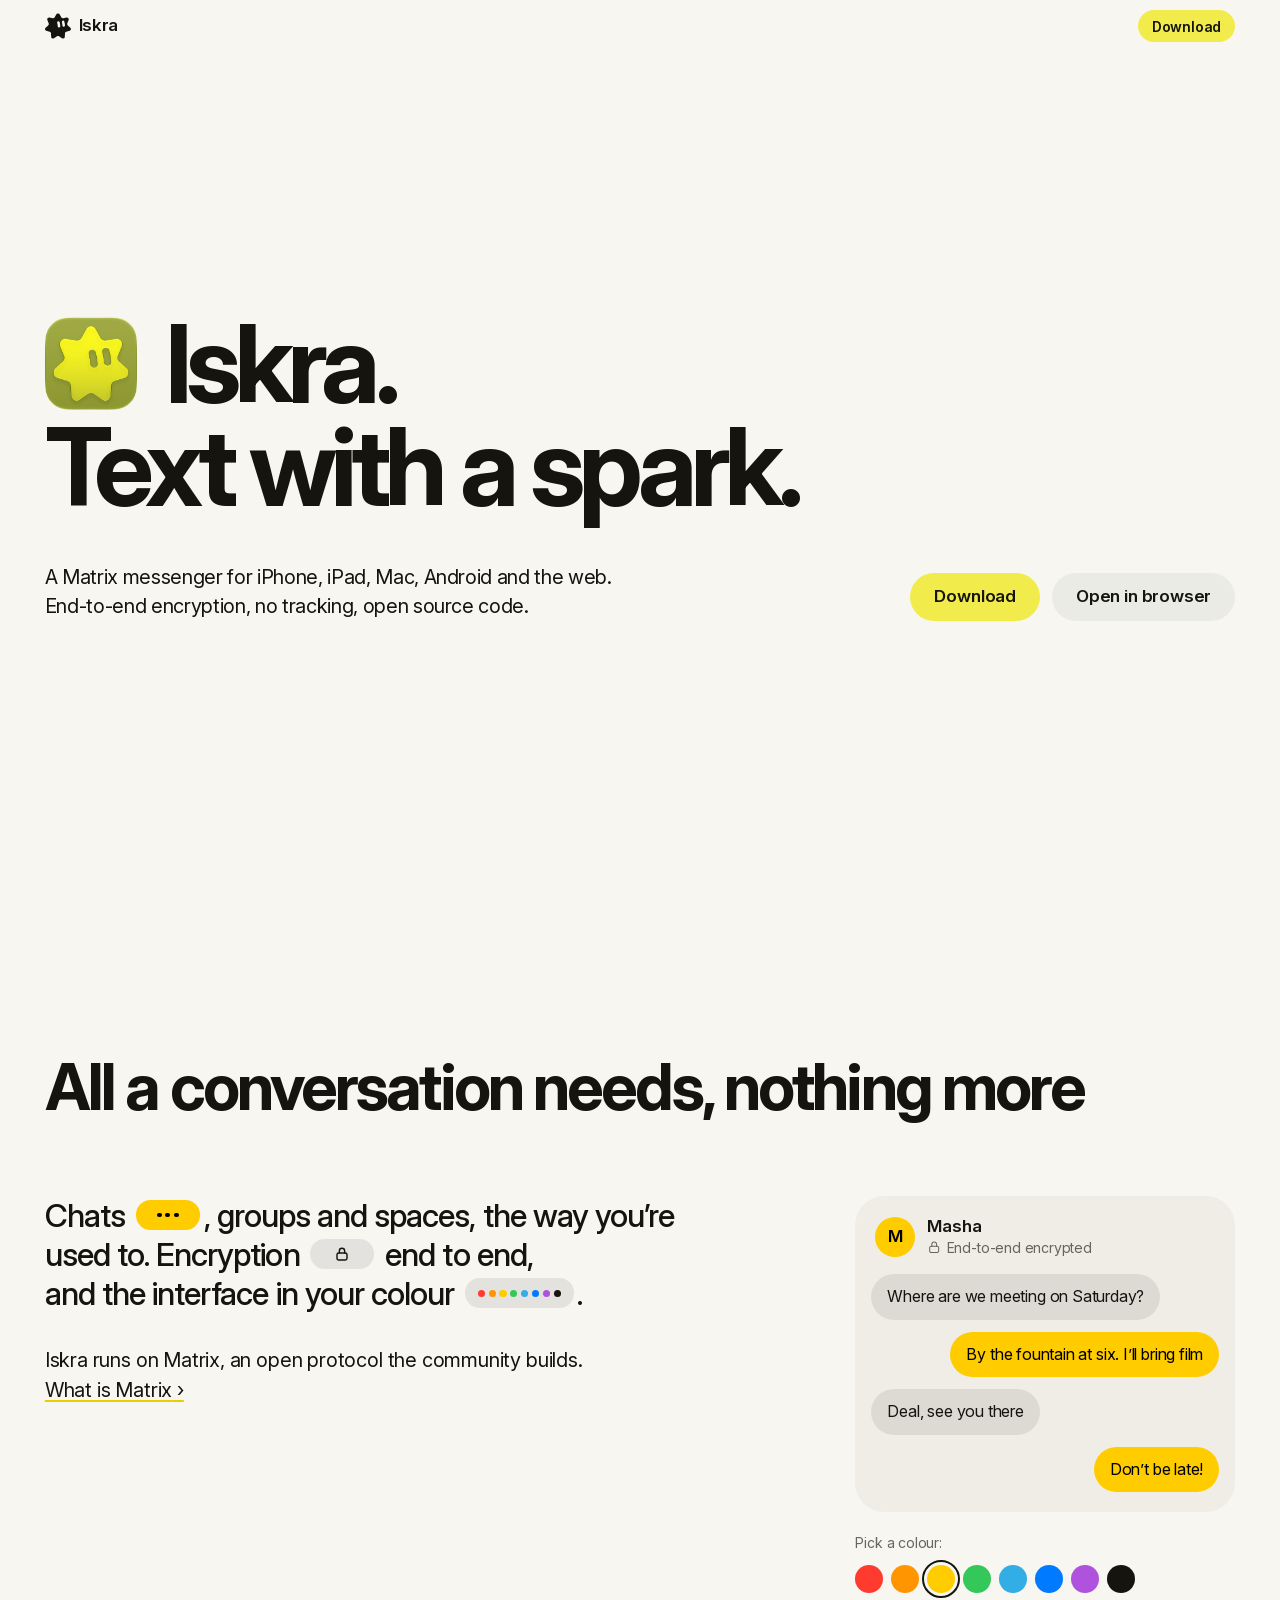
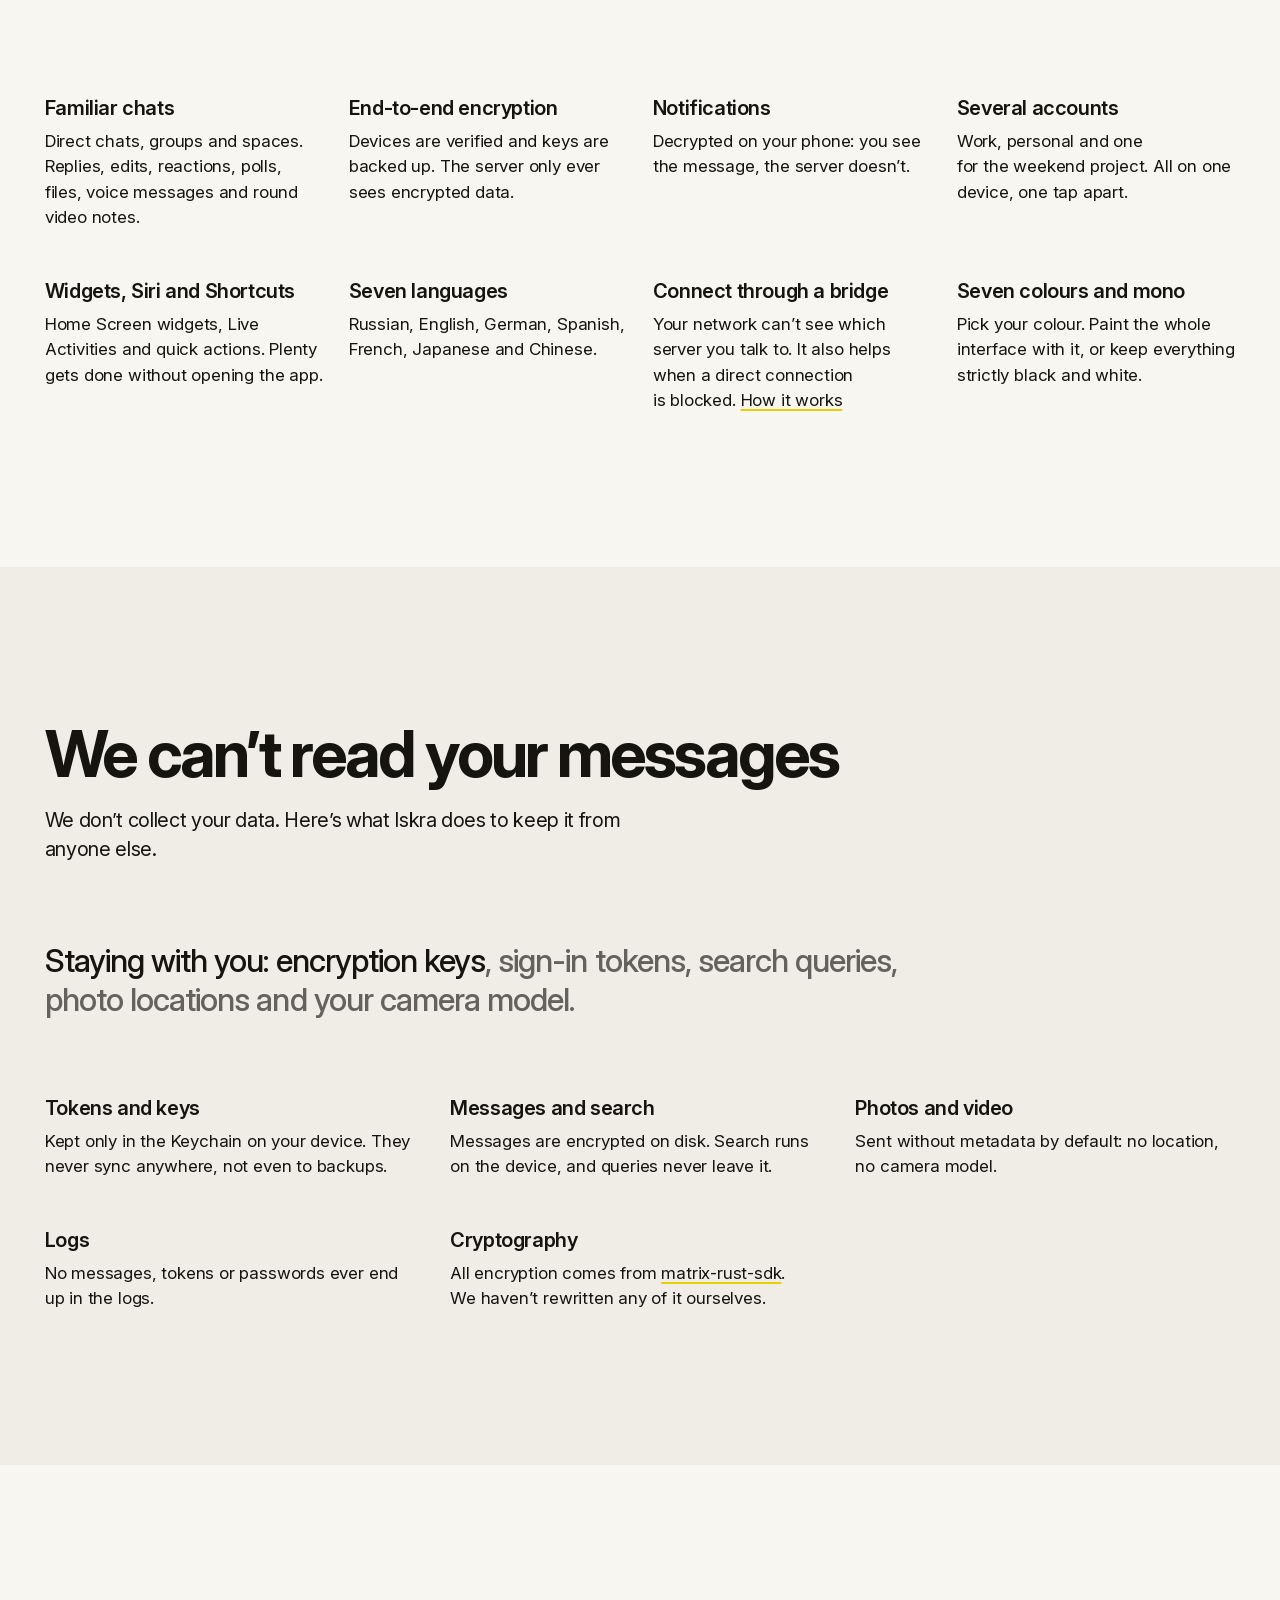
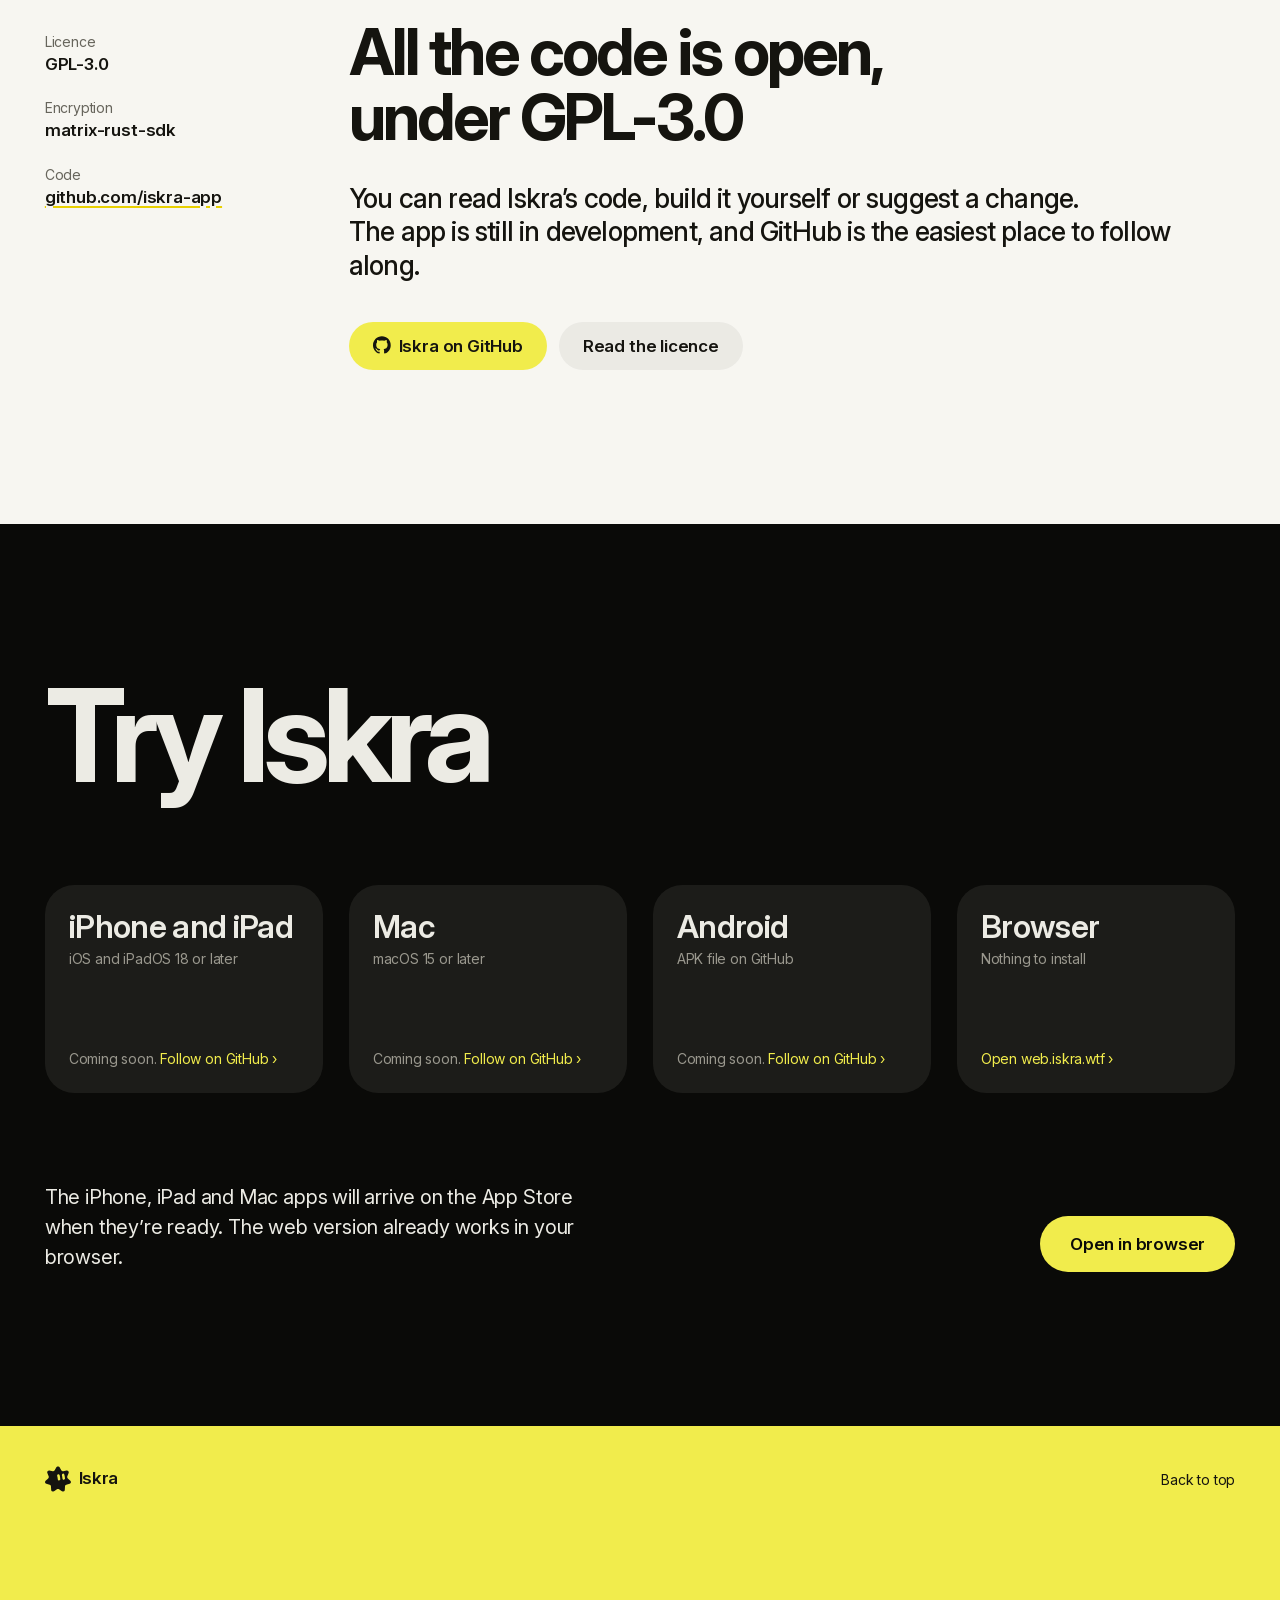
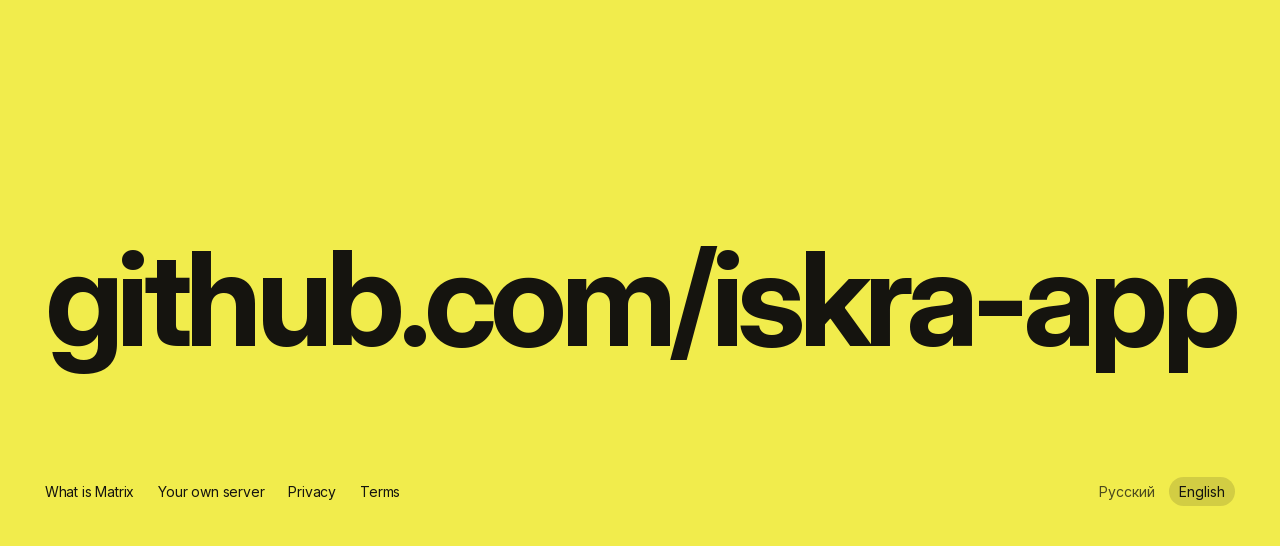
<file: index.html>
<!doctype html>
<html lang="ru">
<head>
  <meta charset="utf-8">
  <meta name="viewport" content="width=device-width, initial-scale=1, viewport-fit=cover">
  <title>Iskra — мессенджер на Matrix для iPhone, iPad и Mac</title>
  <meta name="description" content="Iskra — спокойный мессенджер на Matrix для iPhone, iPad и Mac. Сквозное шифрование и открытый код под GPL-3.0. Сейчас в разработке.">
  <meta name="color-scheme" content="light dark">
  <meta name="theme-color" content="#f7f6f1" media="(prefers-color-scheme: light)">
  <meta name="theme-color" content="#0a0a08" media="(prefers-color-scheme: dark)">
  <link rel="canonical" href="https://iskra.wtf/">
  <meta property="og:type" content="website">
  <meta property="og:site_name" content="Iskra">
  <meta property="og:title" content="Iskra — мессенджер на Matrix">
  <meta property="og:description" content="Пиши искренне.">
  <meta property="og:url" content="https://iskra.wtf/">
  <meta property="og:locale" content="ru_RU">
  <meta property="og:locale:alternate" content="en_US">
  <meta property="og:image" content="https://iskra.wtf/assets/og.png">
  <meta property="og:image:type" content="image/png">
  <meta property="og:image:width" content="1200">
  <meta property="og:image:height" content="630">
  <meta property="og:image:alt" content="Иконка Iskra и надпись: Iskra, мессенджер на Matrix для iPhone, iPad и Mac">
  <meta name="twitter:card" content="summary_large_image">
  <meta name="twitter:title" content="Iskra — мессенджер на Matrix">
  <meta name="twitter:description" content="Пиши искренне.">
  <meta name="twitter:image" content="https://iskra.wtf/assets/og.png">
  <link rel="icon" href="assets/favicon.svg" type="image/svg+xml">
  <link rel="icon" href="icon.png" type="image/png">
  <link rel="apple-touch-icon" href="icon.png">
  <link rel="preload" as="image" href="assets/icons/spark.png">
  <link rel="preload" as="font" type="font/woff2" href="assets/fonts/inter-variable.woff2" crossorigin>
  <link rel="stylesheet" href="assets/fonts/inter.css">
  <link rel="stylesheet" href="assets/site.css">
  <noscript><style>.hero.is-waiting .hero__line, .hero.is-waiting .hero__sub, .hero.is-waiting .hero__foot { opacity: 1; }</style></noscript>
</head>
<body>

  <!-- Русский текст — прямо в разметке; английский — в EN внизу, по тем же ключам data-i18n. -->
  <header class="nav" id="nav">
    <div class="wrap">
      <a class="brand" href="#top"><svg viewBox="0 0 747 731" aria-hidden="true"><use href="assets/sprite.svg#spark"/></svg>Iskra</a>
      <a class="button button--primary button--small" href="#download" data-i18n="nav.download">Скачать</a>
    </div>
  </header>

  <main id="top">
    <section class="hero is-waiting" id="hero">
      <div class="wrap">
        <h1 class="hero__title">
          <span class="hero__line"><span class="appicon" id="appicon" role="img" aria-label="Иконка Iskra" data-i18n-aria="hero.icon"><img class="is-on" src="assets/icons/spark.png" alt="" width="640" height="640"></span> <span class="hero__name">Iskra.</span></span><br>
          <span class="hero__sub" data-i18n="hero.sub">Пиши искренне.</span>
        </h1>
        <div class="hero__foot">
          <p class="hero__body" data-i18n="hero.body">Мессенджер на&nbsp;Matrix для&nbsp;iPhone, iPad, Mac, Android и&nbsp;веба. Сквозное шифрование, слежки нет, исходный код открыт.</p>
          <div class="hero__cta">
            <a class="button button--primary" id="get" href="#download"><span id="get-label" data-i18n="nav.download">Скачать</span></a>
            <a class="button button--plain" href="https://web.iskra.wtf" target="_blank" rel="noopener" data-i18n="hero.web">Открыть в&nbsp;браузере</a>
          </div>
        </div>
      </div>
    </section>

    <section class="section" id="features" data-nav-solid data-accent="yellow">
      <div class="wrap">
        <h2 class="title" data-reveal data-i18n="features.title">Всё&nbsp;для&nbsp;разговора, ничего лишнего</h2>

        <div class="split">
          <div class="split__text" data-reveal>
            <p class="statement">
              <span data-i18n="st.a">Чаты</span>
              <span class="slot slot--bubble" aria-hidden="true"><span class="slot__in"><i></i><i></i><i></i></span></span><span data-i18n="st.b">, группы и&nbsp;пространства&nbsp;— как&nbsp;вы&nbsp;привыкли. Шифрование</span>
              <span class="slot slot--lock" aria-hidden="true"><span class="slot__in"><svg class="icon"><use href="assets/sprite.svg#i-lock"/></svg></span></span>
              <span data-i18n="st.c">сквозное, а&nbsp;интерфейс&nbsp;— в&nbsp;вашем цвете</span>
              <span class="slot slot--dots" aria-hidden="true"><span class="slot__in"><i data-accent="red"></i><i data-accent="orange"></i><i data-accent="yellow"></i><i data-accent="green"></i><i data-accent="cyan"></i><i data-accent="blue"></i><i data-accent="violet"></i><i data-accent="mono"></i></span></span><span>.</span>
            </p>
            <p class="note-line" data-i18n="features.p">Iskra работает на&nbsp;Matrix&nbsp;— открытом протоколе, который развивает сообщество. <a class="more" href="matrix">Что&nbsp;такое Matrix</a></p>
          </div>

          <figure class="chat" data-ui data-reveal id="chat">
            <div class="chat__window">
              <div class="chat__head">
                <span class="chat__avatar" aria-hidden="true">М</span>
                <span class="chat__who"><b data-i18n="chat.name">Маша</b><small><svg class="icon" aria-hidden="true"><use href="assets/sprite.svg#i-lock"/></svg><span data-i18n="chat.e2ee">Сквозное шифрование</span></small></span>
              </div>
              <ol class="chat__log">
                <li class="in" data-i18n="chat.m1">Где встречаемся в&nbsp;субботу?</li>
                <li class="out" data-i18n="chat.m2">У&nbsp;фонтана в&nbsp;шесть. Возьму плёнку</li>
                <li class="in" data-i18n="chat.m3">Договорились, до&nbsp;встречи</li>
                <li class="out" data-i18n="chat.m4">Не&nbsp;опаздывай!</li>
              </ol>
            </div>
            <figcaption>
              <span data-i18n="chat.pick">Выберите цвет:</span>
              <span class="picker" role="group" aria-label="Цвет интерфейса" data-i18n-aria="chat.pickAria">
                <button type="button" data-accent="red" aria-label="Красный" data-i18n-aria="c.red"></button>
                <button type="button" data-accent="orange" aria-label="Оранжевый" data-i18n-aria="c.orange"></button>
                <button type="button" data-accent="yellow" aria-label="Жёлтый" data-i18n-aria="c.yellow" aria-pressed="true"></button>
                <button type="button" data-accent="green" aria-label="Зелёный" data-i18n-aria="c.green"></button>
                <button type="button" data-accent="cyan" aria-label="Голубой" data-i18n-aria="c.cyan"></button>
                <button type="button" data-accent="blue" aria-label="Синий" data-i18n-aria="c.blue"></button>
                <button type="button" data-accent="violet" aria-label="Фиолетовый" data-i18n-aria="c.violet"></button>
                <button type="button" data-accent="mono" aria-label="Чёрно-белый" data-i18n-aria="c.mono"></button>
              </span>
            </figcaption>
          </figure>
        </div>

        <ul class="features" data-reveal>
          <li><h3 data-i18n="f.chats.t">Привычные чаты</h3><p data-i18n="f.chats.p">Личные чаты, группы и&nbsp;пространства. Ответы, правки, реакции, опросы, файлы, голосовые и&nbsp;видео в&nbsp;кружке.</p></li>
          <li><h3 data-i18n="f.e2ee.t">Сквозное шифрование</h3><p data-i18n="f.e2ee.p">Устройства подтверждаются, ключи хранятся в&nbsp;резервной копии. Сервер видит только зашифрованные данные.</p></li>
          <li><h3 data-i18n="f.push.t">Уведомления</h3><p data-i18n="f.push.p">Расшифровываются на&nbsp;телефоне: вы&nbsp;видите текст, а&nbsp;сервер&nbsp;— нет.</p></li>
          <li><h3 data-i18n="f.accounts.t">Несколько аккаунтов</h3><p data-i18n="f.accounts.p">Рабочий, личный и&nbsp;ещё&nbsp;один для&nbsp;проекта на&nbsp;выходных. Все&nbsp;на&nbsp;одном устройстве, переключаются одним касанием.</p></li>
          <li><h3 data-i18n="f.widgets.t">Виджеты, Siri и&nbsp;Команды</h3><p data-i18n="f.widgets.p">Виджеты на&nbsp;экране «Домой», Live Activities и&nbsp;быстрые действия. Многое можно сделать, не&nbsp;открывая приложение.</p></li>
          <li><h3 data-i18n="f.languages.t">Семь языков</h3><p data-i18n="f.languages.p">Русский, английский, немецкий, испанский, французский, японский и&nbsp;китайский.</p></li>
          <li><h3 data-i18n="f.bridge.t">Подключение через мост</h3><p data-i18n="f.bridge.p">Сеть не&nbsp;видит, с&nbsp;каким сервером вы&nbsp;общаетесь. И&nbsp;выручит, если напрямую не&nbsp;пускают. <a href="https://github.com/iskra-app/iskra-bridge">Как&nbsp;это&nbsp;работает</a></p></li>
          <li><h3 data-i18n="f.colors.t">Семь цветов и&nbsp;моно</h3><p data-i18n="f.colors.p">Выберите свой цвет. Им&nbsp;можно раскрасить весь интерфейс, а&nbsp;можно оставить всё&nbsp;строгим чёрно-белым.</p></li>
        </ul>
      </div>
    </section>

    <section class="section section--tone" id="privacy">
      <div class="wrap">
        <div class="privacy__head" data-reveal>
          <h2 class="title" data-i18n="privacy.title">Мы не&nbsp;читаем вашу переписку</h2>
          <p class="lead" data-i18n="privacy.p">Мы&nbsp;не&nbsp;собираем ваши данные. Вот что&nbsp;Iskra делает, чтобы они не&nbsp;достались никому другому.</p>
        </div>
        <p class="statement litlist" id="litlist" data-reveal>
          <span class="litlist__lead" data-i18n="lit.lead">Остаются у&nbsp;вас:</span>
          <span class="lit" data-i18n="lit.1">ключи шифрования</span>, <span class="lit" data-i18n="lit.2">токены входа</span>, <span class="lit" data-i18n="lit.3">поисковые запросы</span>, <span class="lit" data-i18n="lit.4">геометки фотографий</span> <span data-i18n="lit.and">и</span> <span class="lit" data-i18n="lit.5">модель камеры</span>.
        </p>
        <ul class="facts" data-reveal>
          <li><h3 data-i18n="p.keys.t">Токены и&nbsp;ключи</h3><p data-i18n="p.keys.p">Хранятся только в&nbsp;Связке ключей на&nbsp;устройстве. Они никуда не&nbsp;синхронизируются, даже в&nbsp;резервные копии.</p></li>
          <li><h3 data-i18n="p.messages.t">Сообщения и&nbsp;поиск</h3><p data-i18n="p.messages.p">Сообщения на&nbsp;диске зашифрованы. Поиск работает на&nbsp;самом устройстве, запросы никуда не&nbsp;отправляются.</p></li>
          <li><h3 data-i18n="p.media.t">Фото и&nbsp;видео</h3><p data-i18n="p.media.p">По&nbsp;умолчанию отправляются без&nbsp;метаданных: без&nbsp;геометок и&nbsp;без&nbsp;модели камеры.</p></li>
          <li><h3 data-i18n="p.logs.t">Логи</h3><p data-i18n="p.logs.p">В&nbsp;логи не&nbsp;попадают ни&nbsp;сообщения, ни&nbsp;токены, ни&nbsp;пароли.</p></li>
          <li><h3 data-i18n="p.crypto.t">Криптография</h3><p data-i18n="p.crypto.p">Всё&nbsp;шифрование берётся из&nbsp;<a href="https://github.com/matrix-org/matrix-rust-sdk">matrix-rust-sdk</a>. Мы&nbsp;ничего в&nbsp;нём не&nbsp;переписывали сами.</p></li>
        </ul>
      </div>
    </section>

    <section class="section" id="open-source">
      <div class="wrap oss">
        <dl class="oss__facts" data-reveal>
          <div><dt data-i18n="oss.f.license">Лицензия</dt><dd>GPL-3.0</dd></div>
          <div><dt data-i18n="oss.f.crypto">Шифрование</dt><dd>matrix-rust-sdk</dd></div>
          <div><dt data-i18n="oss.f.code">Код</dt><dd><a href="https://github.com/iskra-app">github.com/iskra-app</a></dd></div>
        </dl>
        <div class="oss__text" data-reveal>
          <h2 class="title" data-i18n="oss.title">Весь код открыт, лицензия GPL-3.0</h2>
          <p class="oss__p"><span data-i18n="oss.p">Код Iskra можно прочитать, собрать самостоятельно или&nbsp;предложить в&nbsp;него правку. Приложение ещё&nbsp;в&nbsp;разработке, и&nbsp;следить за&nbsp;ним удобнее всего на&nbsp;GitHub.</span></p>
          <div class="oss__links">
            <a class="button button--primary" href="https://github.com/iskra-app"><svg class="logo" aria-hidden="true"><use href="assets/sprite.svg#l-github"/></svg><span data-i18n="oss.github">Iskra на&nbsp;GitHub</span></a>
            <a class="button button--plain" href="https://github.com/iskra-app/iskra/blob/main/LICENSE" data-i18n="oss.license">Текст лицензии</a>
          </div>
        </div>
      </div>
    </section>

    <section class="section invert download" id="download">
      <div class="wrap">
        <h2 class="display" data-reveal data-i18n="dl.title">Попробуйте Iskra</h2>
        <div class="platforms" id="platforms" data-reveal>
          <div class="platform" data-platform="ios">
            <h3 data-i18n="dl.ios.t">iPhone и&nbsp;iPad</h3>
            <p class="req" data-i18n="dl.ios.req">iOS и&nbsp;iPadOS 18 или&nbsp;новее</p>
            <p class="act"></p>
          </div>
          <div class="platform" data-platform="mac">
            <h3>Mac</h3>
            <p class="req" data-i18n="dl.mac.req">macOS 15 или&nbsp;новее</p>
            <p class="act"></p>
          </div>
          <div class="platform" data-platform="android">
            <h3>Android</h3>
            <p class="req" data-i18n="dl.android.req">Файл APK на&nbsp;GitHub</p>
            <p class="act"></p>
          </div>
          <div class="platform" data-platform="web">
            <h3 data-i18n="dl.web.t">Браузер</h3>
            <p class="req" data-i18n="dl.web.req">Ничего не&nbsp;нужно устанавливать</p>
            <p class="act"><a class="more" href="https://web.iskra.wtf" target="_blank" rel="noopener" data-i18n="dl.web.act">Открыть web.iskra.wtf</a></p>
          </div>
        </div>
        <div class="download__foot" data-reveal>
          <p data-i18n="dl.p">Приложения для&nbsp;iPhone, iPad и&nbsp;Mac появятся в&nbsp;App Store, когда будут готовы. Веб-версия уже&nbsp;работает в&nbsp;браузере.</p>
          <a class="button button--primary button--large" href="https://web.iskra.wtf" target="_blank" rel="noopener" data-i18n="hero.web">Открыть в&nbsp;браузере</a>
        </div>
      </div>
    </section>
  </main>

  <footer class="footer">
    <div class="wrap">
      <div class="footer__top">
        <a class="brand" href="./"><svg viewBox="0 0 747 731" aria-hidden="true"><use href="assets/sprite.svg#spark"/></svg>Iskra</a>
        <a href="#" data-i18n="footer.top">Наверх</a>
      </div>
      <a class="footer__big" href="https://github.com/iskra-app">github.com/iskra-app</a>
      <div class="footer__meta">
        <nav aria-label="Ссылки" data-i18n-aria="footer.links">
          <a href="matrix" data-i18n="footer.matrix">Что&nbsp;такое Matrix</a>
          <a href="server" data-i18n="footer.server">Свой сервер</a>
          <a href="privacy" data-i18n="footer.privacy">Конфиденциальность</a>
          <a href="terms" data-i18n="footer.terms">Условия</a>
        </nav>
        <div class="lang" role="group" aria-label="Язык / Language">
          <button type="button" data-lang="ru" lang="ru">Русский</button>
          <button type="button" data-lang="en" lang="en">English</button>
        </div>
      </div>
    </div>
  </footer>

  <script src="assets/site.js"></script>
  <script>
    // Пока приложение в разработке, кнопки говорят «скоро» и ведут на GitHub.
    // После выхода поставьте RELEASED = true и настоящие ссылки на магазины.
    const RELEASED = false;
    const LINKS = {
      ios: 'https://apps.apple.com/app/iskra/id0000000000',
      mac: 'https://apps.apple.com/app/iskra/id0000000000?mt=12',
      android: 'https://github.com/iskra-app/iskra/releases/latest',
      soon: 'https://github.com/iskra-app',
    };

    // ── Тексты ──
    // Русские лежат в разметке и читаются оттуда; здесь — английские и те, что собирает скрипт.
    const EN = {
      'meta.title': 'Iskra\u00a0— a\u00a0Matrix messenger for\u00a0iPhone, iPad and\u00a0Mac',
      'meta.description': 'Iskra is\u00a0a\u00a0calm Matrix messenger for\u00a0iPhone, iPad and\u00a0Mac. End-to-end encryption and\u00a0open source under GPL-3.0. In\u00a0development.',
      'nav.download': 'Download',
      'hero.icon': 'Iskra app icon',
      'hero.sub': 'Text with a&nbsp;spark.',
      'hero.body': 'A&nbsp;Matrix messenger for&nbsp;iPhone, iPad, Mac, Android and&nbsp;the&nbsp;web. End-to-end encryption, no&nbsp;tracking, open source code.',
      'hero.web': 'Open in&nbsp;browser',
      'features.title': 'All a&nbsp;conversation needs, nothing more',
      'st.a': 'Chats',
      'st.b': ', groups and&nbsp;spaces, the&nbsp;way you’re used to. Encryption',
      'st.c': 'end to&nbsp;end, and&nbsp;the&nbsp;interface in&nbsp;your colour',
      'chat.name': 'Masha',
      'chat.e2ee': 'End-to-end encrypted',
      'chat.m1': 'Where are we&nbsp;meeting on&nbsp;Saturday?',
      'chat.m2': 'By&nbsp;the&nbsp;fountain at&nbsp;six. I’ll bring film',
      'chat.m3': 'Deal, see you&nbsp;there',
      'chat.m4': 'Don’t be&nbsp;late!',
      'chat.pick': 'Pick a&nbsp;colour:',
      'chat.pickAria': 'Interface colour',
      'c.red': 'Red', 'c.orange': 'Orange', 'c.yellow': 'Yellow', 'c.green': 'Green',
      'c.cyan': 'Cyan', 'c.blue': 'Blue', 'c.violet': 'Violet', 'c.mono': 'Black and\u00a0white',
      'features.p': 'Iskra runs on&nbsp;Matrix, an&nbsp;open protocol the community builds. <a class="more" href="matrix">What is&nbsp;Matrix</a>',
      'f.chats.t': 'Familiar chats',
      'f.chats.p': 'Direct chats, groups and&nbsp;spaces. Replies, edits, reactions, polls, files, voice messages and&nbsp;round video notes.',
      'f.e2ee.t': 'End-to-end encryption',
      'f.e2ee.p': 'Devices are verified and&nbsp;keys are backed up. The&nbsp;server only ever sees encrypted data.',
      'f.push.t': 'Notifications',
      'f.push.p': 'Decrypted on&nbsp;your phone: you&nbsp;see the&nbsp;message, the&nbsp;server doesn’t.',
      'f.accounts.t': 'Several accounts',
      'f.accounts.p': 'Work, personal and&nbsp;one for&nbsp;the&nbsp;weekend project. All on&nbsp;one device, one tap apart.',
      'f.widgets.t': 'Widgets, Siri and&nbsp;Shortcuts',
      'f.widgets.p': 'Home Screen widgets, Live Activities and&nbsp;quick actions. Plenty gets done without opening the&nbsp;app.',
      'f.languages.t': 'Seven languages',
      'f.languages.p': 'Russian, English, German, Spanish, French, Japanese and&nbsp;Chinese.',
      'f.bridge.t': 'Connect through a&nbsp;bridge',
      'f.bridge.p': 'Your network can’t see which server you talk to. It&nbsp;also helps when a&nbsp;direct connection is&nbsp;blocked. <a href="https://github.com/iskra-app/iskra-bridge">How it&nbsp;works</a>',
      'f.colors.t': 'Seven colours and&nbsp;mono',
      'f.colors.p': 'Pick your colour. Paint the&nbsp;whole interface with it, or&nbsp;keep everything strictly black and&nbsp;white.',
      'privacy.title': 'We&nbsp;can’t read your messages',
      'privacy.p': 'We&nbsp;don’t collect your data. Here’s what Iskra does to&nbsp;keep it&nbsp;from anyone else.',
      'lit.lead': 'Staying with you:',
      'lit.1': 'encryption keys',
      'lit.2': 'sign-in tokens',
      'lit.3': 'search queries',
      'lit.4': 'photo locations',
      'lit.and': 'and',
      'lit.5': 'your camera model',
      'p.keys.t': 'Tokens and&nbsp;keys',
      'p.keys.p': 'Kept only in&nbsp;the&nbsp;Keychain on&nbsp;your device. They never sync anywhere, not&nbsp;even to&nbsp;backups.',
      'p.messages.t': 'Messages and&nbsp;search',
      'p.messages.p': 'Messages are encrypted on&nbsp;disk. Search runs on&nbsp;the&nbsp;device, and&nbsp;queries never leave it.',
      'p.media.t': 'Photos and&nbsp;video',
      'p.media.p': 'Sent without metadata by&nbsp;default: no&nbsp;location, no&nbsp;camera model.',
      'p.logs.t': 'Logs',
      'p.logs.p': 'No&nbsp;messages, tokens or&nbsp;passwords ever end up&nbsp;in&nbsp;the&nbsp;logs.',
      'p.crypto.t': 'Cryptography',
      'p.crypto.p': 'All encryption comes from <a href="https://github.com/matrix-org/matrix-rust-sdk">matrix-rust-sdk</a>. We&nbsp;haven’t rewritten any of&nbsp;it&nbsp;ourselves.',
      'oss.f.license': 'Licence',
      'oss.f.crypto': 'Encryption',
      'oss.f.code': 'Code',
      'oss.title': 'All the&nbsp;code is&nbsp;open, under GPL-3.0',
      'oss.p': 'You&nbsp;can read Iskra’s code, build it&nbsp;yourself or&nbsp;suggest a&nbsp;change. The&nbsp;app is&nbsp;still in&nbsp;development, and&nbsp;GitHub is&nbsp;the&nbsp;easiest place to&nbsp;follow along.',
      'oss.github': 'Iskra on&nbsp;GitHub',
      'oss.license': 'Read the&nbsp;licence',
      'dl.title': 'Try Iskra',
      'dl.p': 'The&nbsp;iPhone, iPad and&nbsp;Mac apps will arrive on&nbsp;the&nbsp;App Store when they’re ready. The&nbsp;web version already works in&nbsp;your browser.',
      'dl.ios.t': 'iPhone and&nbsp;iPad',
      'dl.ios.req': 'iOS and&nbsp;iPadOS 18 or&nbsp;later',
      'dl.mac.req': 'macOS 15 or&nbsp;later',
      'dl.android.req': 'APK file on&nbsp;GitHub',
      'dl.web.t': 'Browser',
      'dl.web.req': 'Nothing to&nbsp;install',
      'dl.web.act': 'Open web.iskra.wtf',
    };

    // Строки, которые собирает скрипт, — на обоих языках.
    const DYNAMIC = {
      ru: {
        mine: 'Ваше устройство',
        soonNote: 'Скоро.',
        follow: 'Следить на\u00a0GitHub',
        soon: { ios: 'Скоро в\u00a0App Store', mac: 'Скоро в\u00a0Mac App Store', android: 'Скоро на\u00a0GitHub' },
        live: { ios: 'Загрузить в\u00a0App Store', mac: 'Загрузить в\u00a0Mac App Store', android: 'Скачать с\u00a0GitHub' },
      },
      en: {
        mine: 'Your device',
        soonNote: 'Coming soon.',
        follow: 'Follow on\u00a0GitHub',
        soon: { ios: 'Coming to\u00a0the App Store', mac: 'Coming to\u00a0the Mac App Store', android: 'Coming to\u00a0GitHub' },
        live: { ios: 'Download on\u00a0the App Store', mac: 'Download on\u00a0the Mac App Store', android: 'Download from GitHub' },
      },
    };

    // ── Кнопка скачивания под платформу ──
    // ios | ipad | mac | android | other. ?platform=… — проверить, как видят другие.
    function detectPlatform() {
      const forced = new URLSearchParams(location.search).get('platform');
      if (forced) return forced;
      const ua = navigator.userAgent;
      const p = (navigator.userAgentData && navigator.userAgentData.platform) || navigator.platform || '';
      if (/android/i.test(ua)) return 'android';
      if (/iPad/.test(ua) || (/Mac/i.test(p + ua) && navigator.maxTouchPoints > 1)) return 'ipad';
      if (/iPhone|iPod/.test(ua)) return 'ios';
      if (/Mac/i.test(p) || /Macintosh/.test(ua)) return 'mac';
      return 'other';
    }
    const STORE_KEY = { ios: 'ios', ipad: 'ios', mac: 'mac', android: 'android' };
    const LOGO = { ios: 'l-apple', mac: 'l-apple', android: 'l-github' };
    const mine = STORE_KEY[detectPlatform()];

    const get = document.getElementById('get');
    if (mine) {
      get.href = RELEASED ? LINKS[mine] : LINKS.soon;
      get.insertAdjacentHTML('afterbegin', `<svg class="logo" aria-hidden="true"><use href="assets/sprite.svg#${LOGO[mine]}"/></svg>`);
      get.querySelector('#get-label').removeAttribute('data-i18n');
    }

    function renderDownloads() {
      const d = DYNAMIC[Site.lang];
      if (mine) get.querySelector('#get-label').textContent = (RELEASED ? d.live : d.soon)[mine];
      document.querySelectorAll('#platforms .platform').forEach((card) => {
        const key = card.dataset.platform;
        card.querySelector('.platform__mine')?.remove();
        if (key === mine) {
          card.classList.add('is-mine');
          card.querySelector('h3').insertAdjacentHTML('afterend', `<p class="platform__mine">${d.mine}</p>`);
        }
        if (key === 'web') return;
        card.querySelector('.act').innerHTML = RELEASED
          ? `<a class="more" href="${LINKS[key]}">${d.live[key]}</a>`
          : `<span class="soon">${d.soonNote}</span> <a class="more" href="${LINKS.soon}">${d.follow}</a>`;
      });
    }


    // ── Иконка в заголовке меняется каждые 3 секунды ──
    // Все восемь иконок приложения, в том же порядке, что в его настройках.
    const ICONS = ['spark', 'chrome', 'garnet', 'brat', 'rio-de-janeiro', 'black-white', 'retro', 'letters'];
    const stage = document.getElementById('appicon');
    const imgs = [stage.querySelector('img')];
    const still = matchMedia('(prefers-reduced-motion: reduce)').matches;
    let current = 0;

    // Первый экран ждёт картинку иконки: когда она загружена и расшифрована, иконка, название,
    // шифр и описание стартуют одним сигналом — иначе текст успевает уйти вперёд, пока иконка
    // грузится. Если картинка не придёт, через полторы секунды экран показывается без неё.
    const first = imgs[0];
    const loaded = (first.complete ? Promise.resolve() : new Promise((done) => { first.onload = first.onerror = done; }))
      .then(() => first.decode && first.decode())
      .catch(() => {});
    const heroReady = Promise.race([loaded, new Promise((done) => setTimeout(done, 1500))]);

    if (!still) {
      ICONS.slice(1).forEach((id) => {
        const img = new Image(640, 640);
        img.alt = '';
        img.decoding = 'async';
        img.src = `assets/icons/${id}.png`;
        stage.appendChild(img);
        imgs.push(img);
      });
      setInterval(() => {
        if (document.hidden) return;
        const next = (current + 1) % imgs.length;
        if (!imgs[next].complete) return; // ещё грузится — покажем на следующем шаге
        imgs[current].classList.remove('is-on');
        imgs[next].classList.add('is-on');
        current = next;
      }, 3000);
    }

    // ── Цвет интерфейса в чате: семь цветов и моно, как в настройках приложения ──
    const chat = document.getElementById('chat');
    // Цвет красит и чат, и «пузырь» в тексте рядом с ним: пары цветов — в site.css, по data-accent.
    const scope = document.getElementById('features');
    chat.querySelectorAll('.picker button').forEach((b) => b.addEventListener('click', () => {
      chat.querySelectorAll('.picker button').forEach((x) => x.setAttribute('aria-pressed', String(x === b)));
      scope.dataset.accent = b.dataset.accent;
    }));

    // ── Что остаётся у вас: подсвечивается по одному пункту ──
    const lits = [...document.querySelectorAll('#litlist .lit')];
    let lit = 0;
    lits[0].classList.add('is-lit');
    if (!still) setInterval(() => {
      if (document.hidden) return;
      lits[lit].classList.remove('is-lit');
      lit = (lit + 1) % lits.length;
      lits[lit].classList.add('is-lit');
    }, 2000);

    Site.init({ en: EN, onLanguage: renderDownloads, reveal: true });


    // ── Подзаголовок и описание «расшифровываются» при загрузке ──
    // Сначала вместо букв случайные знаки, потом слева направо проступает настоящий текст.
    // Чтобы текст не прыгал: на время эффекта каждая буква стоит в своей ячейке ровно той
    // ширины, что у настоящей буквы на этом месте (вместе с кернингом), а переносы строк
    // закреплены там же, где они стоят у настоящего текста. В конце ячейки снова меняются
    // на обычный текст — он ложится точно туда же.
    // Запускается после Site.init: тот читает русский текст из разметки.
    function decrypt(el, { start, spread }) {
      const CLASSES = [
        'абвгдежзийклмнопрстуфхцчшщыьэюя', 'АБВГДЕЖЗИКЛМНОПРСТУФХЦЧШЩЭЮЯ',
        'abcdefghijklmnopqrstuvwxyz', 'ABCDEFGHIJKLMNOPQRSTUVWXYZ', '0123456789',
      ];
      const SYMBOLS = '#%&*$@+=<>?';
      const fakeFor = (ch) => {
        const own = CLASSES.find((set) => set.includes(ch));
        const list = !own || Math.random() < 0.15 ? SYMBOLS : own;
        return list[Math.floor(Math.random() * list.length)];
      };

      // Ширина каждой буквы и места переносов — у настоящего текста, до подмены.
      const walker = document.createTreeWalker(el, NodeFilter.SHOW_TEXT);
      const nodes = [];
      const range = document.createRange();
      while (walker.nextNode()) nodes.push(walker.currentNode);
      const cells = [];
      let top = null;
      let lastSpace = null;
      const items = nodes.map((node) => {
        const chars = [...node.data].map((ch, i) => {
          range.setStart(node, i);
          range.setEnd(node, i + 1);
          const rect = range.getBoundingClientRect();
          const cell = { ch, left: rect.left, top: rect.top, width: rect.width, br: false };
          if (/\s/.test(ch)) lastSpace = cell;
          else if (rect.width) {
            if (top !== null && rect.top > top + 1 && lastSpace) lastSpace.br = true;
            top = rect.top;
          }
          return cell;
        });
        return { node, chars };
      });
      // Ширина ячейки — до начала следующей буквы на той же строке: так в неё входят и
      // кернинг, и межбуквенный интервал, и строка из ячеек совпадает с настоящей до пикселя.
      const flat = items.flatMap(({ chars }) => chars);
      flat.forEach((c, i) => {
        const next = flat[i + 1];
        if (next && !c.br && Math.abs(next.top - c.top) < 1 && next.left > c.left) c.width = next.left - c.left;
      });

      const total = items.reduce((n, { chars }) => n + chars.length, 0);
      let offset = 0;
      const wrappers = items.map(({ node, chars }) => {
        const wrap = document.createElement('span');
        chars.forEach((c, i) => {
          if (c.br) { wrap.append(document.createElement('br')); return; }
          const span = document.createElement('span');
          span.style.cssText = `display:inline-block;width:${c.width}px;white-space:pre`;
          span.textContent = c.ch;
          wrap.append(span);
          if (/[\p{L}\p{N}]/u.test(c.ch)) {
            cells.push({ span, ch: c.ch, at: start + ((offset + i) / total) * spread + Math.random() * 150 });
          }
        });
        offset += chars.length;
        node.replaceWith(wrap);
        return { wrap, node };
      });
      el.style.whiteSpace = 'nowrap';

      const finish = () => {
        wrappers.forEach(({ wrap, node }) => { if (wrap.isConnected) wrap.replaceWith(node); });
        el.style.whiteSpace = '';
      };
      const t0 = performance.now();
      let last = -Infinity;
      (function frame(now) {
        if (!wrappers[0].wrap.isConnected) { el.style.whiteSpace = ''; return; } // переключили язык
        const t = now - t0;
        if (t - last >= 50) {
          last = t;
          cells.forEach((c) => { c.span.textContent = t >= c.at ? c.ch : fakeFor(c.ch); });
        }
        if (t < start + spread + 150) return requestAnimationFrame(frame);
        finish();
      })(t0);
    }

    heroReady.then(() => {
      document.getElementById('hero').classList.replace('is-waiting', 'is-shown');
      if (still) return;
      decrypt(document.querySelector('.hero__sub'), { start: 100, spread: 550 });
      decrypt(document.querySelector('.hero__body'), { start: 250, spread: 800 });
    });
  </script>
</body>
</html>
</file>
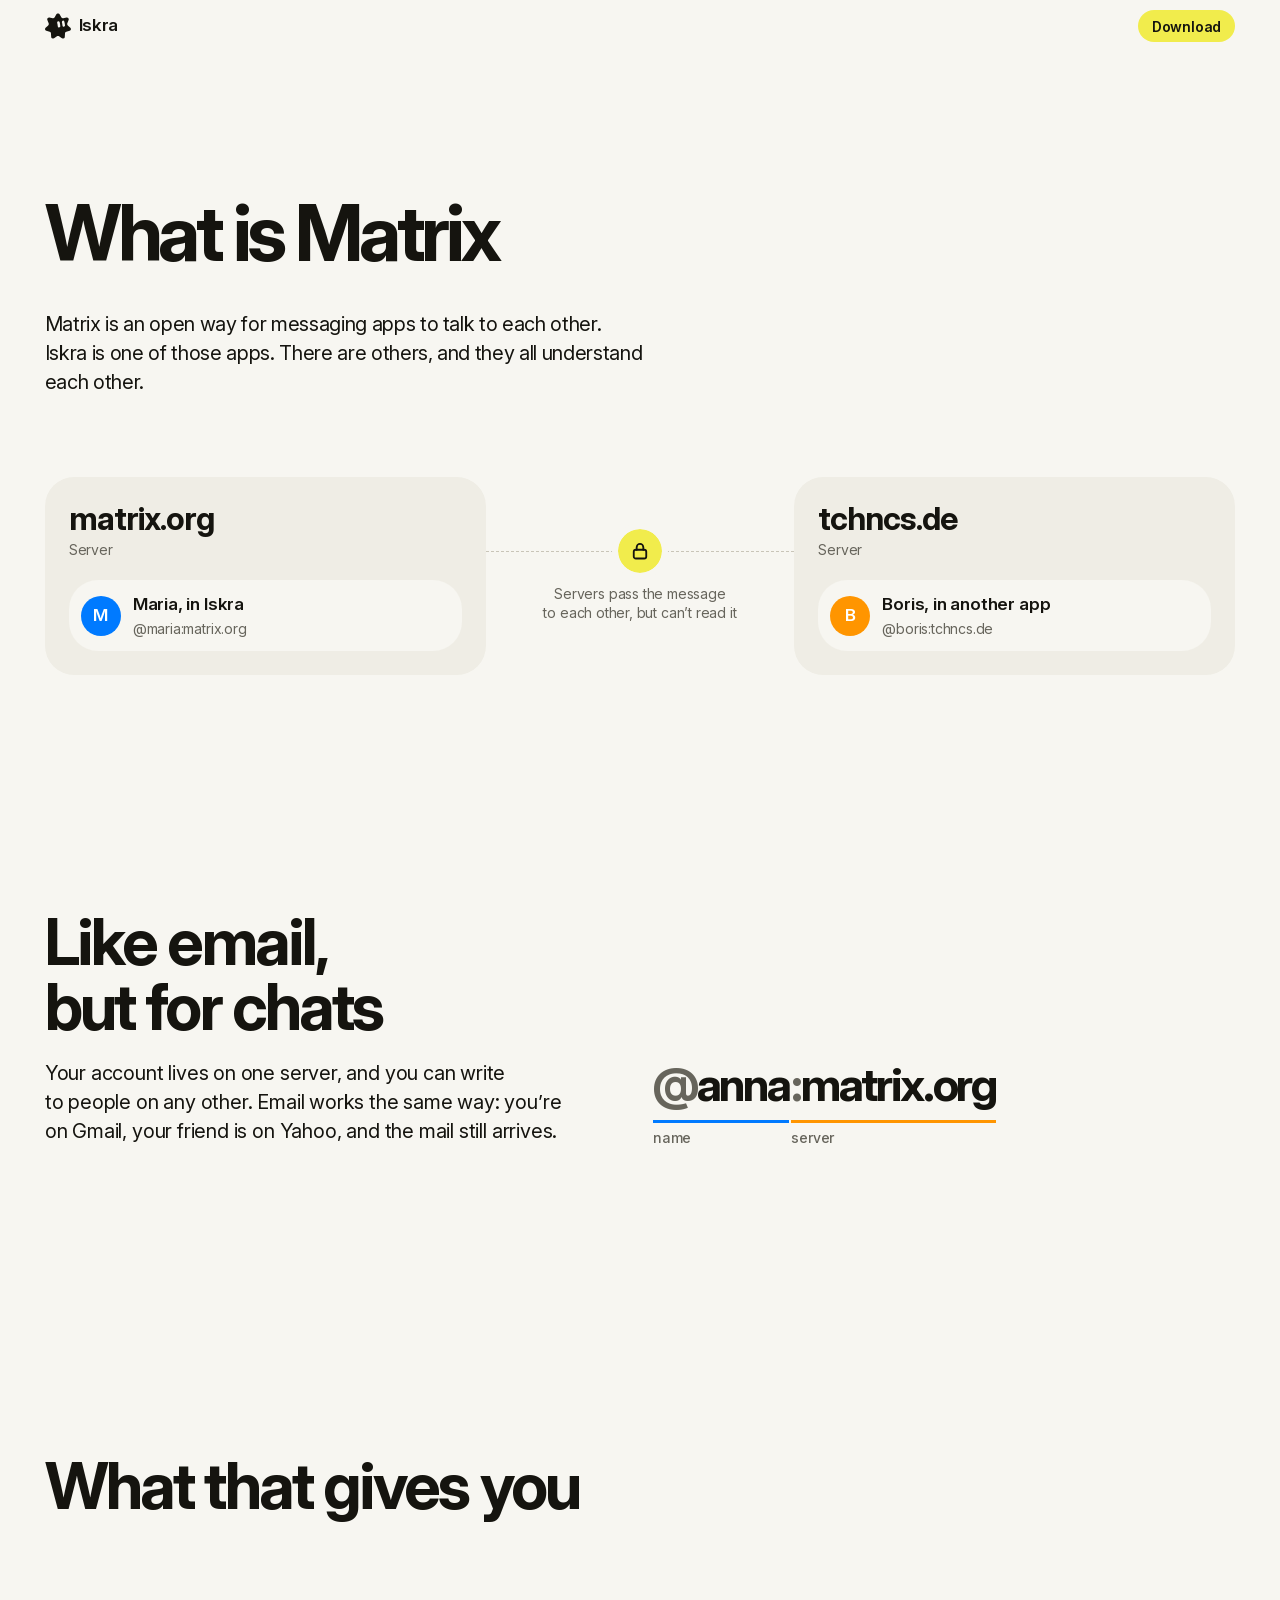
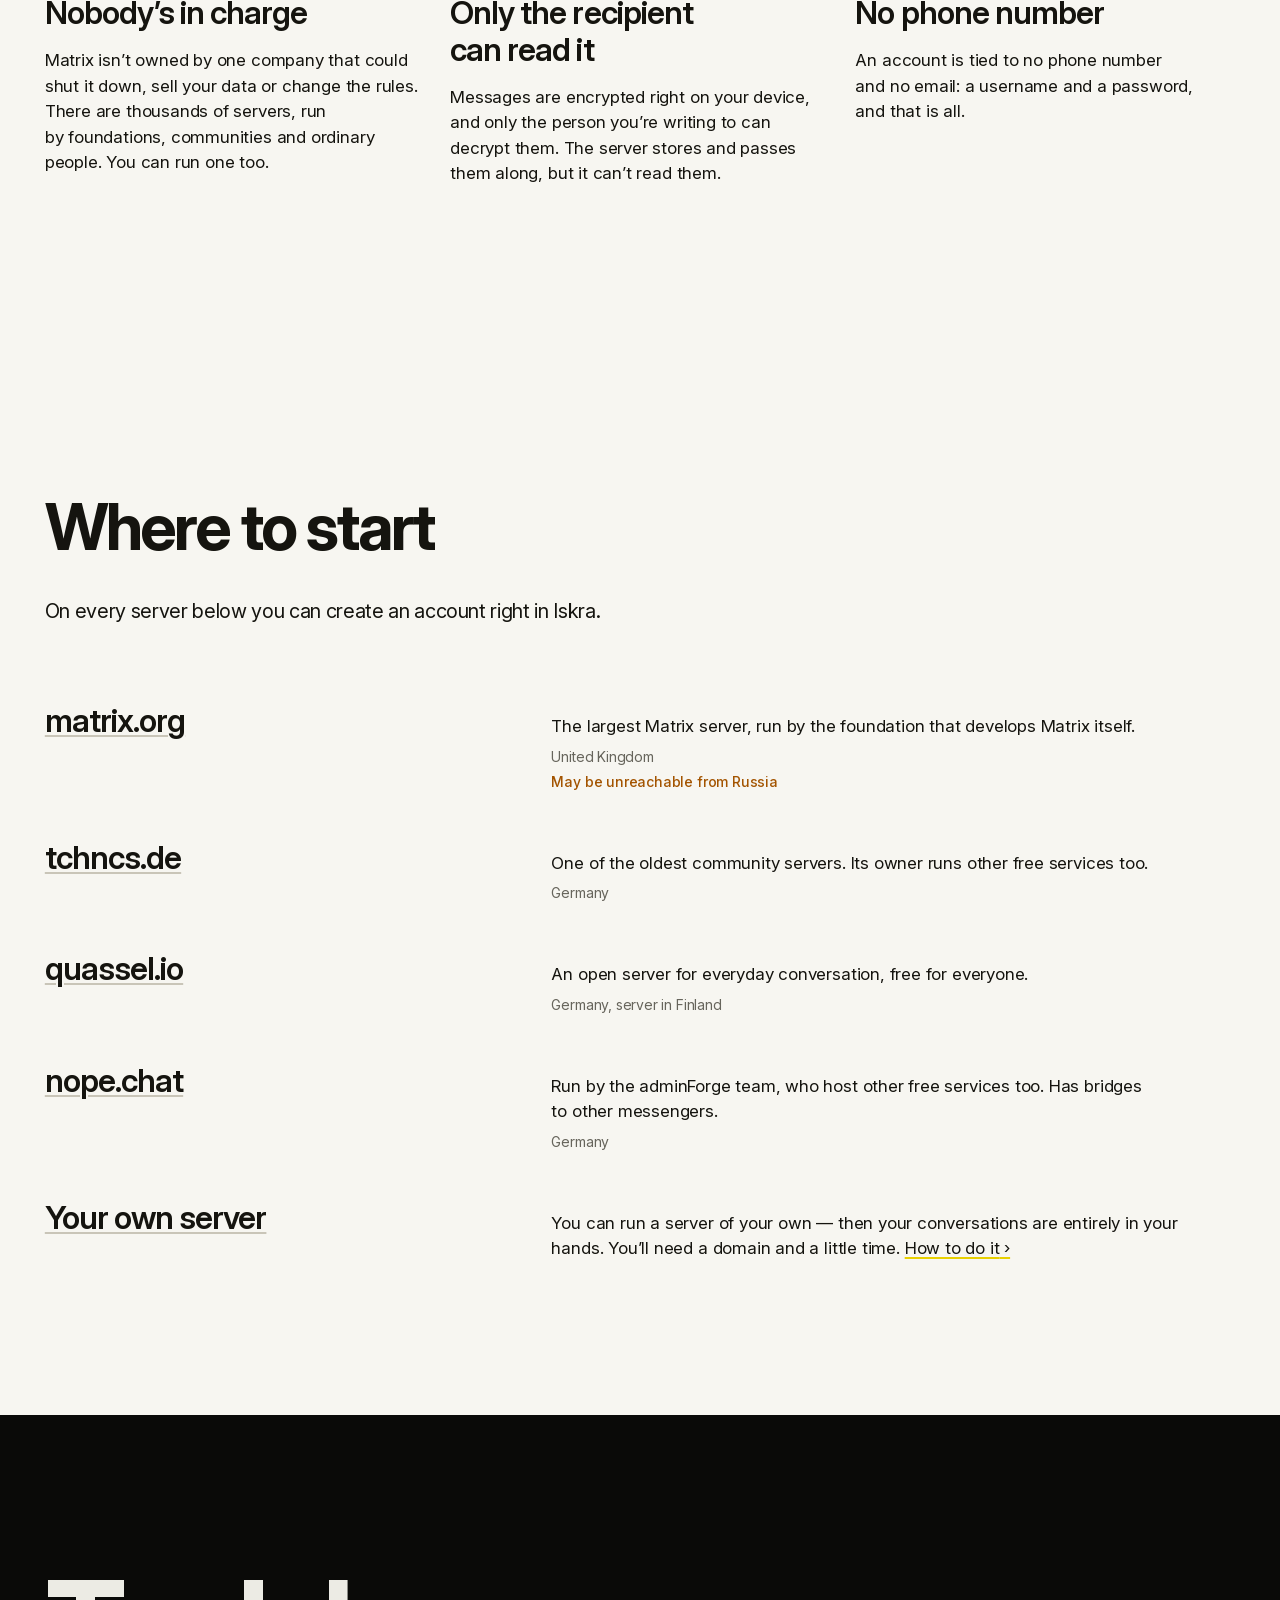
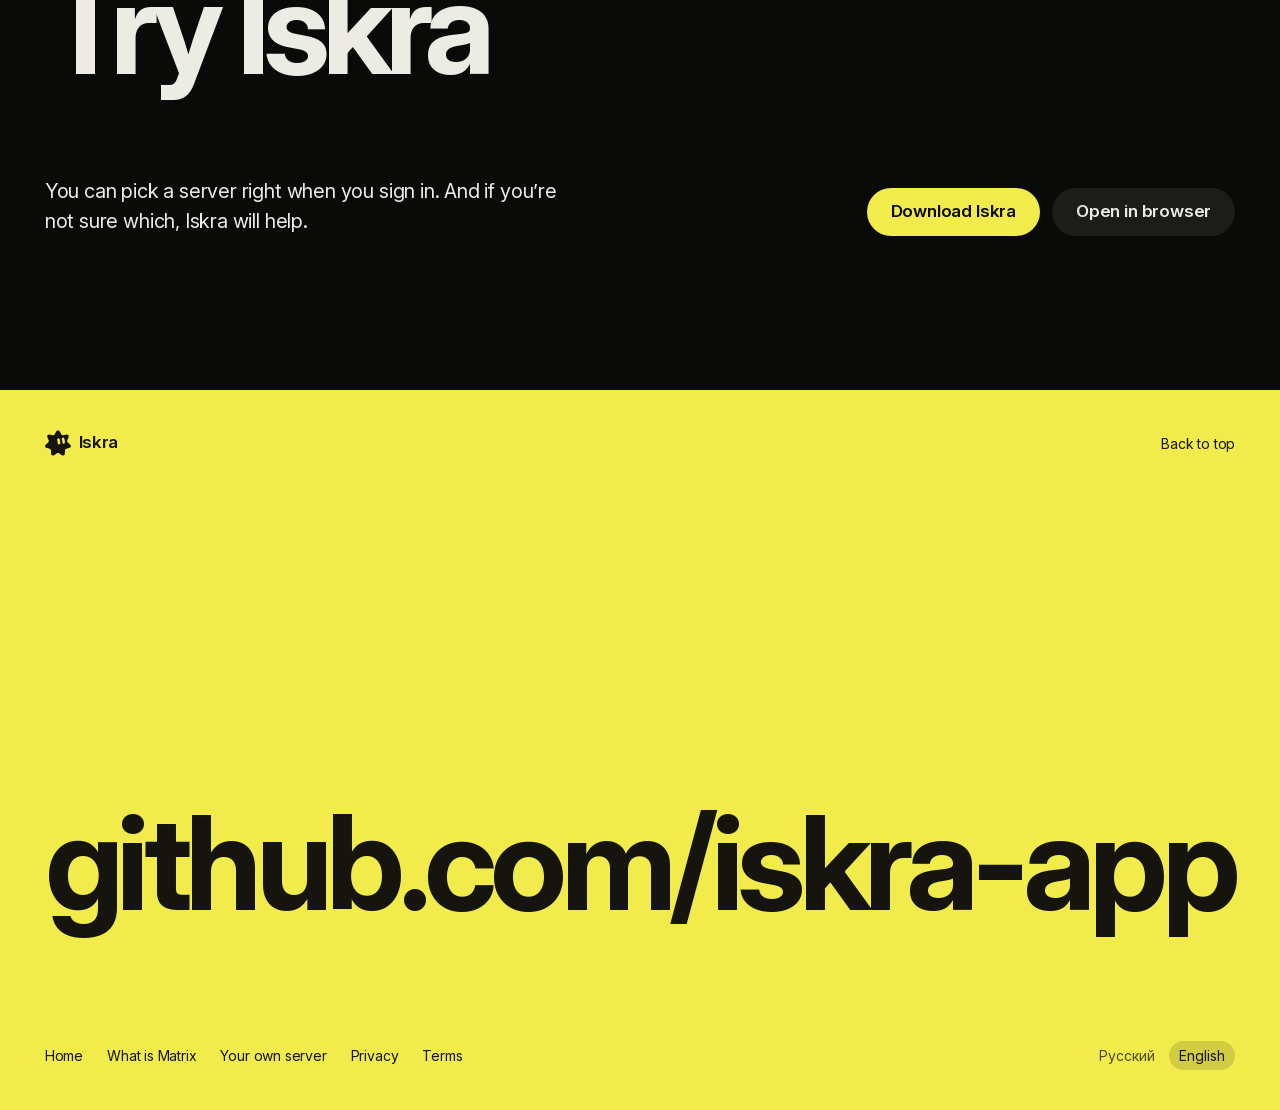
<file: matrix.html>
<!doctype html>
<html lang="ru">
<head>
  <meta charset="utf-8">
  <meta name="viewport" content="width=device-width, initial-scale=1, viewport-fit=cover">
  <title>Что такое Matrix — Iskra</title>
  <meta name="description" content="Matrix — открытый способ, которым приложения для переписки общаются между собой. Как почта, только для чатов: никто не главный, а переписка остаётся вашей.">
  <meta name="color-scheme" content="light dark">
  <meta name="theme-color" content="#f7f6f1" media="(prefers-color-scheme: light)">
  <meta name="theme-color" content="#0a0a08" media="(prefers-color-scheme: dark)">
  <link rel="canonical" href="https://iskra.wtf/matrix">
  <meta property="og:type" content="website">
  <meta property="og:site_name" content="Iskra">
  <meta property="og:title" content="Что такое Matrix — Iskra">
  <meta property="og:description" content="Matrix — открытый способ, которым приложения для переписки общаются между собой. Как почта, только для чатов.">
  <meta property="og:url" content="https://iskra.wtf/matrix">
  <meta property="og:locale" content="ru_RU">
  <meta property="og:locale:alternate" content="en_US">
  <meta property="og:image" content="https://iskra.wtf/assets/og.png">
  <meta property="og:image:type" content="image/png">
  <meta property="og:image:width" content="1200">
  <meta property="og:image:height" content="630">
  <meta property="og:image:alt" content="Иконка Iskra и надпись: Iskra, мессенджер на Matrix для iPhone, iPad и Mac">
  <meta name="twitter:card" content="summary_large_image">
  <meta name="twitter:title" content="Что такое Matrix — Iskra">
  <meta name="twitter:description" content="Matrix — открытый способ, которым приложения для переписки общаются между собой. Как почта, только для чатов.">
  <meta name="twitter:image" content="https://iskra.wtf/assets/og.png">
  <link rel="icon" href="assets/favicon.svg" type="image/svg+xml">
  <link rel="icon" href="icon.png" type="image/png">
  <link rel="apple-touch-icon" href="icon.png">
  <link rel="preload" as="font" type="font/woff2" href="assets/fonts/inter-variable.woff2" crossorigin>
  <link rel="stylesheet" href="assets/fonts/inter.css">
  <link rel="stylesheet" href="assets/site.css">
</head>
<body>
  <header class="nav" id="nav">
    <div class="wrap">
      <a class="brand" href="./"><svg viewBox="0 0 747 731" aria-hidden="true"><use href="assets/sprite.svg#spark"/></svg>Iskra</a>
      <a class="button button--primary button--small" href="./#download" data-i18n="nav.download">Скачать</a>
    </div>
  </header>

  <main>
    <section class="page-hero">
      <div class="wrap">
        <h1 data-i18n="hero.title">Что&nbsp;такое Matrix</h1>
        <p data-i18n="hero.intro">Matrix&nbsp;— открытый способ, которым приложения для&nbsp;переписки общаются между собой. Iskra&nbsp;— одно из&nbsp;таких приложений. Есть и&nbsp;другие, и&nbsp;все&nbsp;они друг друга понимают.</p>

        <div class="flow" data-nav-solid role="img" aria-label="Мария с сервера matrix.org пишет Борису с сервера tchncs.de. Сообщение зашифровано." data-i18n-aria="flow.aria">
          <div class="server">
            <div class="server__name">matrix.org</div>
            <div class="server__label" data-i18n="flow.server">Сервер</div>
            <div class="person">
              <span class="avatar" style="--c:var(--blue)" data-i18n="flow.maria.initial">М</span>
              <div><b data-i18n="flow.maria">Мария, в&nbsp;Iskra</b><span><code>@maria:matrix.org</code></span></div>
            </div>
          </div>
          <div class="connector">
            <span class="lock"><svg class="icon"><use href="assets/sprite.svg#i-lock"/></svg></span>
            <p data-i18n="flow.caption">Серверы передают сообщение друг другу, но&nbsp;прочитать его&nbsp;не&nbsp;могут</p>
          </div>
          <div class="server">
            <div class="server__name">tchncs.de</div>
            <div class="server__label" data-i18n="flow.server">Сервер</div>
            <div class="person">
              <span class="avatar" style="--c:var(--orange)" data-i18n="flow.boris.initial">Б</span>
              <div><b data-i18n="flow.boris">Борис, в&nbsp;другом приложении</b><span><code>@boris:tchncs.de</code></span></div>
            </div>
          </div>
        </div>
      </div>
    </section>

    <section class="section" id="email">
      <div class="wrap">
        <div class="pair">
          <div class="pair__text">
            <h2 data-i18n="email.title">Как&nbsp;почта, только для&nbsp;чатов</h2>
            <p data-i18n="email.body">Аккаунт живёт на&nbsp;одном сервере, а&nbsp;писать можно людям с&nbsp;любого другого. С&nbsp;почтой так&nbsp;же: у&nbsp;вас Gmail, у&nbsp;друга Яндекс, а&nbsp;письма всё&nbsp;равно доходят.</p>
          </div>
          <div class="pair__proof">
            <div class="address" aria-label="@anna:matrix.org">
              <span class="address__part" style="--c:var(--blue)"><span><span class="at">@</span>anna</span><small data-i18n="email.name">имя</small></span>
              <span class="address__part" style="--c:var(--orange)"><span><span class="at">:</span>matrix.org</span><small data-i18n="email.server">сервер</small></span>
            </div>
          </div>
        </div>
      </div>
    </section>

    <section class="section">
      <div class="wrap">
        <div class="head">
          <h2 data-i18n="why.title">Что это даёт</h2>
        </div>
        <ul class="points">
          <li>
            <h3 data-i18n="nobody.title">Здесь никто не&nbsp;главный</h3>
            <p data-i18n="nobody.body">Matrix не&nbsp;принадлежит одной компании, которая может закрыть сервис, продать ваши данные или&nbsp;поменять правила. Серверов тысячи, и&nbsp;держат их&nbsp;фонды, сообщества и&nbsp;обычные люди. Можно поднять и&nbsp;свой.</p>
          </li>
          <li>
            <h3 data-i18n="private.title">Читает только собеседник</h3>
            <p data-i18n="private.body">Сообщения шифруются прямо на&nbsp;вашем устройстве, а&nbsp;расшифровать их&nbsp;может только собеседник. Сервер их&nbsp;хранит и&nbsp;пересылает, но&nbsp;прочитать не&nbsp;может.</p>
          </li>
          <li>
            <h3 data-i18n="anon.title">Без&nbsp;номера телефона</h3>
            <p data-i18n="anon.body">Аккаунт не&nbsp;привязан ни&nbsp;к&nbsp;телефону, ни&nbsp;к&nbsp;почте: только имя пользователя и&nbsp;пароль.</p>
          </li>
        </ul>
      </div>
    </section>

    <section class="section servers" id="servers">
      <div class="wrap">
        <div class="head">
          <h2 data-i18n="servers.title">С&nbsp;какого сервера начать</h2>
          <p data-i18n="servers.intro">На&nbsp;всех серверах ниже аккаунт можно создать прямо в&nbsp;Iskra.</p>
        </div>
        <ul class="rules">
          <li>
            <h3><a href="https://matrix.org">matrix.org</a></h3>
            <p><span data-i18n="servers.matrixOrg">Самый большой сервер Matrix. Его&nbsp;держит фонд, который развивает сам Matrix.</span>
              <span class="server-where" data-i18n="servers.matrixOrgWhere">Великобритания</span>
              <span class="server-warn" data-i18n="servers.matrixOrgBlocked">Из&nbsp;России может быть недоступен</span></p>
          </li>
          <li>
            <h3><a href="https://tchncs.de">tchncs.de</a></h3>
            <p><span data-i18n="servers.tchncs">Один из&nbsp;старейших общественных серверов. Владелец держит и&nbsp;другие свободные сервисы.</span>
              <span class="server-where" data-i18n="servers.tchncsWhere">Германия</span></p>
          </li>
          <li>
            <h3><a href="https://quassel.io">quassel.io</a></h3>
            <p><span data-i18n="servers.quassel">Открытый сервер для&nbsp;повседневного общения, бесплатный для&nbsp;всех.</span>
              <span class="server-where" data-i18n="servers.quasselWhere">Германия, сервер в&nbsp;Финляндии</span></p>
          </li>
          <li>
            <h3><a href="https://nope.chat">nope.chat</a></h3>
            <p><span data-i18n="servers.nopeChat">Сервер команды adminForge, которая держит и&nbsp;другие свободные сервисы. Есть мосты в&nbsp;другие мессенджеры.</span>
              <span class="server-where" data-i18n="servers.nopeChatWhere">Германия</span></p>
          </li>
          <li>
            <h3><a href="server" data-i18n="servers.ownTitle">Свой сервер</a></h3>
            <p><span data-i18n="servers.ownAbout">Можно поднять собственный сервер&nbsp;— тогда переписка будет полностью в&nbsp;ваших руках. Понадобятся свой домен и&nbsp;немного времени.</span> <a class="more" href="server" data-i18n="servers.ownHow">Как&nbsp;это&nbsp;сделать</a></p>
          </li>
        </ul>
      </div>
    </section>

    <section class="section invert cta">
      <div class="wrap">
        <h2 class="display" data-i18n="cta.title">Попробуйте Iskra</h2>
        <div class="download__foot">
          <p data-i18n="cta.p">Сервер можно выбрать прямо при&nbsp;входе. А&nbsp;если не&nbsp;знаете какой, Iskra подскажет.</p>
          <div class="cta__buttons">
          <a class="button button--primary" href="./#download" data-i18n="cta.download">Скачать Iskra</a>
          <a class="button button--plain" href="https://web.iskra.wtf" target="_blank" rel="noopener" data-i18n="cta.web">Открыть в&nbsp;браузере</a>
        </div>
        </div>
      </div>
    </section>
  </main>

  <footer class="footer">
    <div class="wrap">
      <div class="footer__top">
        <a class="brand" href="./"><svg viewBox="0 0 747 731" aria-hidden="true"><use href="assets/sprite.svg#spark"/></svg>Iskra</a>
        <a href="#" data-i18n="footer.top">Наверх</a>
      </div>
      <a class="footer__big" href="https://github.com/iskra-app">github.com/iskra-app</a>
      <div class="footer__meta">
        <nav aria-label="Ссылки" data-i18n-aria="footer.links">
          <a href="./" data-i18n="footer.home">Главная</a>
          <a href="matrix" data-i18n="footer.matrix">Что&nbsp;такое Matrix</a>
          <a href="server" data-i18n="footer.server">Свой сервер</a>
          <a href="privacy" data-i18n="footer.privacy">Конфиденциальность</a>
          <a href="terms" data-i18n="footer.terms">Условия</a>
        </nav>
        <div class="lang" role="group" aria-label="Язык / Language">
          <button type="button" data-lang="ru" lang="ru">Русский</button>
          <button type="button" data-lang="en" lang="en">English</button>
        </div>
      </div>
    </div>
  </footer>

  <script src="assets/site.js"></script>
  <script>
    // Тексты — с экрана «Что такое Matrix» и «Выбор сервера» в приложении (Localizable.strings).
    Site.init({
      en: {
        'meta.title': 'What is\u00a0Matrix\u00a0— Iskra',
        'meta.description': 'Matrix is\u00a0an\u00a0open way for\u00a0messaging apps to\u00a0talk to\u00a0each other. Like email, but\u00a0for\u00a0chats: nobody’s in\u00a0charge, and\u00a0your conversations stay yours.',
        'nav.download': 'Download',
        'hero.title': 'What is&nbsp;Matrix',
        'hero.intro': 'Matrix is&nbsp;an&nbsp;open way for&nbsp;messaging apps to&nbsp;talk to&nbsp;each other. Iskra is&nbsp;one of&nbsp;those apps. There are others, and&nbsp;they all understand each other.',
        'flow.aria': 'Maria on\u00a0matrix.org writes to\u00a0Boris on\u00a0tchncs.de. The\u00a0message is\u00a0encrypted.',
        'flow.server': 'Server',
        'flow.maria.initial': 'M',
        'flow.maria': 'Maria, in&nbsp;Iskra',
        'flow.boris.initial': 'B',
        'flow.boris': 'Boris, in&nbsp;another app',
        'flow.caption': 'Servers pass the&nbsp;message to&nbsp;each other, but&nbsp;can’t read it',
        'email.title': 'Like email, but&nbsp;for&nbsp;chats',
        'email.body': 'Your account lives on&nbsp;one server, and&nbsp;you&nbsp;can write to&nbsp;people on&nbsp;any&nbsp;other. Email works the&nbsp;same way: you’re on&nbsp;Gmail, your friend is&nbsp;on&nbsp;Yahoo, and&nbsp;the&nbsp;mail still arrives.',
        'email.name': 'name',
        'email.server': 'server',
        'why.title': 'What that gives you',
        'nobody.title': 'Nobody’s in&nbsp;charge',
        'nobody.body': 'Matrix isn’t owned by&nbsp;one company that could shut it&nbsp;down, sell your data or&nbsp;change the&nbsp;rules. There are thousands of&nbsp;servers, run by&nbsp;foundations, communities and&nbsp;ordinary people. You&nbsp;can run one too.',
        'private.title': 'Only the&nbsp;recipient can read it',
        'private.body': 'Messages are encrypted right on&nbsp;your device, and&nbsp;only the&nbsp;person you’re writing to&nbsp;can decrypt them. The&nbsp;server stores and&nbsp;passes them along, but&nbsp;it&nbsp;can’t read them.',
        'anon.title': 'No&nbsp;phone number',
        'anon.body': 'An&nbsp;account is&nbsp;tied to&nbsp;no&nbsp;phone number and&nbsp;no&nbsp;email: a&nbsp;username and&nbsp;a&nbsp;password, and&nbsp;that is&nbsp;all.',
        'servers.title': 'Where to&nbsp;start',
        'servers.intro': 'On&nbsp;every server below you&nbsp;can create an&nbsp;account right in&nbsp;Iskra.',
        'servers.matrixOrg': 'The&nbsp;largest Matrix server, run by&nbsp;the&nbsp;foundation that develops Matrix itself.',
        'servers.matrixOrgWhere': 'United Kingdom',
        'servers.matrixOrgBlocked': 'May be&nbsp;unreachable from Russia',
        'servers.tchncs': 'One of&nbsp;the&nbsp;oldest community servers. Its&nbsp;owner runs other free services too.',
        'servers.tchncsWhere': 'Germany',
        'servers.quassel': 'An&nbsp;open server for&nbsp;everyday conversation, free for&nbsp;everyone.',
        'servers.quasselWhere': 'Germany, server in&nbsp;Finland',
        'servers.nopeChat': 'Run by&nbsp;the&nbsp;adminForge team, who host other free services too. Has bridges to&nbsp;other messengers.',
        'servers.nopeChatWhere': 'Germany',
        'servers.ownTitle': 'Your own server',
        'servers.ownAbout': 'You&nbsp;can run a&nbsp;server of&nbsp;your own&nbsp;— then your conversations are entirely in&nbsp;your hands. You’ll need a&nbsp;domain and&nbsp;a&nbsp;little time.',
        'servers.ownHow': 'How to&nbsp;do&nbsp;it',
        'cta.title': 'Try Iskra',
        'cta.p': 'You&nbsp;can pick a&nbsp;server right when you&nbsp;sign in. And&nbsp;if&nbsp;you’re not&nbsp;sure which, Iskra will help.',
        'cta.download': 'Download Iskra',
        'cta.web': 'Open in&nbsp;browser',
        'footer.links': 'Links',
        'footer.home': 'Home',
        'footer.matrix': 'What is&nbsp;Matrix',
        'footer.server': 'Your own server',
        'footer.privacy': 'Privacy',
        'footer.terms': 'Terms',
      },
    });
  </script>
</body>
</html>
</file>
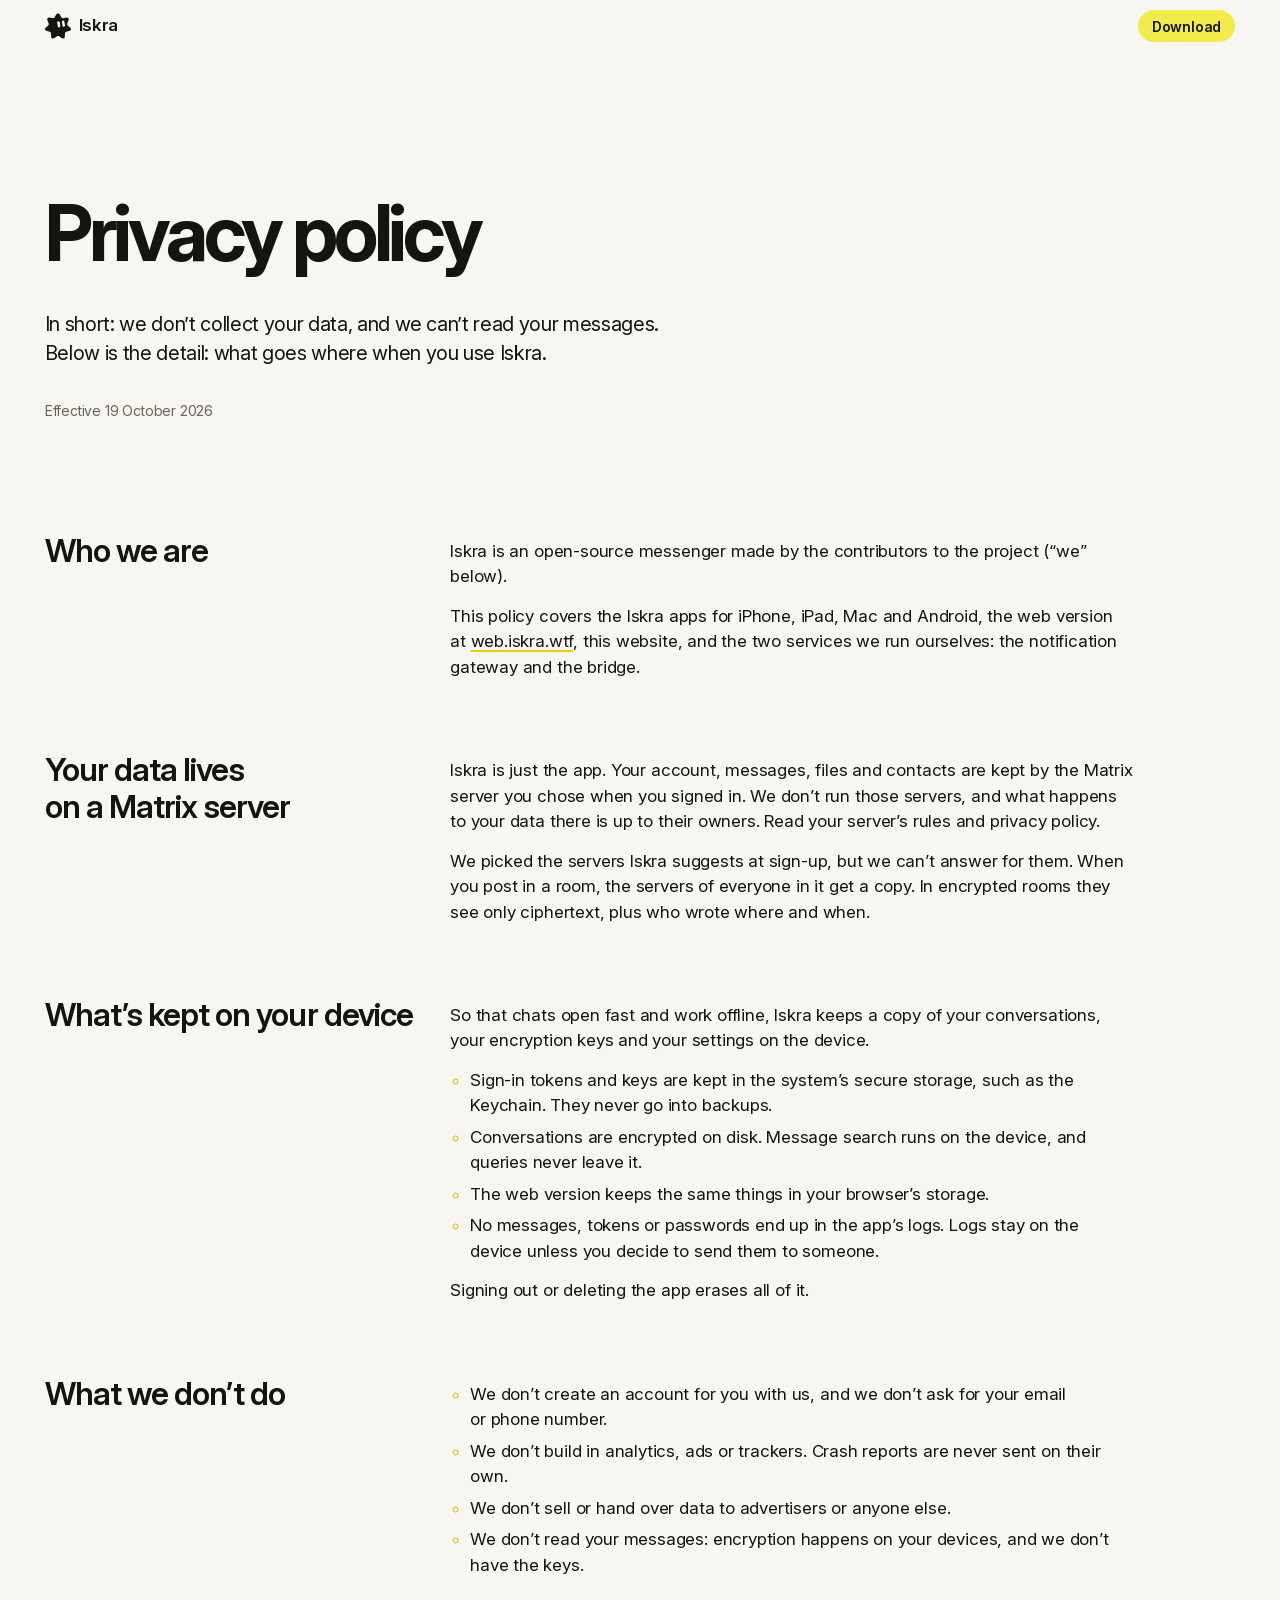
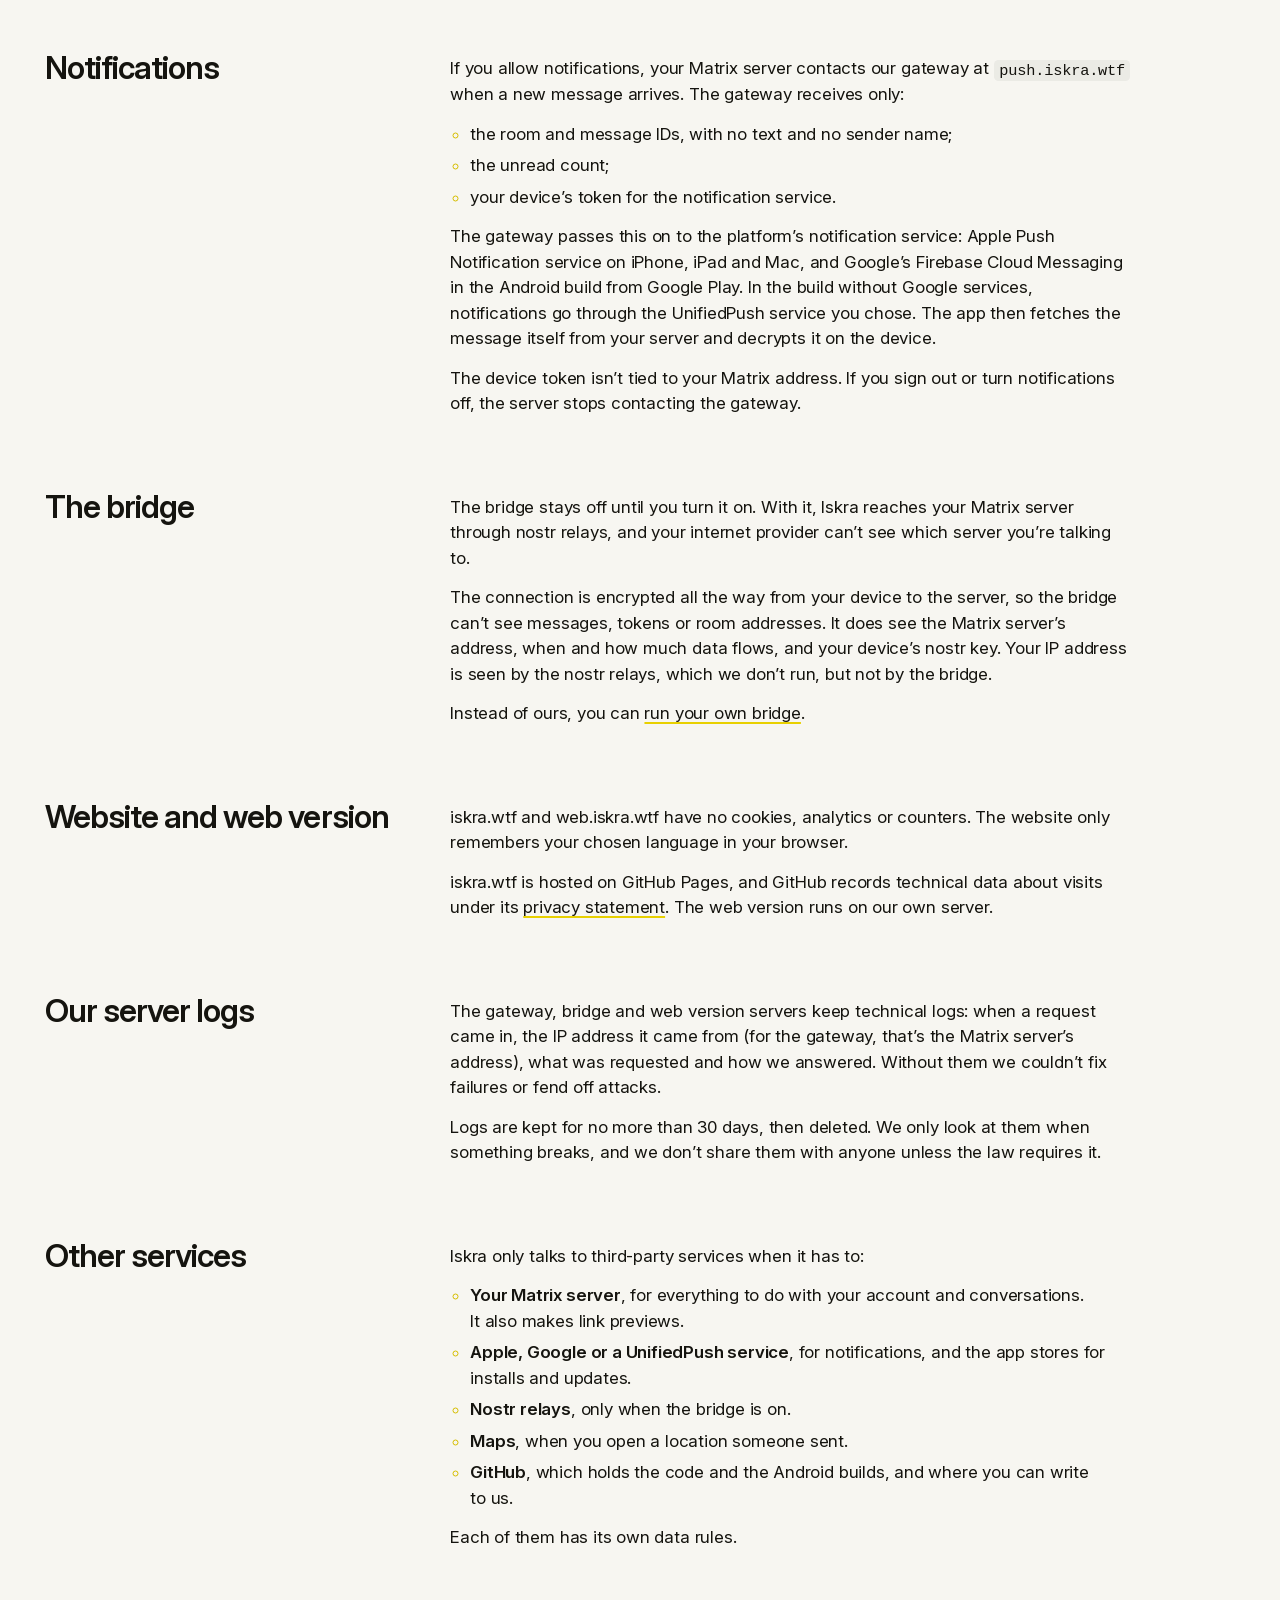
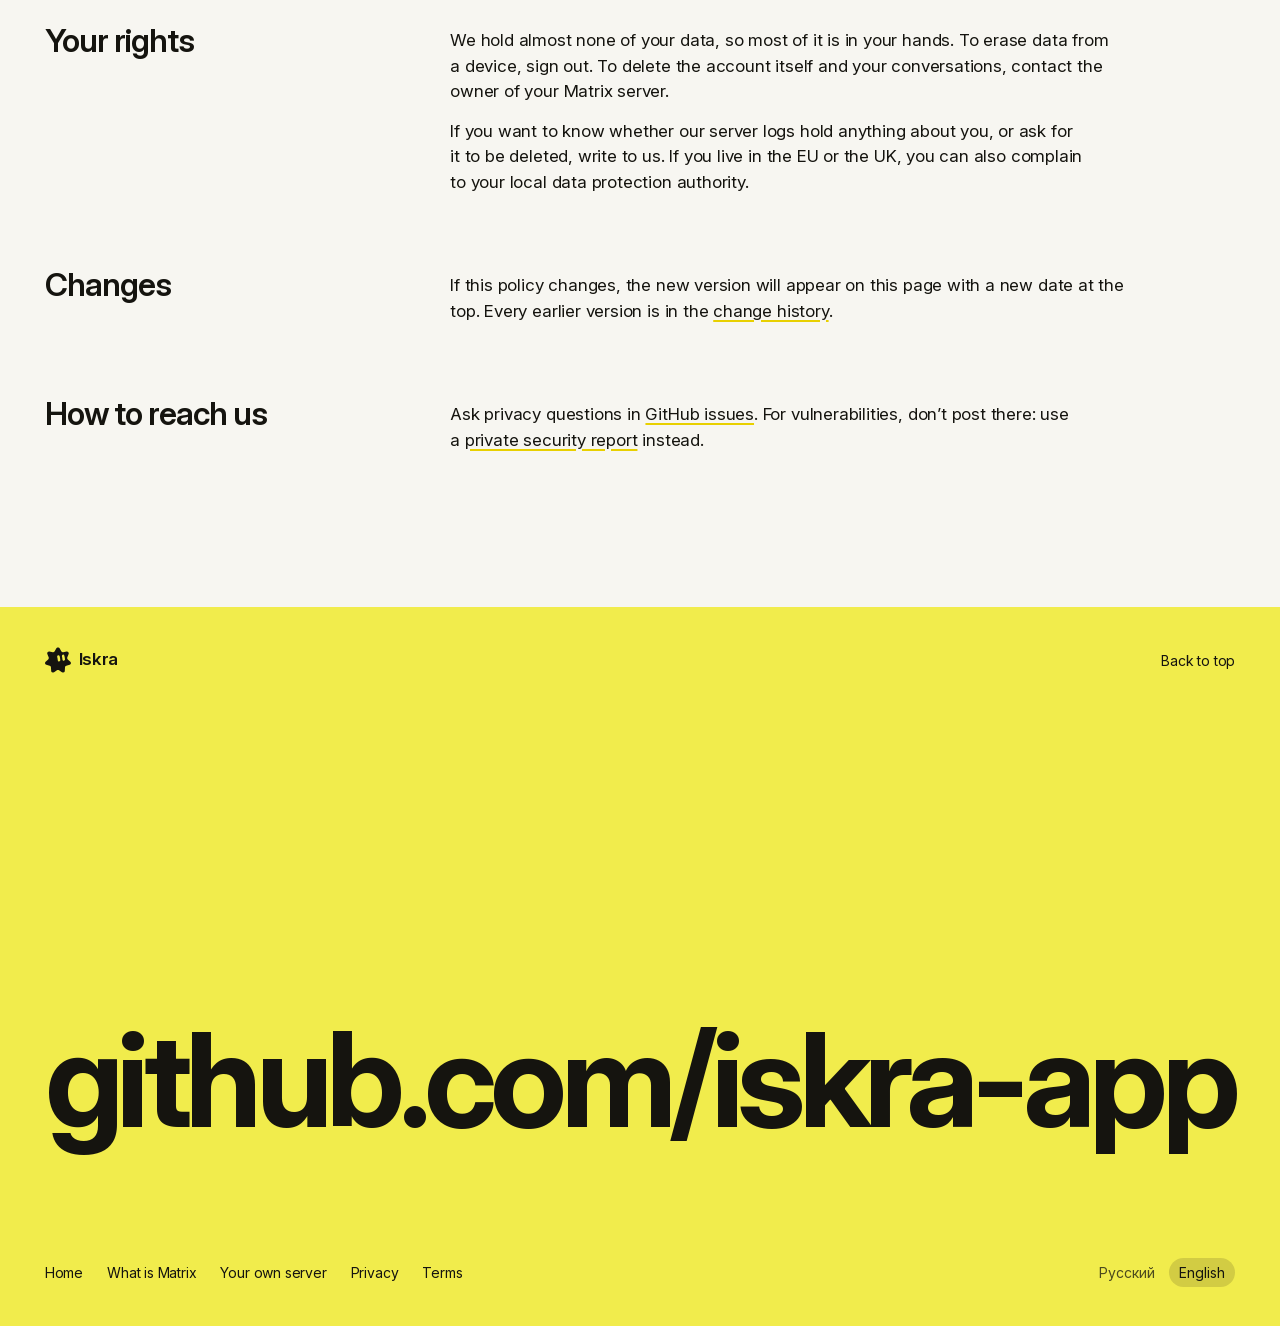
<file: privacy.html>
<!doctype html>
<html lang="ru">
<head>
  <meta charset="utf-8">
  <meta name="viewport" content="width=device-width, initial-scale=1, viewport-fit=cover">
  <title>Политика конфиденциальности — Iskra</title>
  <meta name="description" content="Какие данные проходят через Iskra, кто их видит и сколько они хранятся. Коротко: мы не собираем ваши данные.">
  <meta name="color-scheme" content="light dark">
  <meta name="theme-color" content="#f7f6f1" media="(prefers-color-scheme: light)">
  <meta name="theme-color" content="#0a0a08" media="(prefers-color-scheme: dark)">
  <link rel="canonical" href="https://iskra.wtf/privacy">
  <meta property="og:type" content="website">
  <meta property="og:site_name" content="Iskra">
  <meta property="og:title" content="Политика конфиденциальности — Iskra">
  <meta property="og:description" content="Какие данные проходят через Iskra, кто их видит и сколько они хранятся.">
  <meta property="og:url" content="https://iskra.wtf/privacy">
  <meta property="og:locale" content="ru_RU">
  <meta property="og:locale:alternate" content="en_US">
  <meta property="og:image" content="https://iskra.wtf/assets/og.png">
  <meta property="og:image:type" content="image/png">
  <meta property="og:image:width" content="1200">
  <meta property="og:image:height" content="630">
  <meta property="og:image:alt" content="Иконка Iskra и надпись: Iskra, мессенджер на Matrix для iPhone, iPad и Mac">
  <meta name="twitter:card" content="summary_large_image">
  <meta name="twitter:title" content="Политика конфиденциальности — Iskra">
  <meta name="twitter:description" content="Какие данные проходят через Iskra, кто их видит и сколько они хранятся.">
  <meta name="twitter:image" content="https://iskra.wtf/assets/og.png">
  <link rel="icon" href="assets/favicon.svg" type="image/svg+xml">
  <link rel="icon" href="icon.png" type="image/png">
  <link rel="apple-touch-icon" href="icon.png">
  <link rel="preload" as="font" type="font/woff2" href="assets/fonts/inter-variable.woff2" crossorigin>
  <link rel="stylesheet" href="assets/fonts/inter.css">
  <link rel="stylesheet" href="assets/site.css">
</head>
<body>
  <header class="nav" id="nav">
    <div class="wrap">
      <a class="brand" href="./"><svg viewBox="0 0 747 731" aria-hidden="true"><use href="assets/sprite.svg#spark"/></svg>Iskra</a>
      <a class="button button--primary button--small" href="./#download" data-i18n="nav.download">Скачать</a>
    </div>
  </header>

  <main>
    <section class="page-hero">
      <div class="wrap">
        <h1 data-i18n="hero.title">Политика конфиденциальности</h1>
        <p data-i18n="hero.intro">Коротко: мы&nbsp;не&nbsp;собираем ваши данные и&nbsp;не&nbsp;можем прочитать ваши сообщения. Ниже&nbsp;— подробно, что&nbsp;и&nbsp;куда уходит, когда вы&nbsp;пользуетесь Iskra.</p>
        <p class="updated" data-i18n="hero.updated">Действует с&nbsp;19&nbsp;октября 2026&nbsp;года</p>
      </div>
    </section>

    <section class="section section--legal" data-nav-solid>
      <div class="wrap">
        <ol class="legal">
          <li>
            <h2 data-i18n="who.t">Кто мы</h2>
            <div class="legal__body" data-i18n="who.p">
              <p>Iskra&nbsp;— мессенджер с&nbsp;открытым кодом. Его&nbsp;делают участники проекта (дальше&nbsp;— «мы»).</p>
              <p>Эта политика касается приложений Iskra для&nbsp;iPhone, iPad, Mac и&nbsp;Android, веб-версии на&nbsp;<a href="https://web.iskra.wtf" target="_blank" rel="noopener">web.iskra.wtf</a>, этого сайта и&nbsp;двух служб, которые мы&nbsp;держим сами: шлюза уведомлений и&nbsp;моста.</p>
            </div>
          </li>
          <li>
            <h2 data-i18n="server.t">Ваши данные живут на&nbsp;сервере Matrix</h2>
            <div class="legal__body" data-i18n="server.p">
              <p>Iskra&nbsp;— только приложение. Аккаунт, сообщения, файлы и&nbsp;список контактов хранит сервер Matrix, который вы&nbsp;выбрали при&nbsp;входе. Мы&nbsp;такие серверы не&nbsp;держим, и&nbsp;что&nbsp;на&nbsp;них происходит с&nbsp;данными, решает их&nbsp;владелец. Прочитайте его&nbsp;правила и&nbsp;политику конфиденциальности.</p>
              <p>Серверы, которые Iskra предлагает при&nbsp;регистрации, выбрали мы, но&nbsp;отвечать за&nbsp;них не&nbsp;можем. Когда вы&nbsp;пишете в&nbsp;комнату, копии сообщений получают серверы всех её&nbsp;участников. В&nbsp;зашифрованных комнатах они видят только шифротекст, а&nbsp;ещё&nbsp;— кто, где и&nbsp;когда писал.</p>
            </div>
          </li>
          <li>
            <h2 data-i18n="device.t">Что&nbsp;хранится на&nbsp;устройстве</h2>
            <div class="legal__body" data-i18n="device.p">
              <p>Чтобы чаты открывались быстро и&nbsp;работали без&nbsp;сети, Iskra хранит на&nbsp;устройстве копию переписки, ключи шифрования и&nbsp;настройки.</p>
              <ul>
                <li>Токены входа и&nbsp;ключи лежат в&nbsp;защищённом хранилище системы, например в&nbsp;Связке ключей. Они не&nbsp;попадают в&nbsp;резервные копии.</li>
                <li>Переписка на&nbsp;диске зашифрована. Поиск по&nbsp;сообщениям работает на&nbsp;устройстве, запросы никуда не&nbsp;уходят.</li>
                <li>Веб-версия хранит то&nbsp;же&nbsp;самое в&nbsp;хранилище браузера.</li>
                <li>В&nbsp;журналы приложения не&nbsp;попадают ни&nbsp;сообщения, ни&nbsp;токены, ни&nbsp;пароли. Журналы остаются на&nbsp;устройстве, пока вы&nbsp;сами не&nbsp;решите кому-то их&nbsp;отправить.</li>
              </ul>
              <p>Когда вы&nbsp;выходите из&nbsp;аккаунта или&nbsp;удаляете приложение, всё&nbsp;это&nbsp;стирается.</p>
            </div>
          </li>
          <li>
            <h2 data-i18n="not.t">Чего мы&nbsp;не&nbsp;делаем</h2>
            <div class="legal__body" data-i18n="not.p">
              <ul>
                <li>Не&nbsp;заводим вам аккаунт у&nbsp;себя и&nbsp;не&nbsp;просим почту или&nbsp;телефон.</li>
                <li>Не&nbsp;встраиваем аналитику, рекламу и&nbsp;трекеры. Отчёты о&nbsp;сбоях сами не&nbsp;отправляются.</li>
                <li>Не&nbsp;продаём и&nbsp;не&nbsp;передаём данные ни&nbsp;рекламщикам, ни&nbsp;кому-то ещё.</li>
                <li>Не&nbsp;читаем сообщения: шифрование работает на&nbsp;устройствах, ключей у&nbsp;нас нет.</li>
              </ul>
            </div>
          </li>
          <li>
            <h2 data-i18n="push.t">Уведомления</h2>
            <div class="legal__body" data-i18n="push.p">
              <p>Если вы&nbsp;разрешили уведомления, ваш сервер Matrix при&nbsp;новом сообщении обращается к&nbsp;нашему шлюзу <code>push.iskra.wtf</code>. Шлюз получает только:</p>
              <ul>
                <li>идентификаторы комнаты и&nbsp;сообщения&nbsp;— без&nbsp;текста и&nbsp;без&nbsp;имени отправителя;</li>
                <li>число непрочитанных;</li>
                <li>токен вашего устройства в&nbsp;службе уведомлений.</li>
              </ul>
              <p>Шлюз передаёт это&nbsp;в&nbsp;службу уведомлений платформы: Apple Push Notification service на&nbsp;iPhone, iPad и&nbsp;Mac, Firebase Cloud Messaging от&nbsp;Google в&nbsp;Android-сборке из&nbsp;Google Play. В&nbsp;сборке без&nbsp;сервисов Google уведомления идут через выбранную вами службу UnifiedPush. Само сообщение приложение скачивает с&nbsp;вашего сервера и&nbsp;расшифровывает на&nbsp;устройстве.</p>
              <p>Токен устройства не&nbsp;связан с&nbsp;вашим адресом в&nbsp;Matrix. Если выйти из&nbsp;аккаунта или&nbsp;выключить уведомления, сервер перестанет обращаться к&nbsp;шлюзу.</p>
            </div>
          </li>
          <li>
            <h2 data-i18n="bridge.t">Мост</h2>
            <div class="legal__body" data-i18n="bridge.p">
              <p>Мост выключен, пока вы&nbsp;сами его&nbsp;не&nbsp;включите. С&nbsp;ним Iskra ходит к&nbsp;серверу Matrix через ретрансляторы сети nostr, и&nbsp;ваш провайдер не&nbsp;видит, с&nbsp;каким сервером вы&nbsp;общаетесь.</p>
              <p>Соединение с&nbsp;сервером зашифровано от&nbsp;вашего устройства до&nbsp;самого сервера, поэтому мост не&nbsp;видит ни&nbsp;сообщений, ни&nbsp;токенов, ни&nbsp;адресов комнат. Он&nbsp;видит адрес сервера Matrix, время и&nbsp;объём трафика и&nbsp;ключ вашего устройства в&nbsp;nostr. Ваш IP-адрес видят ретрансляторы nostr, которые держим не&nbsp;мы, но&nbsp;не&nbsp;мост.</p>
              <p>Вместо нашего моста можно <a href="https://github.com/iskra-app/iskra-bridge">поставить свой</a>.</p>
            </div>
          </li>
          <li>
            <h2 data-i18n="site.t">Сайт и&nbsp;веб-версия</h2>
            <div class="legal__body" data-i18n="site.p">
              <p>На&nbsp;iskra.wtf и&nbsp;web.iskra.wtf нет cookie, аналитики и&nbsp;счётчиков. Сайт запоминает в&nbsp;браузере только выбранный язык.</p>
              <p>Сайт iskra.wtf размещён на&nbsp;GitHub Pages, и&nbsp;GitHub записывает технические данные посещений по&nbsp;своей <a href="https://docs.github.com/site-policy/privacy-policies/github-general-privacy-statement">политике конфиденциальности</a>. Веб-версия работает на&nbsp;нашем сервере.</p>
            </div>
          </li>
          <li>
            <h2 data-i18n="logs.t">Журналы наших серверов</h2>
            <div class="legal__body" data-i18n="logs.p">
              <p>Серверы шлюза, моста и&nbsp;веб-версии ведут технические журналы: время запроса, IP-адрес, с&nbsp;которого он&nbsp;пришёл (у&nbsp;шлюза это&nbsp;адрес сервера Matrix), запрошенный адрес и&nbsp;ответ. Без&nbsp;этого не&nbsp;разобраться в&nbsp;сбоях и&nbsp;не&nbsp;отбиться от&nbsp;атак.</p>
              <p>Журналы хранятся не&nbsp;дольше 30&nbsp;дней, а&nbsp;потом удаляются. Мы&nbsp;смотрим в&nbsp;них, только когда что-то сломалось, и&nbsp;никому их&nbsp;не&nbsp;передаём, кроме случаев, когда этого требует закон.</p>
            </div>
          </li>
          <li>
            <h2 data-i18n="third.t">Другие службы</h2>
            <div class="legal__body" data-i18n="third.p">
              <p>Iskra обращается к&nbsp;сторонним службам, только когда без&nbsp;них не&nbsp;обойтись:</p>
              <ul>
                <li><b>Ваш сервер Matrix</b>&nbsp;— для&nbsp;всего, что&nbsp;связано с&nbsp;аккаунтом и&nbsp;перепиской. Предпросмотр ссылок тоже делает он.</li>
                <li><b>Apple, Google или&nbsp;служба UnifiedPush</b>&nbsp;— для&nbsp;уведомлений, а&nbsp;магазины приложений&nbsp;— для&nbsp;установки и&nbsp;обновлений.</li>
                <li><b>Ретрансляторы nostr</b>&nbsp;— только при&nbsp;включённом мосте.</li>
                <li><b>Карты</b>&nbsp;— когда вы&nbsp;открываете присланное местоположение.</li>
                <li><b>GitHub</b>&nbsp;— здесь лежат код и&nbsp;сборки для&nbsp;Android, а&nbsp;ещё&nbsp;сюда можно написать нам.</li>
              </ul>
              <p>У&nbsp;каждой из&nbsp;них свои правила обработки данных.</p>
            </div>
          </li>
          <li>
            <h2 data-i18n="rights.t">Ваши права</h2>
            <div class="legal__body" data-i18n="rights.p">
              <p>У&nbsp;нас почти нет ваших данных, поэтому большую часть вы&nbsp;решаете сами. Чтобы стереть данные с&nbsp;устройства, выйдите из&nbsp;аккаунта. Чтобы удалить сам аккаунт и&nbsp;переписку, обратитесь к&nbsp;владельцу вашего сервера Matrix.</p>
              <p>Если хотите узнать, есть&nbsp;ли&nbsp;что-то о&nbsp;вас в&nbsp;журналах наших серверов, или&nbsp;попросить это&nbsp;удалить, напишите нам. Если вы&nbsp;живёте в&nbsp;ЕС&nbsp;или&nbsp;Великобритании, можете также пожаловаться в&nbsp;местный орган по&nbsp;защите данных.</p>
            </div>
          </li>
          <li>
            <h2 data-i18n="changes.t">Изменения</h2>
            <div class="legal__body" data-i18n="changes.p">
              <p>Если политика изменится, новая версия появится на&nbsp;этой странице с&nbsp;новой датой вверху. Все&nbsp;прошлые версии можно посмотреть в&nbsp;<a href="https://github.com/iskra-app/iskra.wtf/commits/main/privacy.html">истории изменений</a>.</p>
            </div>
          </li>
          <li>
            <h2 data-i18n="contact.t">Как&nbsp;с&nbsp;нами связаться</h2>
            <div class="legal__body" data-i18n="contact.p">
              <p>Вопросы о&nbsp;конфиденциальности задавайте в&nbsp;<a href="https://github.com/iskra-app/iskra/issues">задачах на&nbsp;GitHub</a>. Об&nbsp;уязвимостях пишите не&nbsp;туда, а&nbsp;через <a href="https://github.com/iskra-app/iskra/security/advisories/new">закрытое сообщение о&nbsp;проблеме безопасности</a>.</p>
            </div>
          </li>
        </ol>
      </div>
    </section>
  </main>

  <footer class="footer">
    <div class="wrap">
      <div class="footer__top">
        <a class="brand" href="./"><svg viewBox="0 0 747 731" aria-hidden="true"><use href="assets/sprite.svg#spark"/></svg>Iskra</a>
        <a href="#" data-i18n="footer.top">Наверх</a>
      </div>
      <a class="footer__big" href="https://github.com/iskra-app">github.com/iskra-app</a>
      <div class="footer__meta">
        <nav aria-label="Ссылки" data-i18n-aria="footer.links">
          <a href="./" data-i18n="footer.home">Главная</a>
          <a href="matrix" data-i18n="footer.matrix">Что&nbsp;такое Matrix</a>
          <a href="server" data-i18n="footer.server">Свой сервер</a>
          <a href="privacy" data-i18n="footer.privacy">Конфиденциальность</a>
          <a href="terms" data-i18n="footer.terms">Условия</a>
        </nav>
        <div class="lang" role="group" aria-label="Язык / Language">
          <button type="button" data-lang="ru" lang="ru">Русский</button>
          <button type="button" data-lang="en" lang="en">English</button>
        </div>
      </div>
    </div>
  </footer>

  <script src="assets/site.js"></script>
  <script>
    Site.init({
      en: {
        'meta.title': 'Privacy policy\u00a0— Iskra',
        'meta.description': 'What data passes through Iskra, who can see it\u00a0and\u00a0how long it’s kept. In\u00a0short: we\u00a0don’t collect your data.',
        'nav.download': 'Download',
        'hero.title': 'Privacy policy',
        'hero.intro': 'In&nbsp;short: we&nbsp;don’t collect your data, and&nbsp;we&nbsp;can’t read your messages. Below is&nbsp;the&nbsp;detail: what goes where when you&nbsp;use Iskra.',
        'hero.updated': 'Effective 19&nbsp;October 2026',
        'who.t': 'Who we&nbsp;are',
        'who.p': '<p>Iskra is&nbsp;an&nbsp;open-source messenger made by&nbsp;the contributors to&nbsp;the project (“we” below).</p><p>This policy covers the Iskra apps for iPhone, iPad, Mac and Android, the web version at&nbsp;<a href="https://web.iskra.wtf" target="_blank" rel="noopener">web.iskra.wtf</a>, this website, and the two services we&nbsp;run ourselves: the notification gateway and the bridge.</p>',
        'server.t': 'Your data lives on&nbsp;a&nbsp;Matrix server',
        'server.p': '<p>Iskra is&nbsp;just the app. Your account, messages, files and contacts are kept by&nbsp;the Matrix server you chose when you signed in. We&nbsp;don’t run those servers, and what happens to&nbsp;your data there is&nbsp;up&nbsp;to&nbsp;their owners. Read your server’s rules and privacy policy.</p><p>We&nbsp;picked the servers Iskra suggests at&nbsp;sign-up, but we&nbsp;can’t answer for them. When you post in&nbsp;a&nbsp;room, the servers of&nbsp;everyone in&nbsp;it&nbsp;get a&nbsp;copy. In&nbsp;encrypted rooms they see only ciphertext, plus who wrote where and when.</p>',
        'device.t': 'What’s kept on&nbsp;your device',
        'device.p': '<p>So&nbsp;that chats open fast and work offline, Iskra keeps a&nbsp;copy of&nbsp;your conversations, your encryption keys and your settings on&nbsp;the device.</p><ul><li>Sign-in tokens and keys are kept in&nbsp;the system’s secure storage, such as&nbsp;the Keychain. They never go into backups.</li><li>Conversations are encrypted on&nbsp;disk. Message search runs on&nbsp;the device, and queries never leave it.</li><li>The web version keeps the same things in&nbsp;your browser’s storage.</li><li>No&nbsp;messages, tokens or&nbsp;passwords end up&nbsp;in&nbsp;the app’s logs. Logs stay on&nbsp;the device unless you decide to&nbsp;send them to&nbsp;someone.</li></ul><p>Signing out or&nbsp;deleting the app erases all of&nbsp;it.</p>',
        'not.t': 'What we&nbsp;don’t do',
        'not.p': '<ul><li>We&nbsp;don’t create an&nbsp;account for you with&nbsp;us, and we&nbsp;don’t ask for your email or&nbsp;phone number.</li><li>We&nbsp;don’t build in&nbsp;analytics, ads or&nbsp;trackers. Crash reports are never sent on&nbsp;their own.</li><li>We&nbsp;don’t sell or&nbsp;hand over data to&nbsp;advertisers or&nbsp;anyone else.</li><li>We&nbsp;don’t read your messages: encryption happens on&nbsp;your devices, and we&nbsp;don’t have the keys.</li></ul>',
        'push.t': 'Notifications',
        'push.p': '<p>If&nbsp;you allow notifications, your Matrix server contacts our gateway at&nbsp;<code>push.iskra.wtf</code> when a&nbsp;new message arrives. The gateway receives only:</p><ul><li>the room and message IDs, with no&nbsp;text and no&nbsp;sender name;</li><li>the unread count;</li><li>your device’s token for the notification service.</li></ul><p>The gateway passes this on&nbsp;to&nbsp;the platform’s notification service: Apple Push Notification service on&nbsp;iPhone, iPad and Mac, and Google’s Firebase Cloud Messaging in&nbsp;the Android build from Google Play. In&nbsp;the build without Google services, notifications go&nbsp;through the UnifiedPush service you chose. The app then fetches the message itself from your server and decrypts it&nbsp;on&nbsp;the device.</p><p>The device token isn’t tied to&nbsp;your Matrix address. If&nbsp;you sign out or&nbsp;turn notifications off, the server stops contacting the gateway.</p>',
        'bridge.t': 'The&nbsp;bridge',
        'bridge.p': '<p>The bridge stays off until you turn it&nbsp;on. With it, Iskra reaches your Matrix server through nostr relays, and your internet provider can’t see which server you’re talking to.</p><p>The connection is&nbsp;encrypted all the way from your device to&nbsp;the server, so&nbsp;the bridge can’t see messages, tokens or&nbsp;room addresses. It&nbsp;does see the Matrix server’s address, when and how much data flows, and your device’s nostr key. Your IP&nbsp;address is&nbsp;seen by&nbsp;the nostr relays, which we&nbsp;don’t run, but not by&nbsp;the bridge.</p><p>Instead of&nbsp;ours, you can <a href="https://github.com/iskra-app/iskra-bridge">run your own bridge</a>.</p>',
        'site.t': 'Website and&nbsp;web version',
        'site.p': '<p>iskra.wtf and web.iskra.wtf have no&nbsp;cookies, analytics or&nbsp;counters. The website only remembers your chosen language in&nbsp;your browser.</p><p>iskra.wtf is&nbsp;hosted on&nbsp;GitHub Pages, and GitHub records technical data about visits under its <a href="https://docs.github.com/site-policy/privacy-policies/github-general-privacy-statement">privacy statement</a>. The web version runs on&nbsp;our own server.</p>',
        'logs.t': 'Our&nbsp;server logs',
        'logs.p': '<p>The gateway, bridge and web version servers keep technical logs: when a&nbsp;request came in, the IP&nbsp;address it&nbsp;came from (for the gateway, that’s the Matrix server’s address), what was requested and how we&nbsp;answered. Without them we&nbsp;couldn’t fix failures or&nbsp;fend off attacks.</p><p>Logs are kept for no&nbsp;more than 30&nbsp;days, then deleted. We&nbsp;only look at&nbsp;them when something breaks, and we&nbsp;don’t share them with anyone unless the law requires&nbsp;it.</p>',
        'third.t': 'Other services',
        'third.p': '<p>Iskra only talks to&nbsp;third-party services when it&nbsp;has to:</p><ul><li><b>Your Matrix server</b>, for everything to&nbsp;do&nbsp;with your account and conversations. It&nbsp;also makes link previews.</li><li><b>Apple, Google or&nbsp;a&nbsp;UnifiedPush service</b>, for notifications, and the app stores for installs and updates.</li><li><b>Nostr relays</b>, only when the bridge is&nbsp;on.</li><li><b>Maps</b>, when you open a&nbsp;location someone sent.</li><li><b>GitHub</b>, which holds the code and the Android builds, and where you can write to&nbsp;us.</li></ul><p>Each of&nbsp;them has its own data rules.</p>',
        'rights.t': 'Your rights',
        'rights.p': '<p>We&nbsp;hold almost none of&nbsp;your data, so&nbsp;most of&nbsp;it&nbsp;is&nbsp;in&nbsp;your hands. To&nbsp;erase data from a&nbsp;device, sign out. To&nbsp;delete the account itself and your conversations, contact the owner of&nbsp;your Matrix server.</p><p>If&nbsp;you want to&nbsp;know whether our server logs hold anything about you, or&nbsp;ask for it&nbsp;to&nbsp;be&nbsp;deleted, write to&nbsp;us. If&nbsp;you live in&nbsp;the EU&nbsp;or&nbsp;the UK, you can also complain to&nbsp;your local data protection authority.</p>',
        'changes.t': 'Changes',
        'changes.p': '<p>If&nbsp;this policy changes, the new version will appear on&nbsp;this page with a&nbsp;new date at&nbsp;the top. Every earlier version is&nbsp;in&nbsp;the&nbsp;<a href="https://github.com/iskra-app/iskra.wtf/commits/main/privacy.html">change history</a>.</p>',
        'contact.t': 'How to&nbsp;reach&nbsp;us',
        'contact.p': '<p>Ask privacy questions in&nbsp;<a href="https://github.com/iskra-app/iskra/issues">GitHub issues</a>. For vulnerabilities, don’t post there: use a&nbsp;<a href="https://github.com/iskra-app/iskra/security/advisories/new">private security report</a> instead.</p>',
        'footer.links': 'Links',
        'footer.home': 'Home',
        'footer.matrix': 'What is&nbsp;Matrix',
        'footer.server': 'Your own server',
        'footer.privacy': 'Privacy',
        'footer.terms': 'Terms',
      },
    });
  </script>
</body>
</html>
</file>
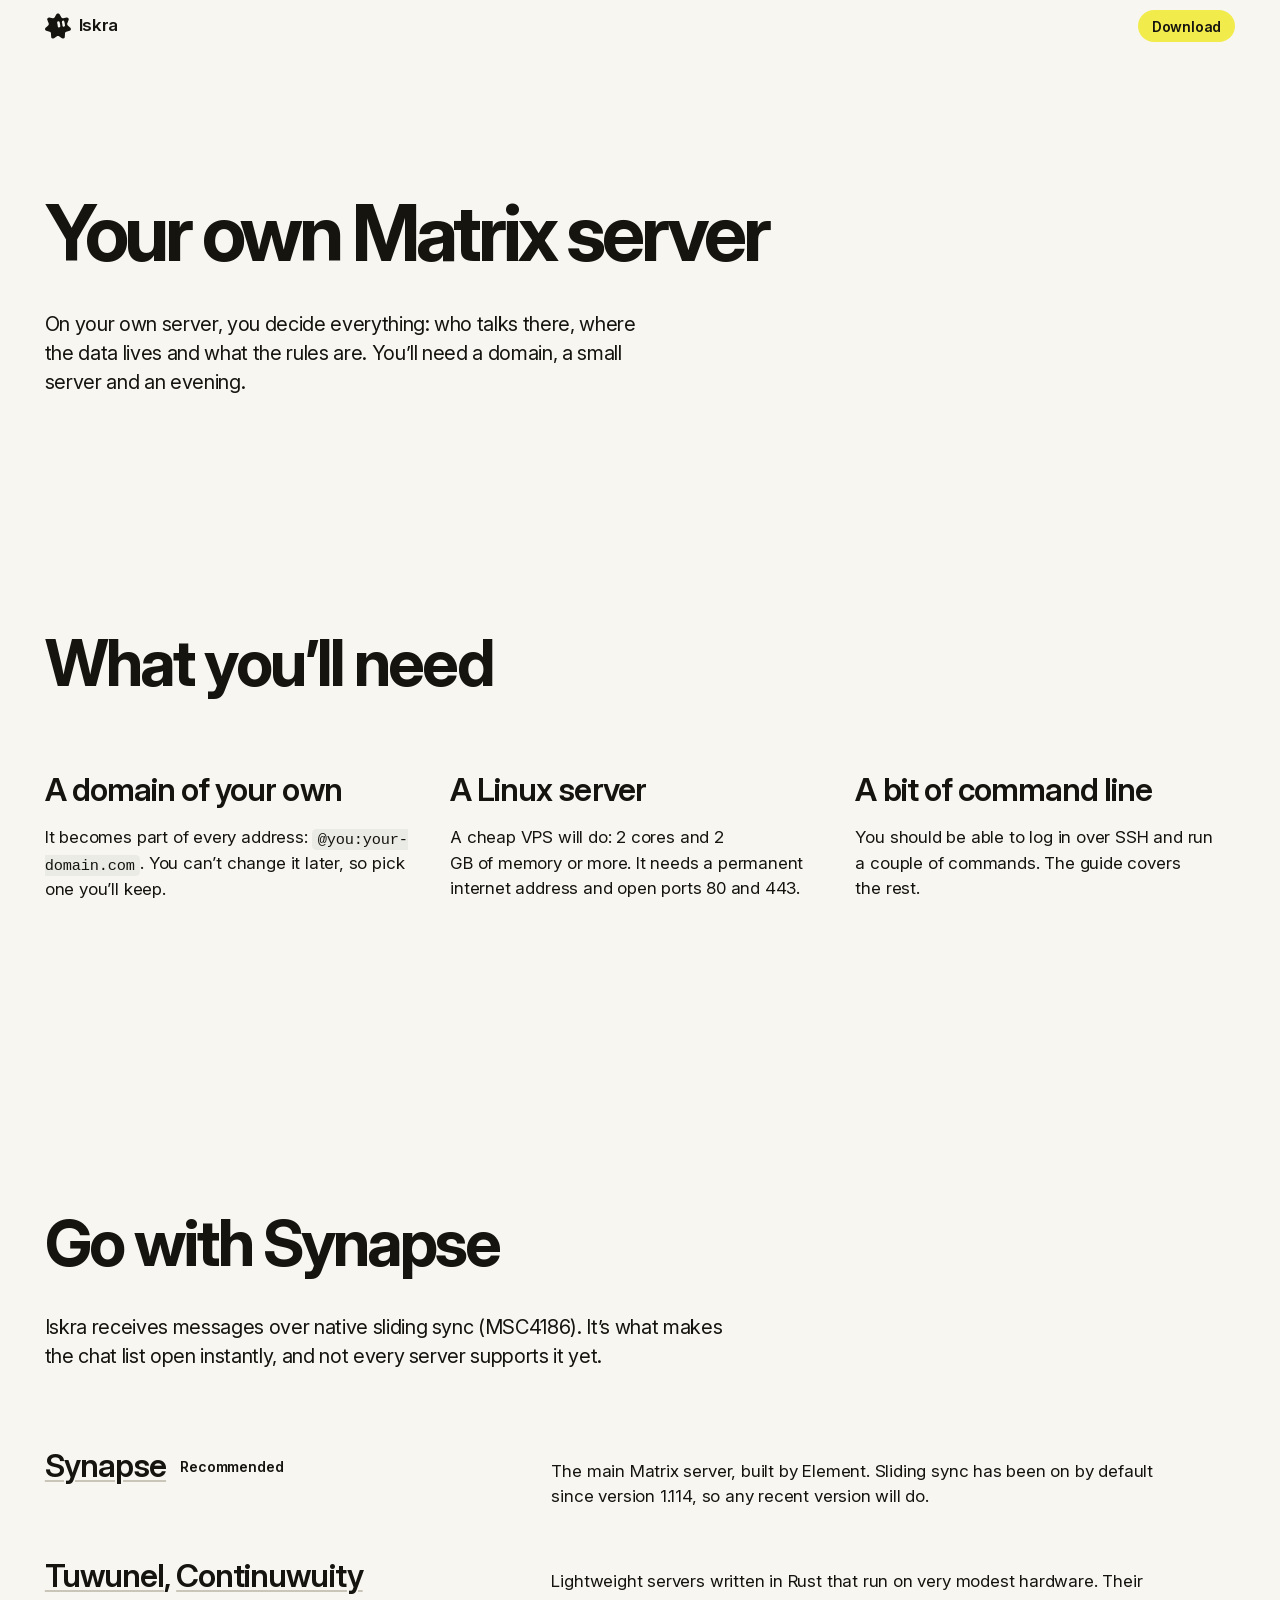
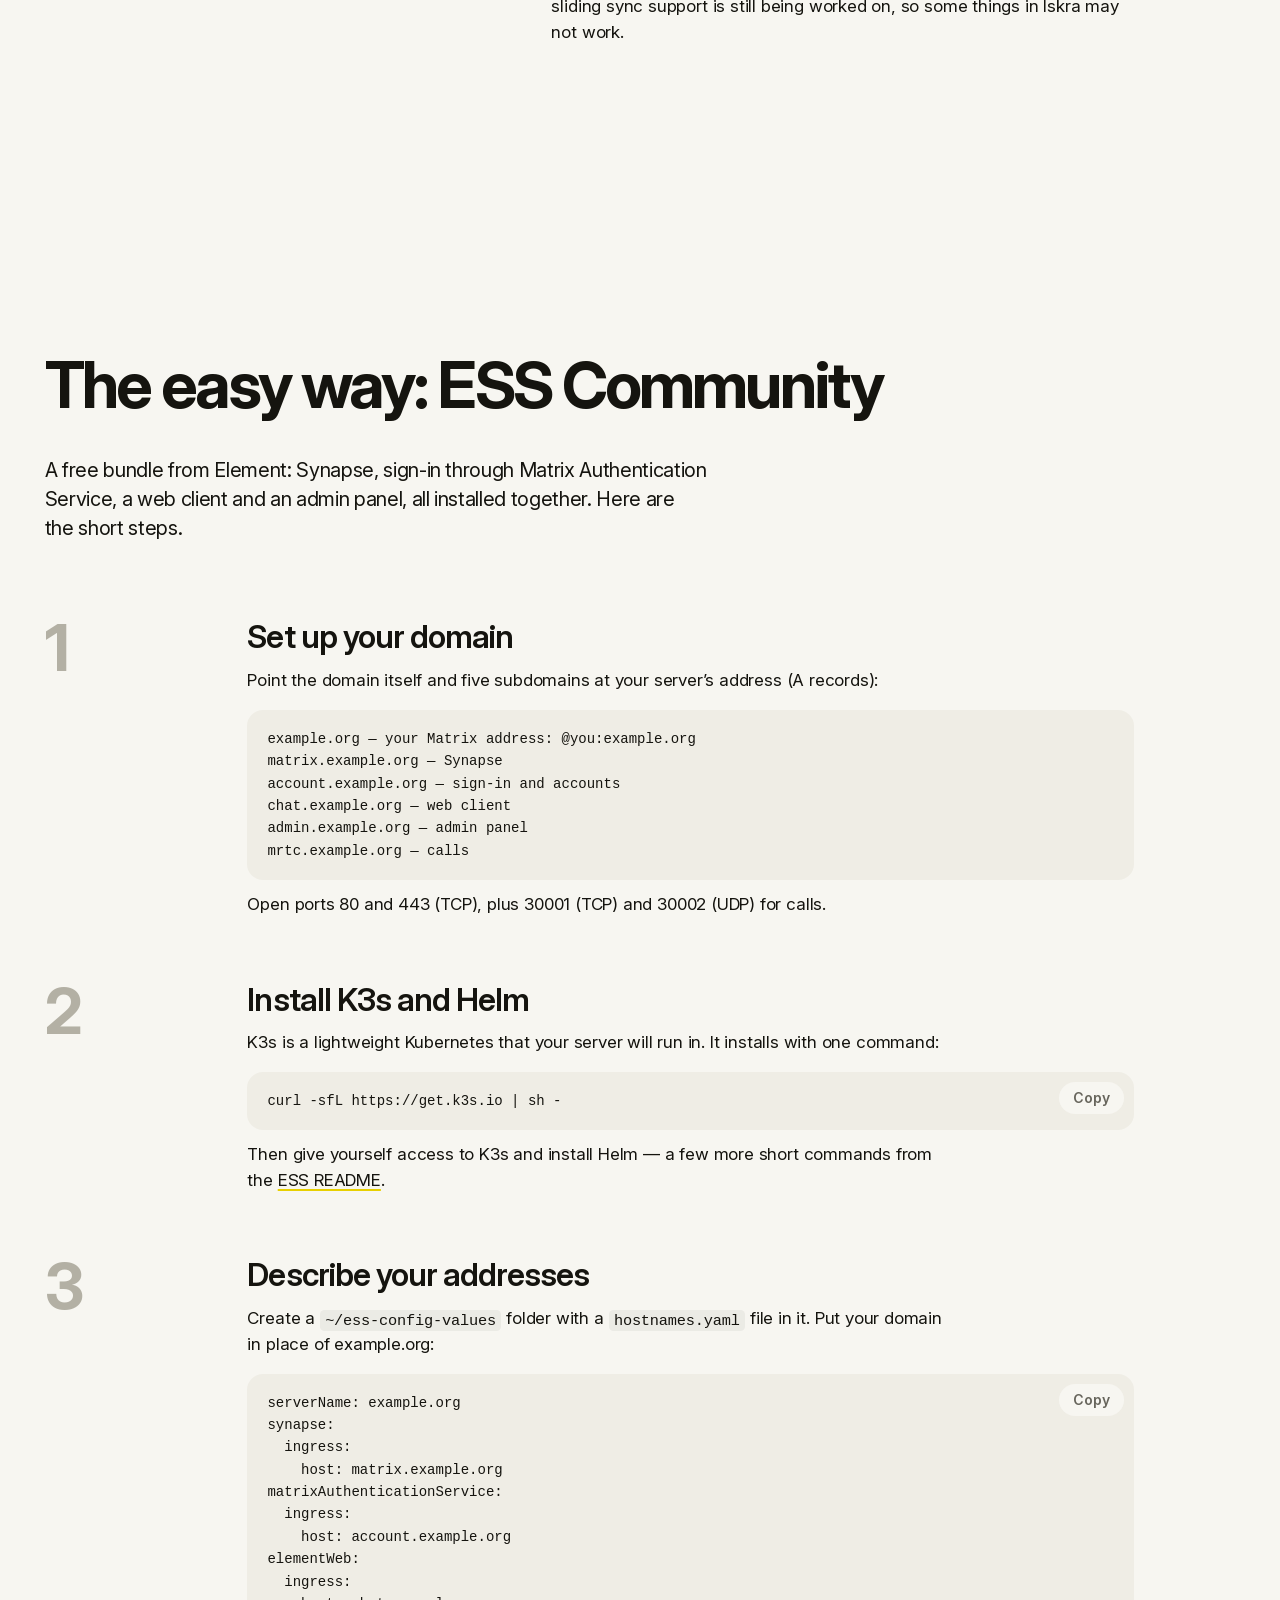
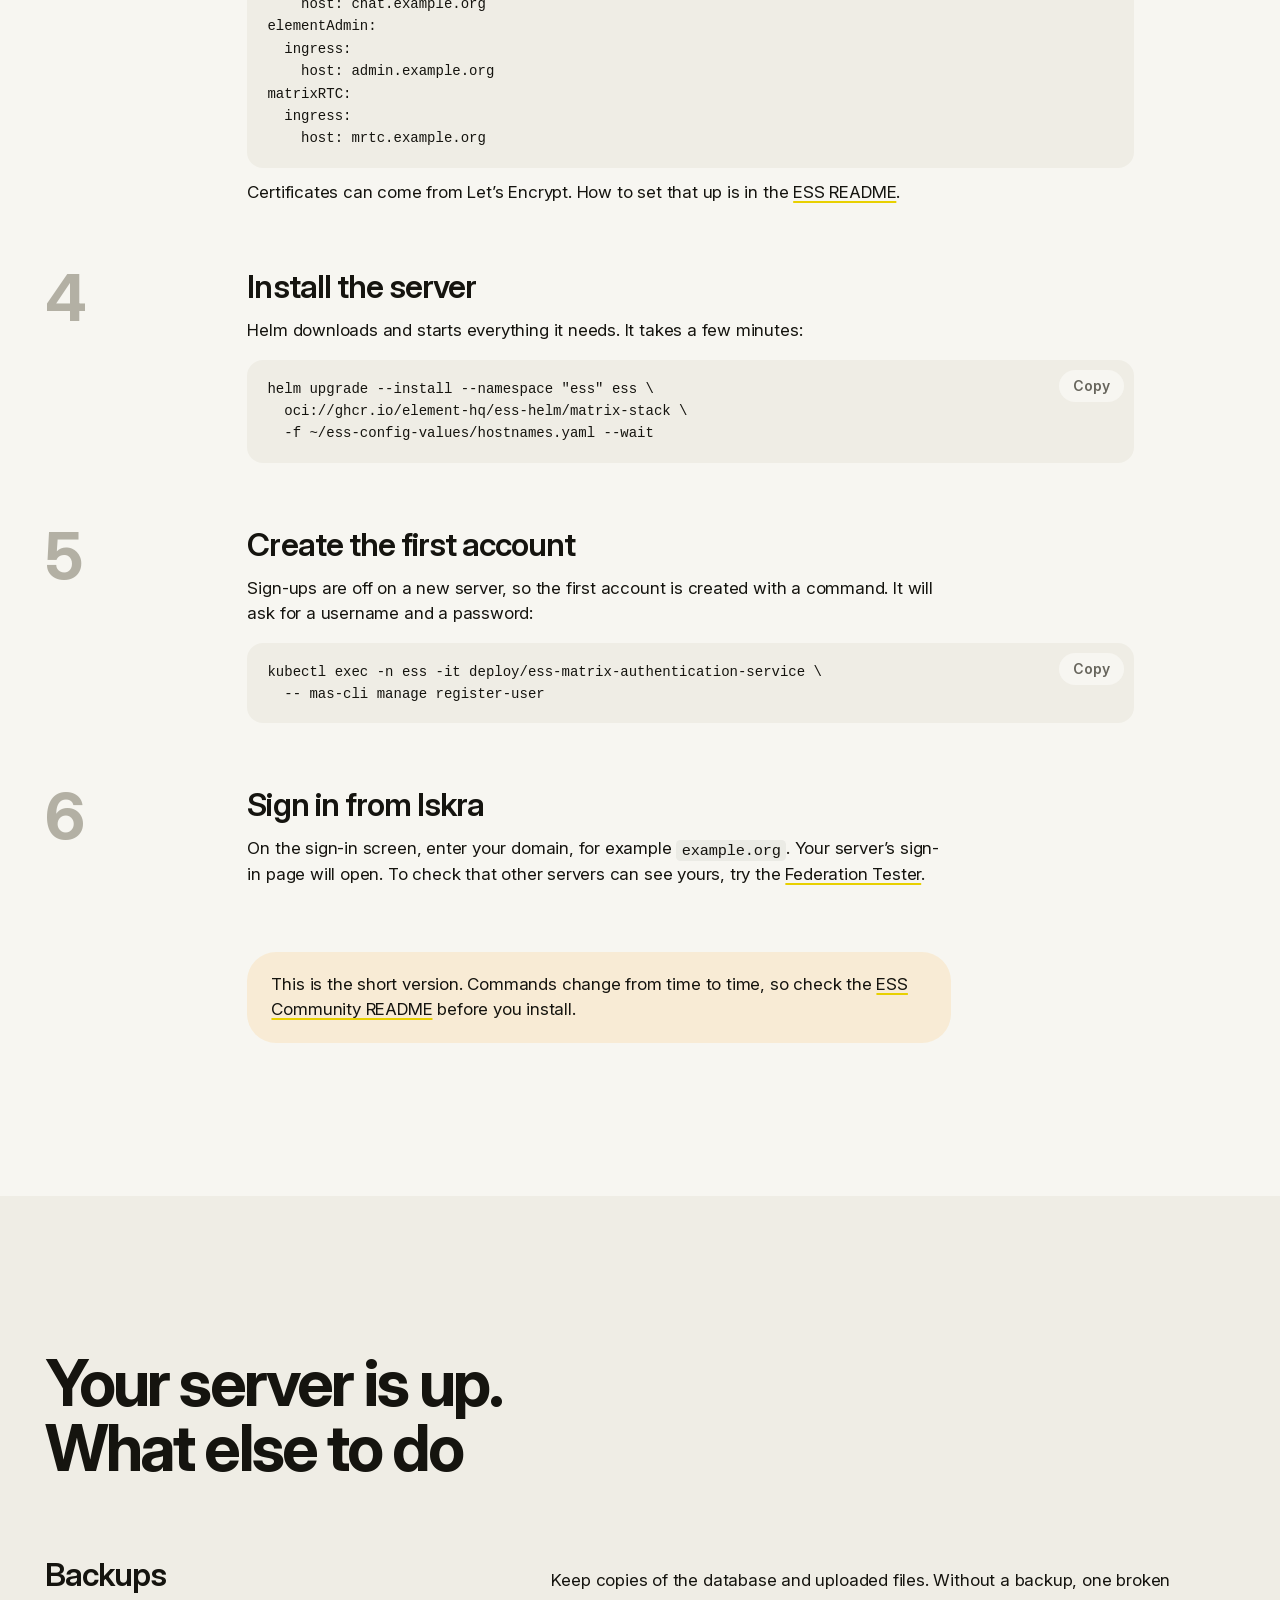
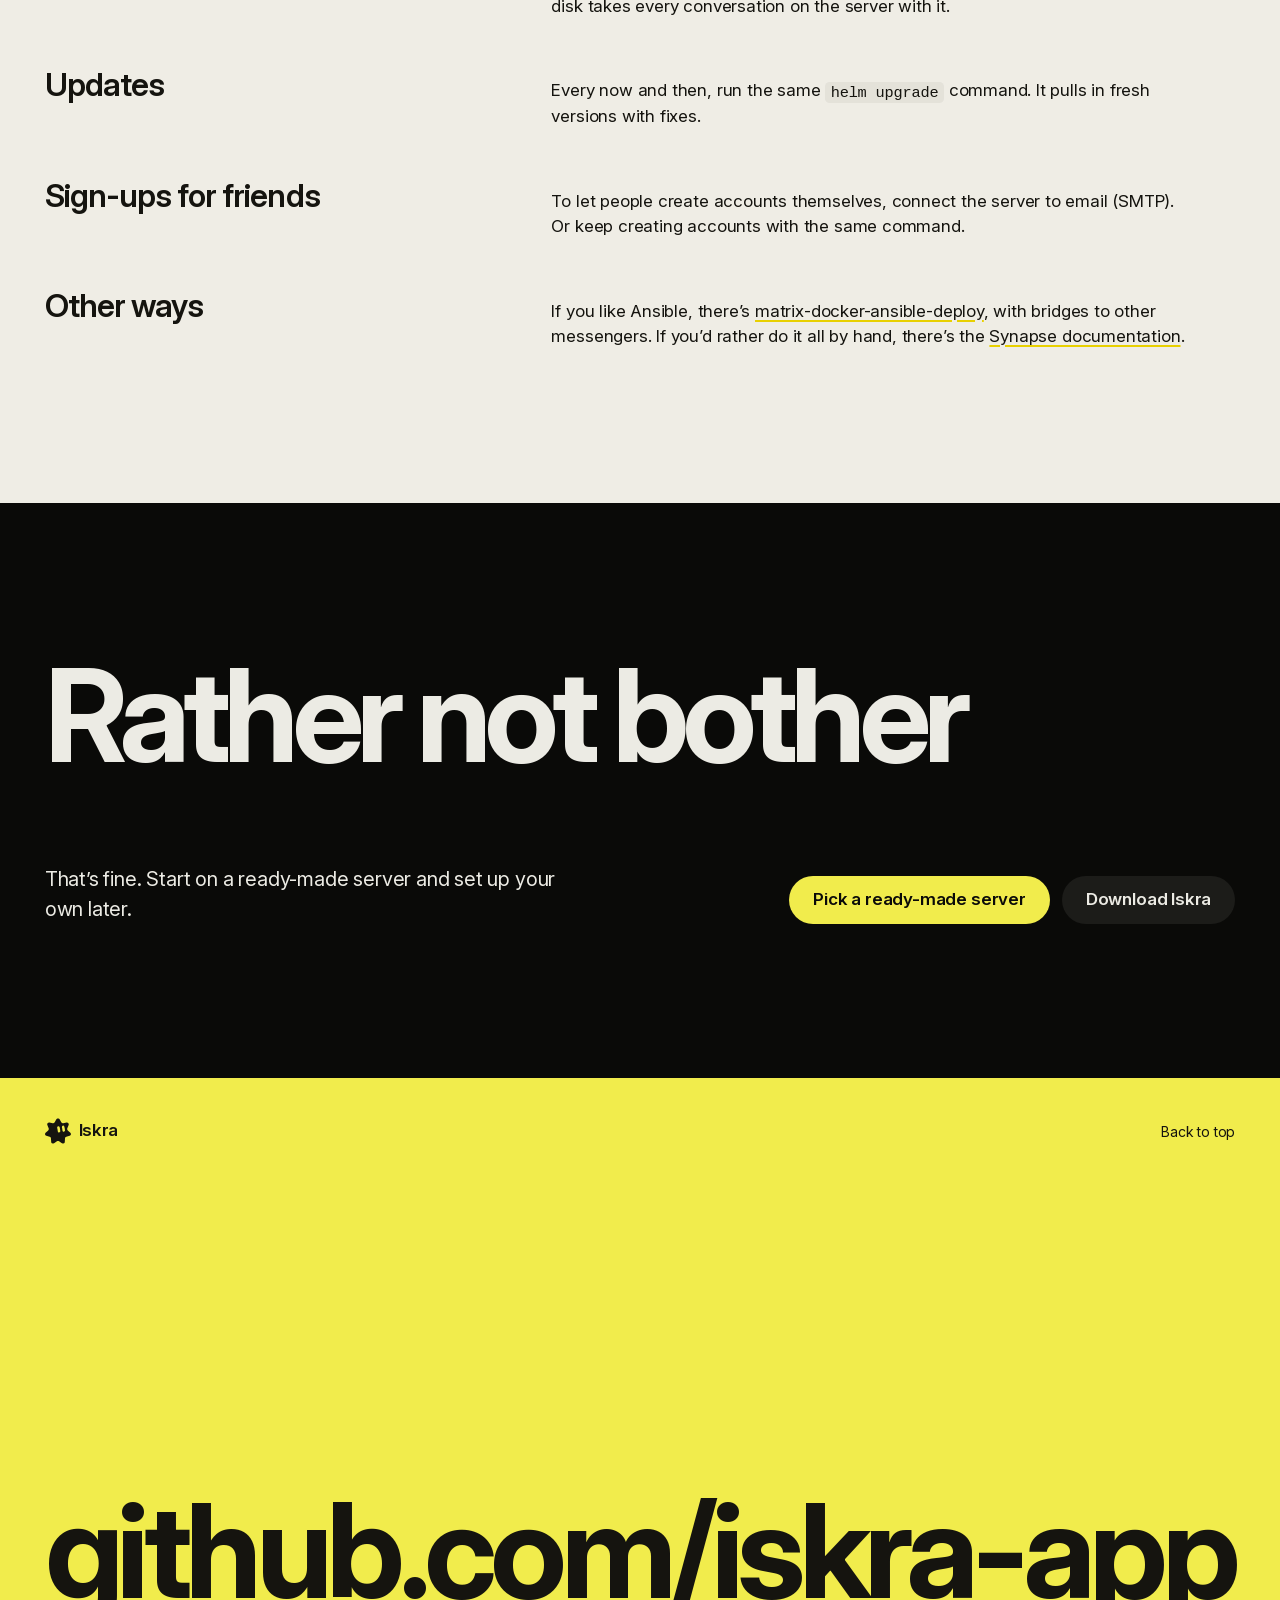
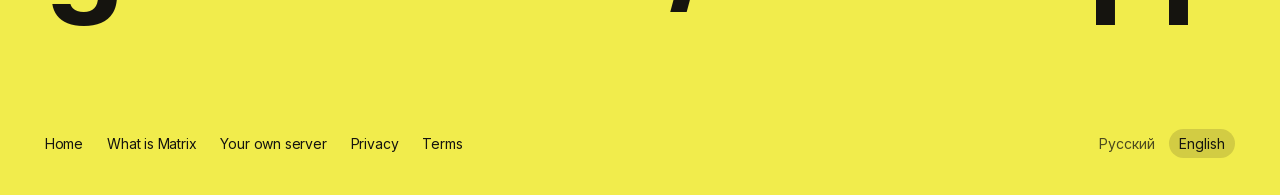
<file: server.html>
<!doctype html>
<html lang="ru">
<head>
  <meta charset="utf-8">
  <meta name="viewport" content="width=device-width, initial-scale=1, viewport-fit=cover">
  <title>Свой сервер Matrix — Iskra</title>
  <meta name="description" content="Как поднять свой сервер Matrix для Iskra: что понадобится, какой сервер выбрать и как установить его по шагам.">
  <meta name="color-scheme" content="light dark">
  <meta name="theme-color" content="#f7f6f1" media="(prefers-color-scheme: light)">
  <meta name="theme-color" content="#0a0a08" media="(prefers-color-scheme: dark)">
  <link rel="canonical" href="https://iskra.wtf/server">
  <meta property="og:type" content="website">
  <meta property="og:site_name" content="Iskra">
  <meta property="og:title" content="Свой сервер Matrix — Iskra">
  <meta property="og:description" content="Что понадобится, какой сервер выбрать и как установить его по шагам.">
  <meta property="og:url" content="https://iskra.wtf/server">
  <meta property="og:locale" content="ru_RU">
  <meta property="og:locale:alternate" content="en_US">
  <meta property="og:image" content="https://iskra.wtf/assets/og.png">
  <meta property="og:image:type" content="image/png">
  <meta property="og:image:width" content="1200">
  <meta property="og:image:height" content="630">
  <meta property="og:image:alt" content="Иконка Iskra и надпись: Iskra, мессенджер на Matrix для iPhone, iPad и Mac">
  <meta name="twitter:card" content="summary_large_image">
  <meta name="twitter:title" content="Свой сервер Matrix — Iskra">
  <meta name="twitter:description" content="Что понадобится, какой сервер выбрать и как установить его по шагам.">
  <meta name="twitter:image" content="https://iskra.wtf/assets/og.png">
  <link rel="icon" href="assets/favicon.svg" type="image/svg+xml">
  <link rel="icon" href="icon.png" type="image/png">
  <link rel="apple-touch-icon" href="icon.png">
  <link rel="preload" as="font" type="font/woff2" href="assets/fonts/inter-variable.woff2" crossorigin>
  <link rel="stylesheet" href="assets/fonts/inter.css">
  <link rel="stylesheet" href="assets/site.css">
</head>
<body>
  <header class="nav" id="nav">
    <div class="wrap">
      <a class="brand" href="./"><svg viewBox="0 0 747 731" aria-hidden="true"><use href="assets/sprite.svg#spark"/></svg>Iskra</a>
      <a class="button button--primary button--small" href="./#download" data-i18n="nav.download">Скачать</a>
    </div>
  </header>

  <main>
    <section class="page-hero">
      <div class="wrap">
        <h1 data-i18n="hero.title">Свой сервер Matrix</h1>
        <p data-i18n="hero.intro">На&nbsp;своём сервере всё&nbsp;решаете вы: кто на&nbsp;нём общается, где хранятся данные и&nbsp;какие действуют правила. Понадобятся домен, небольшой сервер и&nbsp;один вечер.</p>
      </div>
    </section>

    <section class="section" data-nav-solid>
      <div class="wrap">
        <div class="head">
          <h2 data-i18n="need.title">Что понадобится</h2>
        </div>
        <ul class="points">
          <li>
            <h3 data-i18n="need.domain.t">Свой домен</h3>
            <p data-i18n="need.domain.p">Он&nbsp;станет частью адресов: <code>@вы:ваш-домен.ru</code>. Сменить его&nbsp;потом нельзя, так&nbsp;что&nbsp;выбирайте тот, что&nbsp;надолго.</p>
          </li>
          <li>
            <h3 data-i18n="need.vps.t">Сервер с&nbsp;Linux</h3>
            <p data-i18n="need.vps.p">Подойдёт недорогой VPS: от&nbsp;2 ядер и&nbsp;2 ГБ&nbsp;памяти. Нужен постоянный адрес в&nbsp;интернете и&nbsp;открытые порты 80 и&nbsp;443.</p>
          </li>
          <li>
            <h3 data-i18n="need.skills.t">Немного командной строки</h3>
            <p data-i18n="need.skills.p">Нужно уметь зайти на&nbsp;сервер по&nbsp;SSH и&nbsp;выполнить пару команд. Всё&nbsp;остальное подскажет инструкция.</p>
          </li>
        </ul>
      </div>
    </section>

    <section class="section">
      <div class="wrap">
        <div class="head">
          <h2 data-i18n="choose.title">Берите Synapse</h2>
          <p data-i18n="choose.p">Iskra получает сообщения через нативный sliding sync (MSC4186). Он&nbsp;нужен, чтобы список чатов открывался мгновенно, но&nbsp;умеют его&nbsp;пока не&nbsp;все&nbsp;серверы.</p>
        </div>
        <ul class="rules">
          <li>
            <h3><a href="https://github.com/element-hq/synapse">Synapse</a><span class="badge" data-i18n="choose.recommended">Рекомендуем</span></h3>
            <p data-i18n="choose.synapse">Основной сервер Matrix, его&nbsp;делает Element. Sliding sync включён по&nbsp;умолчанию с&nbsp;версии 1.114, так&nbsp;что&nbsp;подойдёт любая свежая версия.</p>
          </li>
          <li>
            <h3><a href="https://github.com/matrix-construct/tuwunel">Tuwunel</a>, <a href="https://forgejo.ellis.link/continuwuation/continuwuity">Continuwuity</a></h3>
            <p data-i18n="choose.rust">Лёгкие серверы на&nbsp;Rust, им&nbsp;хватает совсем скромного железа. Поддержку sliding sync в&nbsp;них ещё&nbsp;дорабатывают, поэтому с&nbsp;Iskra что-то может не&nbsp;работать.</p>
          </li>
        </ul>
      </div>
    </section>

    <section class="section">
      <div class="wrap">
        <div class="head">
          <h2 data-i18n="how.title">Проще всего&nbsp;— с&nbsp;ESS Community</h2>
          <p data-i18n="how.p">Это&nbsp;бесплатная сборка от&nbsp;Element: Synapse, вход через Matrix Authentication Service, веб-клиент и&nbsp;панель администратора ставятся одним набором. Ниже&nbsp;— коротко, по&nbsp;шагам.</p>
        </div>
        <ol class="steps">
          <li>
            <div class="step">
              <h3 data-i18n="s1.t">Настройте домен</h3>
              <p data-i18n="s1.p">Направьте на&nbsp;адрес сервера (запись A) сам домен и&nbsp;пять поддоменов:</p>
              <div class="code" data-nocopy><pre><code data-i18n="s1.hosts">example.org          — адрес в Matrix: @вы:example.org
matrix.example.org   — Synapse
account.example.org  — вход и аккаунты
chat.example.org     — веб-клиент
admin.example.org    — панель администратора
mrtc.example.org     — звонки</code></pre></div>
              <p data-i18n="s1.ports">Откройте порты 80 и&nbsp;443 (TCP), а&nbsp;для&nbsp;звонков ещё&nbsp;30001 (TCP) и&nbsp;30002 (UDP).</p>
            </div>
          </li>
          <li>
            <div class="step">
              <h3 data-i18n="s2.t">Установите K3s и&nbsp;Helm</h3>
              <p data-i18n="s2.p">K3s&nbsp;— лёгкий Kubernetes, в&nbsp;котором будет жить сервер. Он&nbsp;ставится одной командой:</p>
              <div class="code"><pre><code>curl -sfL https://get.k3s.io | sh -</code></pre></div>
              <p data-i18n="s2.helm">Потом дайте себе доступ к&nbsp;K3s и&nbsp;поставьте Helm&nbsp;— это&nbsp;ещё&nbsp;несколько коротких команд из&nbsp;<a href="https://github.com/element-hq/ess-helm#kubernetes-single-node-setup-with-k3s">README ESS</a>.</p>
            </div>
          </li>
          <li>
            <div class="step">
              <h3 data-i18n="s3.t">Опишите свои адреса</h3>
              <p data-i18n="s3.p">Создайте папку <code>~/ess-config-values</code>, а&nbsp;в&nbsp;ней файл <code>hostnames.yaml</code>. Подставьте свой домен вместо example.org:</p>
              <div class="code"><pre><code>serverName: example.org
synapse:
  ingress:
    host: matrix.example.org
matrixAuthenticationService:
  ingress:
    host: account.example.org
elementWeb:
  ingress:
    host: chat.example.org
elementAdmin:
  ingress:
    host: admin.example.org
matrixRTC:
  ingress:
    host: mrtc.example.org</code></pre></div>
              <p data-i18n="s3.tls">Сертификаты можно выпустить через Let’s Encrypt. Как&nbsp;это&nbsp;настроить, описано в&nbsp;<a href="https://github.com/element-hq/ess-helm#certificates">README ESS</a>.</p>
            </div>
          </li>
          <li>
            <div class="step">
              <h3 data-i18n="s4.t">Установите сервер</h3>
              <p data-i18n="s4.p">Helm скачает и&nbsp;запустит всё&nbsp;нужное. Это&nbsp;займёт несколько минут:</p>
              <div class="code"><pre><code>helm upgrade --install --namespace "ess" ess \
  oci://ghcr.io/element-hq/ess-helm/matrix-stack \
  -f ~/ess-config-values/hostnames.yaml --wait</code></pre></div>
            </div>
          </li>
          <li>
            <div class="step">
              <h3 data-i18n="s5.t">Создайте первый аккаунт</h3>
              <p data-i18n="s5.p">Регистрация на&nbsp;новом сервере выключена, поэтому первый аккаунт создаётся командой. Она спросит имя и&nbsp;пароль:</p>
              <div class="code"><pre><code>kubectl exec -n ess -it deploy/ess-matrix-authentication-service \
  -- mas-cli manage register-user</code></pre></div>
            </div>
          </li>
          <li>
            <div class="step">
              <h3 data-i18n="s6.t">Войдите из&nbsp;Iskra</h3>
              <p data-i18n="s6.p">На&nbsp;экране входа введите свой домен, например <code>example.org</code>. Откроется страница входа вашего сервера. А&nbsp;чтобы проверить, что&nbsp;сервер видят другие, загляните в&nbsp;<a href="https://federationtester.matrix.org">Federation Tester</a>.</p>
            </div>
          </li>
        </ol>
        <div class="note-wrap">
            <div class="note">
              <p data-i18n="note">Здесь самое главное, без&nbsp;подробностей. Команды иногда меняются, поэтому перед установкой сверьтесь с&nbsp;<a href="https://github.com/element-hq/ess-helm">README ESS Community</a>.</p>
            </div>
        </div>
      </div>
    </section>

    <section class="section section--tone">
      <div class="wrap">
        <div class="head">
          <h2 data-i18n="after.title">Сервер работает.<br>Что&nbsp;ещё&nbsp;стоит сделать</h2>
        </div>
        <ul class="rules">
          <li><h3 data-i18n="after.backup.t">Резервные копии</h3><p data-i18n="after.backup.p">Сохраняйте базу данных и&nbsp;загруженные файлы. Без&nbsp;копии сломанный диск унесёт всю переписку сервера.</p></li>
          <li><h3 data-i18n="after.updates.t">Обновления</h3><p data-i18n="after.updates.p">Время от&nbsp;времени запускайте ту&nbsp;же&nbsp;команду <code>helm upgrade</code>: она подтянет свежие версии с&nbsp;исправлениями.</p></li>
          <li><h3 data-i18n="after.signup.t">Регистрация для&nbsp;друзей</h3><p data-i18n="after.signup.p">Чтобы люди могли заводить аккаунты сами, подключите к&nbsp;серверу почту (SMTP). Или&nbsp;создавайте аккаунты той же&nbsp;командой.</p></li>
          <li><h3 data-i18n="after.other.t">Другие способы</h3><p data-i18n="after.other.p">Любите Ansible&nbsp;— есть <a href="https://github.com/spantaleev/matrix-docker-ansible-deploy">matrix-docker-ansible-deploy</a> с&nbsp;мостами в&nbsp;другие мессенджеры. Хотите всё&nbsp;вручную&nbsp;— есть <a href="https://element-hq.github.io/synapse/latest/setup/installation.html">документация Synapse</a>.</p></li>
        </ul>
      </div>
    </section>

    <section class="section invert cta">
      <div class="wrap">
        <h2 class="display" data-i18n="cta.title">Не&nbsp;хочется возиться</h2>
        <div class="download__foot">
          <p data-i18n="cta.p">Это&nbsp;нормально. Можно начать с&nbsp;готового сервера, а&nbsp;свой поднять потом.</p>
          <div class="cta__buttons">
          <a class="button button--primary" href="matrix#servers" data-i18n="cta.servers">Выбрать готовый сервер</a>
          <a class="button button--plain" href="./#download" data-i18n="cta.download">Скачать Iskra</a>
        </div>
        </div>
      </div>
    </section>
  </main>

  <footer class="footer">
    <div class="wrap">
      <div class="footer__top">
        <a class="brand" href="./"><svg viewBox="0 0 747 731" aria-hidden="true"><use href="assets/sprite.svg#spark"/></svg>Iskra</a>
        <a href="#" data-i18n="footer.top">Наверх</a>
      </div>
      <a class="footer__big" href="https://github.com/iskra-app">github.com/iskra-app</a>
      <div class="footer__meta">
        <nav aria-label="Ссылки" data-i18n-aria="footer.links">
          <a href="./" data-i18n="footer.home">Главная</a>
          <a href="matrix" data-i18n="footer.matrix">Что&nbsp;такое Matrix</a>
          <a href="server" data-i18n="footer.server">Свой сервер</a>
          <a href="privacy" data-i18n="footer.privacy">Конфиденциальность</a>
          <a href="terms" data-i18n="footer.terms">Условия</a>
        </nav>
        <div class="lang" role="group" aria-label="Язык / Language">
          <button type="button" data-lang="ru" lang="ru">Русский</button>
          <button type="button" data-lang="en" lang="en">English</button>
        </div>
      </div>
    </div>
  </footer>

  <script src="assets/site.js"></script>
  <script>
    // Кнопка «Скопировать» у каждого блока кода.
    const COPY = { ru: ['Скопировать', 'Скопировано'], en: ['Copy', 'Copied'] };
    document.querySelectorAll('.code:not([data-nocopy])').forEach((block) => {
      const button = document.createElement('button');
      button.type = 'button';
      button.className = 'copy';
      button.addEventListener('click', async () => {
        try {
          await navigator.clipboard.writeText(block.querySelector('code').innerText);
          button.textContent = COPY[Site.lang][1];
          button.classList.add('is-done');
          setTimeout(() => { button.textContent = COPY[Site.lang][0]; button.classList.remove('is-done'); }, 1600);
        } catch {}
      });
      block.appendChild(button);
    });

    Site.init({
      onLanguage: (lang) => document.querySelectorAll('.copy').forEach((b) => { b.textContent = COPY[lang][0]; }),
      en: {
        'meta.title': 'Your own Matrix server\u00a0— Iskra',
        'meta.description': 'How to\u00a0run your own Matrix server for\u00a0Iskra: what you’ll need, which server to\u00a0pick and\u00a0how to\u00a0install it\u00a0step by\u00a0step.',
        'nav.download': 'Download',
        'hero.title': 'Your own Matrix server',
        'hero.intro': 'On&nbsp;your own server, you&nbsp;decide everything: who talks there, where the&nbsp;data lives and&nbsp;what the&nbsp;rules are. You’ll need a&nbsp;domain, a&nbsp;small server and&nbsp;an&nbsp;evening.',
        'need.title': 'What you’ll need',
        'need.domain.t': 'A&nbsp;domain of&nbsp;your own',
        'need.domain.p': 'It&nbsp;becomes part of&nbsp;every address: <code>@you:your-domain.com</code>. You can’t change it&nbsp;later, so&nbsp;pick one you’ll keep.',
        'need.vps.t': 'A&nbsp;Linux server',
        'need.vps.p': 'A&nbsp;cheap VPS will do: 2 cores and&nbsp;2 GB&nbsp;of&nbsp;memory or&nbsp;more. It&nbsp;needs a&nbsp;permanent internet address and&nbsp;open ports 80 and&nbsp;443.',
        'need.skills.t': 'A&nbsp;bit of&nbsp;command line',
        'need.skills.p': 'You&nbsp;should be&nbsp;able to&nbsp;log in&nbsp;over SSH and&nbsp;run a&nbsp;couple of&nbsp;commands. The&nbsp;guide covers the&nbsp;rest.',
        'choose.title': 'Go&nbsp;with Synapse',
        'choose.p': 'Iskra receives messages over native sliding sync (MSC4186). It’s what makes the&nbsp;chat list open instantly, and&nbsp;not&nbsp;every server supports it&nbsp;yet.',
        'choose.recommended': 'Recommended',
        'choose.synapse': 'The&nbsp;main Matrix server, built by&nbsp;Element. Sliding sync has been on&nbsp;by&nbsp;default since version 1.114, so&nbsp;any&nbsp;recent version will do.',
        'choose.rust': 'Lightweight servers written in&nbsp;Rust that run on&nbsp;very modest hardware. Their sliding sync support is&nbsp;still being worked on, so&nbsp;some things in&nbsp;Iskra may not&nbsp;work.',
        'how.title': 'The&nbsp;easy way: ESS Community',
        'how.p': 'A&nbsp;free bundle from Element: Synapse, sign-in through Matrix Authentication Service, a&nbsp;web client and&nbsp;an&nbsp;admin panel, all installed together. Here are the&nbsp;short steps.',
        's1.t': 'Set up&nbsp;your domain',
        's1.p': 'Point the&nbsp;domain itself and&nbsp;five subdomains at&nbsp;your server’s address (A&nbsp;records):',
        's1.hosts': 'example.org&nbsp;— your Matrix address: @you:example.org\nmatrix.example.org&nbsp;— Synapse\naccount.example.org&nbsp;— sign-in and&nbsp;accounts\nchat.example.org&nbsp;— web client\nadmin.example.org&nbsp;— admin panel\nmrtc.example.org&nbsp;— calls',
        's1.ports': 'Open ports 80 and&nbsp;443 (TCP), plus 30001 (TCP) and&nbsp;30002 (UDP) for&nbsp;calls.',
        's2.t': 'Install K3s and&nbsp;Helm',
        's2.p': 'K3s is&nbsp;a&nbsp;lightweight Kubernetes that your server will run in. It&nbsp;installs with one command:',
        's2.helm': 'Then give yourself access to&nbsp;K3s and install Helm — a&nbsp;few more short commands from the&nbsp;<a href="https://github.com/element-hq/ess-helm#kubernetes-single-node-setup-with-k3s">ESS README</a>.',
        's3.t': 'Describe your addresses',
        's3.p': 'Create a&nbsp;<code>~/ess-config-values</code> folder with a&nbsp;<code>hostnames.yaml</code> file in&nbsp;it. Put your domain in&nbsp;place of&nbsp;example.org:',
        's3.tls': 'Certificates can come from Let’s Encrypt. How to&nbsp;set that up&nbsp;is&nbsp;in&nbsp;the&nbsp;<a href="https://github.com/element-hq/ess-helm#certificates">ESS README</a>.',
        's4.t': 'Install the&nbsp;server',
        's4.p': 'Helm downloads and&nbsp;starts everything it&nbsp;needs. It&nbsp;takes a&nbsp;few minutes:',
        's5.t': 'Create the&nbsp;first account',
        's5.p': 'Sign-ups are off on&nbsp;a&nbsp;new server, so&nbsp;the&nbsp;first account is&nbsp;created with a&nbsp;command. It&nbsp;will ask for&nbsp;a&nbsp;username and&nbsp;a&nbsp;password:',
        's6.t': 'Sign in&nbsp;from Iskra',
        's6.p': 'On&nbsp;the sign-in screen, enter your domain, for example <code>example.org</code>. Your server’s sign-in page will open. To&nbsp;check that other servers can see yours, try the&nbsp;<a href="https://federationtester.matrix.org">Federation Tester</a>.',
        'note': 'This is&nbsp;the short version. Commands change from time to&nbsp;time, so&nbsp;check the&nbsp;<a href="https://github.com/element-hq/ess-helm">ESS Community README</a> before you install.',
        'after.title': 'Your server is&nbsp;up.<br>What else to&nbsp;do',
        'after.backup.t': 'Backups',
        'after.backup.p': 'Keep copies of&nbsp;the&nbsp;database and&nbsp;uploaded files. Without a&nbsp;backup, one broken disk takes every conversation on&nbsp;the&nbsp;server with it.',
        'after.updates.t': 'Updates',
        'after.updates.p': 'Every now and then, run the same <code>helm upgrade</code> command. It&nbsp;pulls in&nbsp;fresh versions with fixes.',
        'after.signup.t': 'Sign-ups for&nbsp;friends',
        'after.signup.p': 'To&nbsp;let people create accounts themselves, connect the&nbsp;server to&nbsp;email (SMTP). Or&nbsp;keep creating accounts with the&nbsp;same command.',
        'after.other.t': 'Other ways',
        'after.other.p': 'If&nbsp;you like Ansible, there’s <a href="https://github.com/spantaleev/matrix-docker-ansible-deploy">matrix-docker-ansible-deploy</a>, with bridges to&nbsp;other messengers. If&nbsp;you’d rather do&nbsp;it&nbsp;all by&nbsp;hand, there’s the&nbsp;<a href="https://element-hq.github.io/synapse/latest/setup/installation.html">Synapse documentation</a>.',
        'cta.title': 'Rather not&nbsp;bother',
        'cta.p': 'That’s fine. Start on&nbsp;a&nbsp;ready-made server and&nbsp;set up&nbsp;your own later.',
        'cta.servers': 'Pick a&nbsp;ready-made server',
        'cta.download': 'Download Iskra',
        'footer.links': 'Links',
        'footer.home': 'Home',
        'footer.matrix': 'What is&nbsp;Matrix',
        'footer.server': 'Your own server',
        'footer.privacy': 'Privacy',
        'footer.terms': 'Terms',
      },
    });
  </script>
</body>
</html>
</file>
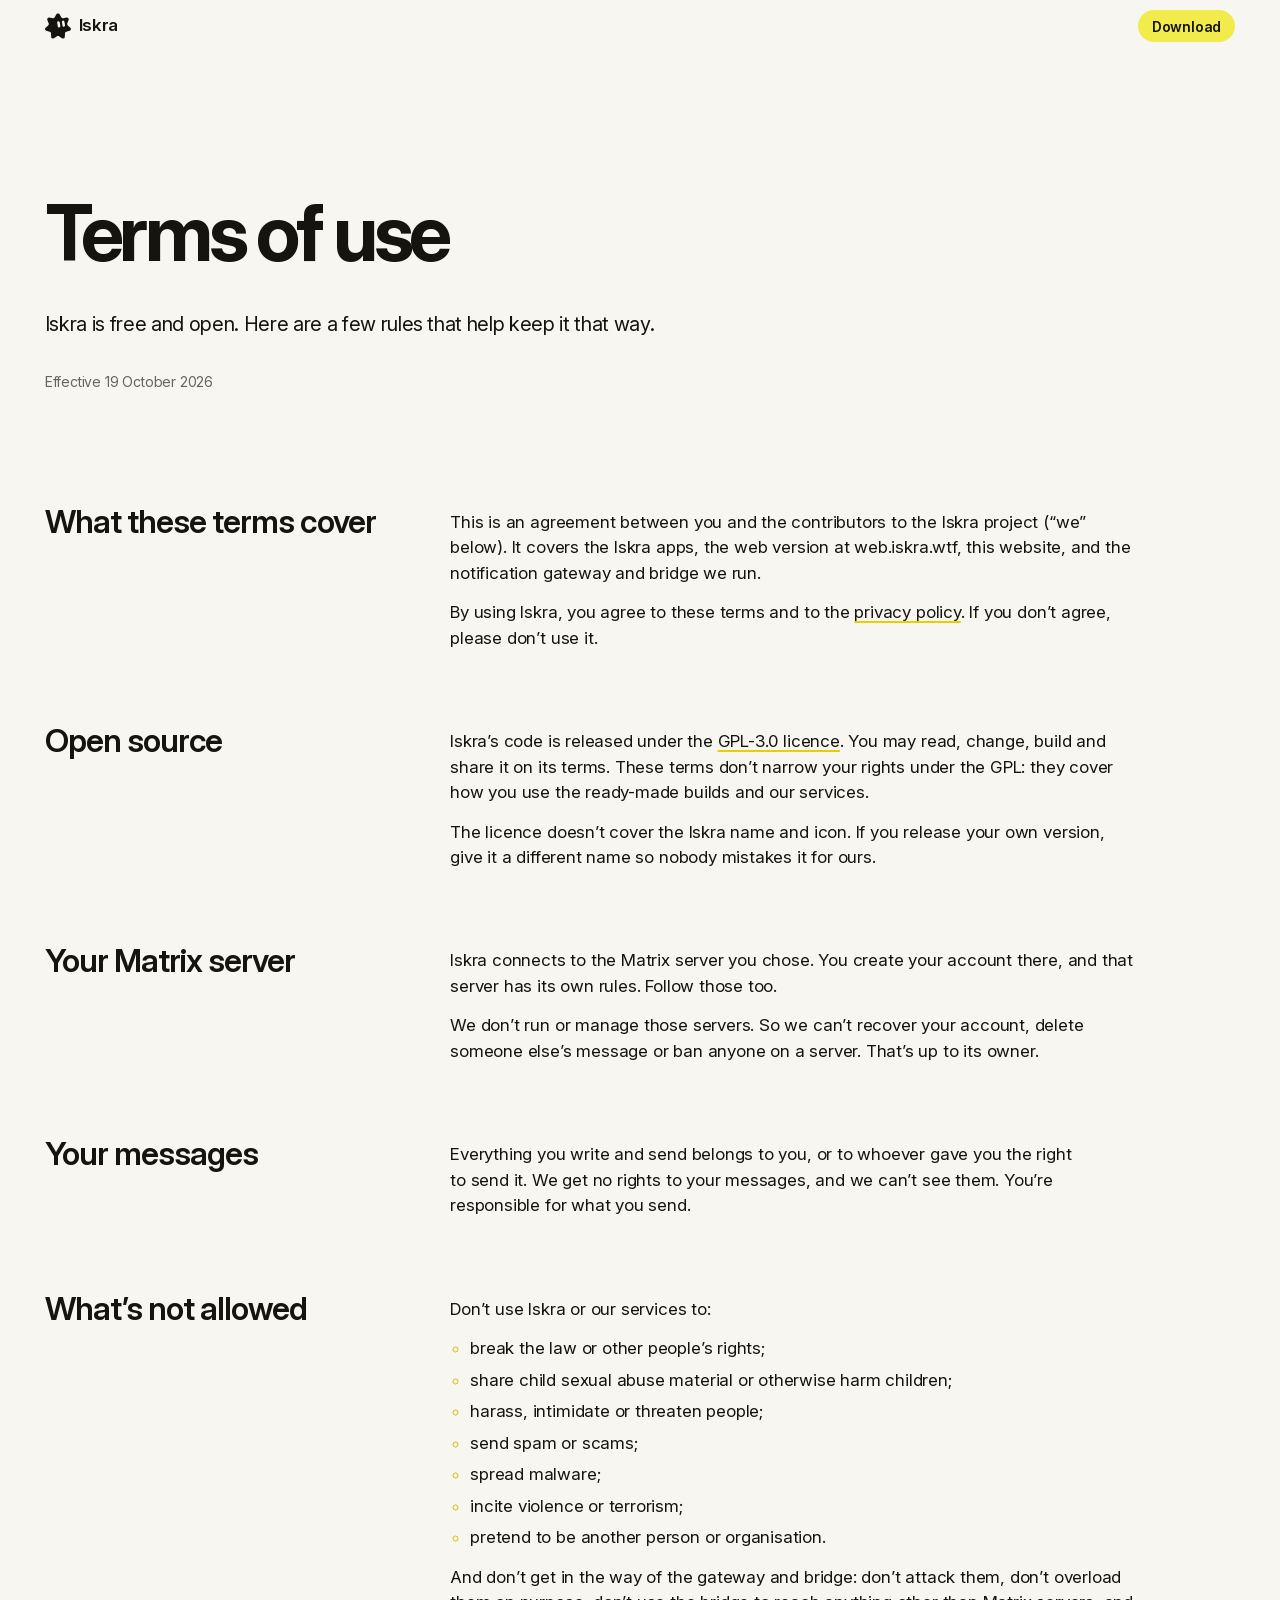
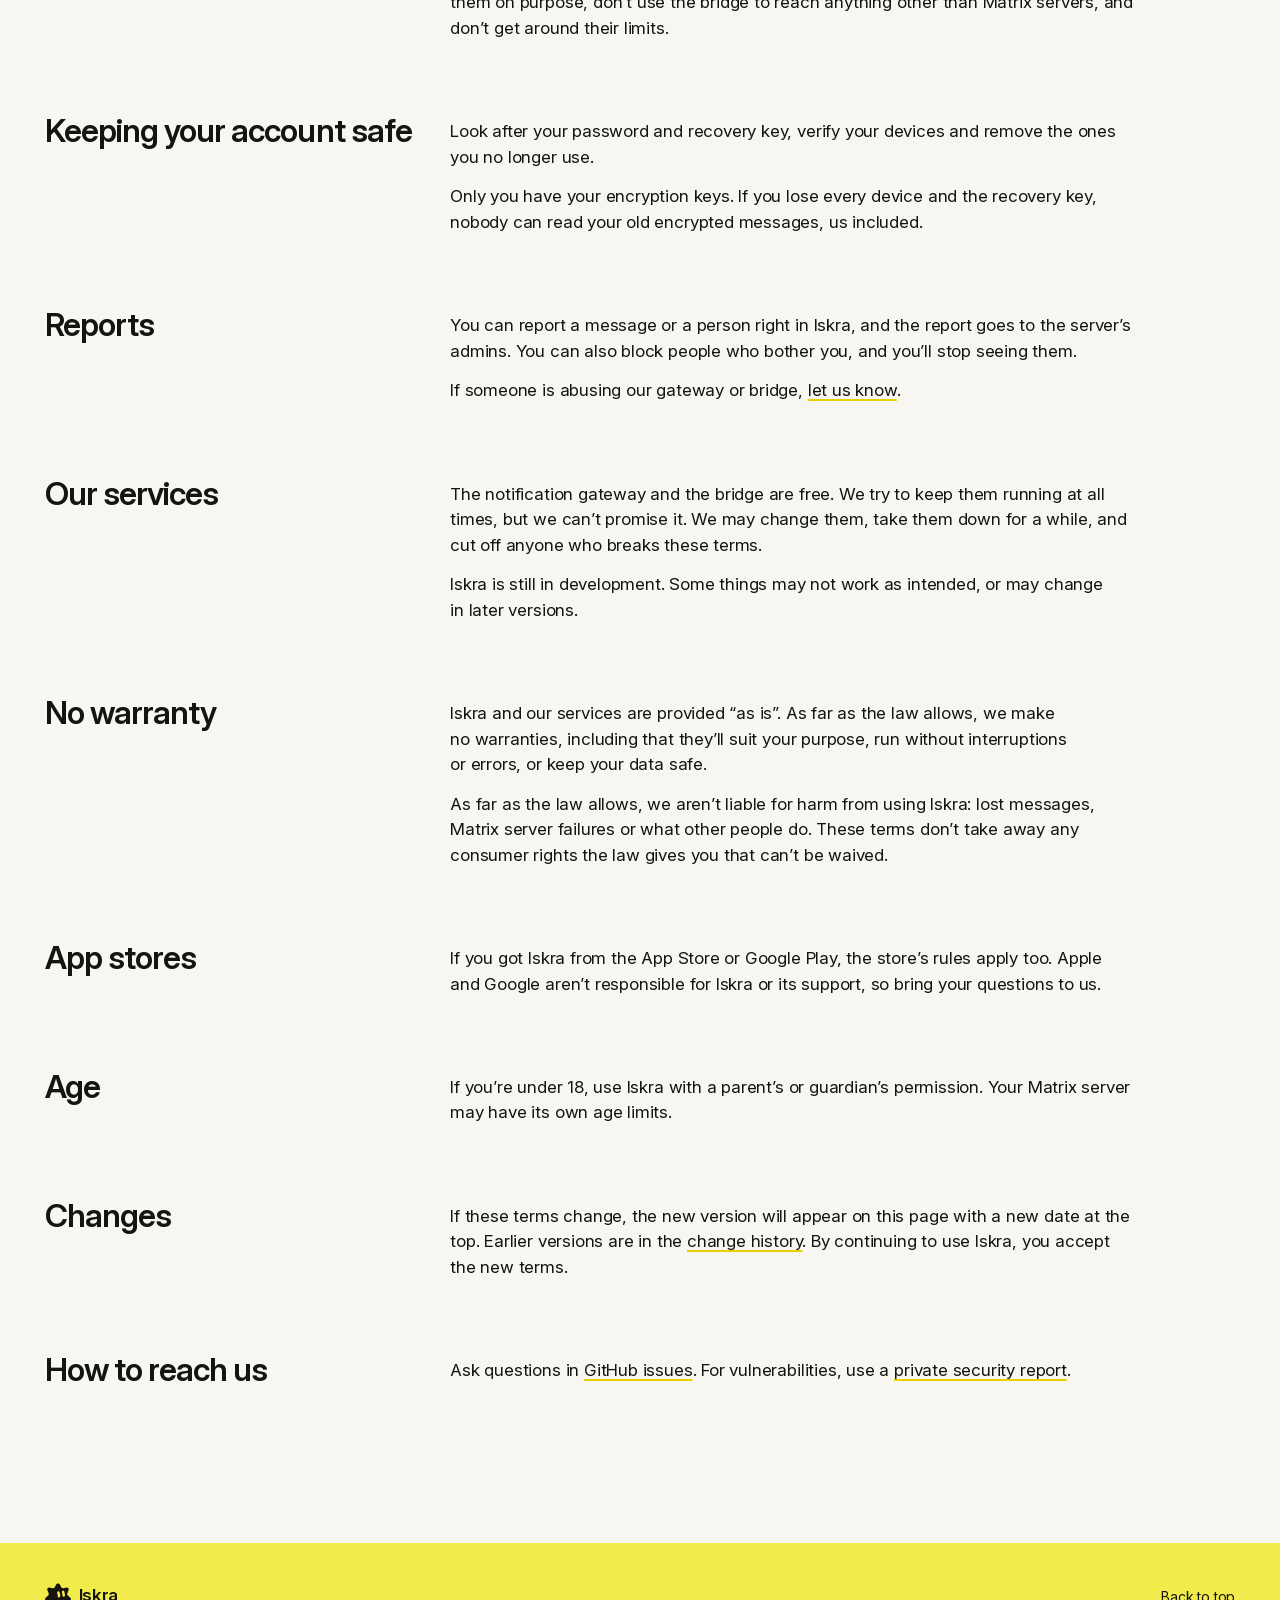
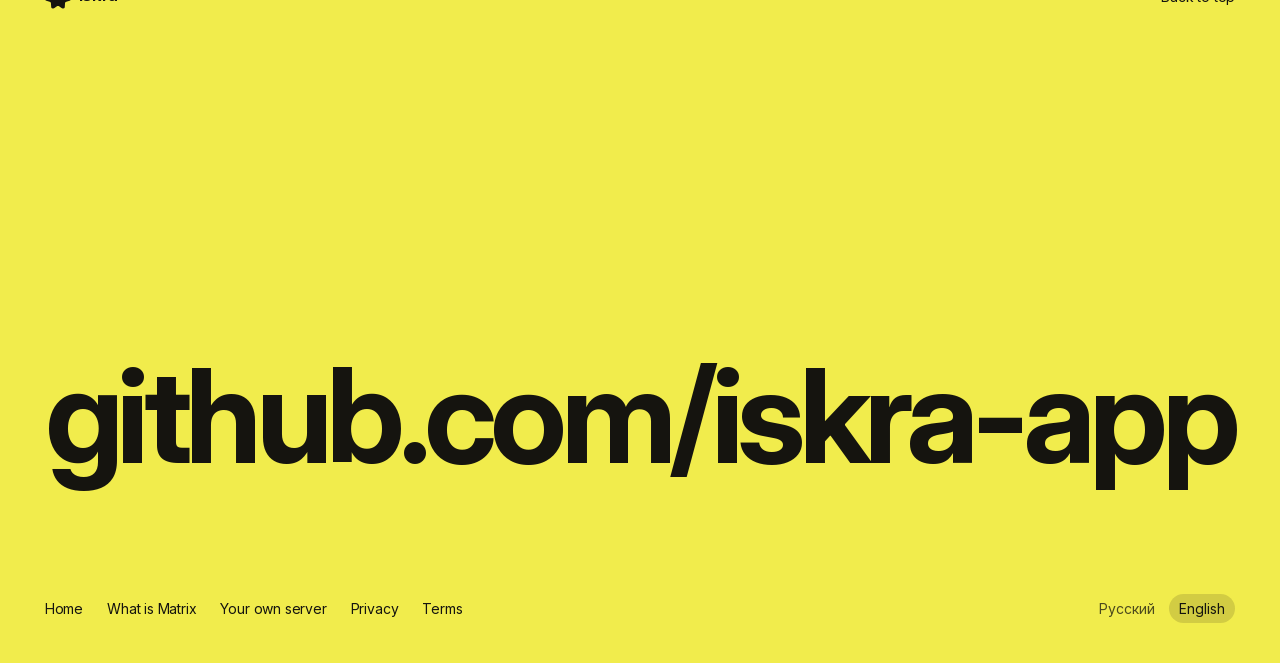
<file: terms.html>
<!doctype html>
<html lang="ru">
<head>
  <meta charset="utf-8">
  <meta name="viewport" content="width=device-width, initial-scale=1, viewport-fit=cover">
  <title>Условия пользования — Iskra</title>
  <meta name="description" content="Правила пользования Iskra и нашими службами: что можно, чего нельзя и за что мы отвечаем.">
  <meta name="color-scheme" content="light dark">
  <meta name="theme-color" content="#f7f6f1" media="(prefers-color-scheme: light)">
  <meta name="theme-color" content="#0a0a08" media="(prefers-color-scheme: dark)">
  <link rel="canonical" href="https://iskra.wtf/terms">
  <meta property="og:type" content="website">
  <meta property="og:site_name" content="Iskra">
  <meta property="og:title" content="Условия пользования — Iskra">
  <meta property="og:description" content="Что можно, чего нельзя и за что мы отвечаем.">
  <meta property="og:url" content="https://iskra.wtf/terms">
  <meta property="og:locale" content="ru_RU">
  <meta property="og:locale:alternate" content="en_US">
  <meta property="og:image" content="https://iskra.wtf/assets/og.png">
  <meta property="og:image:type" content="image/png">
  <meta property="og:image:width" content="1200">
  <meta property="og:image:height" content="630">
  <meta property="og:image:alt" content="Иконка Iskra и надпись: Iskra, мессенджер на Matrix для iPhone, iPad и Mac">
  <meta name="twitter:card" content="summary_large_image">
  <meta name="twitter:title" content="Условия пользования — Iskra">
  <meta name="twitter:description" content="Что можно, чего нельзя и за что мы отвечаем.">
  <meta name="twitter:image" content="https://iskra.wtf/assets/og.png">
  <link rel="icon" href="assets/favicon.svg" type="image/svg+xml">
  <link rel="icon" href="icon.png" type="image/png">
  <link rel="apple-touch-icon" href="icon.png">
  <link rel="preload" as="font" type="font/woff2" href="assets/fonts/inter-variable.woff2" crossorigin>
  <link rel="stylesheet" href="assets/fonts/inter.css">
  <link rel="stylesheet" href="assets/site.css">
</head>
<body>
  <header class="nav" id="nav">
    <div class="wrap">
      <a class="brand" href="./"><svg viewBox="0 0 747 731" aria-hidden="true"><use href="assets/sprite.svg#spark"/></svg>Iskra</a>
      <a class="button button--primary button--small" href="./#download" data-i18n="nav.download">Скачать</a>
    </div>
  </header>

  <main>
    <section class="page-hero">
      <div class="wrap">
        <h1 data-i18n="hero.title">Условия пользования</h1>
        <p data-i18n="hero.intro">Iskra бесплатна и&nbsp;открыта. Здесь&nbsp;— несколько правил, которые помогают ей&nbsp;такой и&nbsp;оставаться.</p>
        <p class="updated" data-i18n="hero.updated">Действуют с&nbsp;19&nbsp;октября 2026&nbsp;года</p>
      </div>
    </section>

    <section class="section section--legal" data-nav-solid>
      <div class="wrap">
        <ol class="legal">
          <li>
            <h2 data-i18n="about.t">О&nbsp;чём эти условия</h2>
            <div class="legal__body" data-i18n="about.p">
              <p>Это&nbsp;соглашение между вами и&nbsp;участниками проекта Iskra (дальше&nbsp;— «мы»). Оно касается приложений Iskra, веб-версии на&nbsp;web.iskra.wtf, этого сайта, а&nbsp;также шлюза уведомлений и&nbsp;моста, которые мы&nbsp;держим.</p>
              <p>Пользуясь Iskra, вы&nbsp;соглашаетесь с&nbsp;этими условиями и&nbsp;с&nbsp;<a href="privacy">политикой конфиденциальности</a>. Если не&nbsp;согласны, не&nbsp;пользуйтесь.</p>
            </div>
          </li>
          <li>
            <h2 data-i18n="license.t">Открытый код</h2>
            <div class="legal__body" data-i18n="license.p">
              <p>Код Iskra распространяется по&nbsp;<a href="https://github.com/iskra-app/iskra/blob/main/LICENSE">лицензии GPL-3.0</a>. Его&nbsp;можно читать, менять, собирать и&nbsp;раздавать на&nbsp;её&nbsp;условиях. Эти условия ваших прав по&nbsp;GPL не&nbsp;сужают: они касаются того, как&nbsp;пользоваться готовыми сборками и&nbsp;нашими службами.</p>
              <p>Название и&nbsp;значок Iskra лицензия не&nbsp;охватывает. Если вы&nbsp;выпускаете свою версию, назовите её&nbsp;иначе, чтобы её&nbsp;не&nbsp;путали с&nbsp;нашей.</p>
            </div>
          </li>
          <li>
            <h2 data-i18n="server.t">Ваш сервер Matrix</h2>
            <div class="legal__body" data-i18n="server.p">
              <p>Iskra подключается к&nbsp;серверу Matrix, который вы&nbsp;выбрали. Аккаунт там заводите вы, и&nbsp;у&nbsp;сервера свои правила. Соблюдайте их&nbsp;тоже.</p>
              <p>Мы&nbsp;не&nbsp;держим эти серверы и&nbsp;не&nbsp;управляем ими. Поэтому мы&nbsp;не&nbsp;можем восстановить вам аккаунт, удалить чужое сообщение или&nbsp;заблокировать кого-то на&nbsp;сервере. Всё&nbsp;это&nbsp;решает его&nbsp;владелец.</p>
            </div>
          </li>
          <li>
            <h2 data-i18n="content.t">Ваши сообщения</h2>
            <div class="legal__body" data-i18n="content.p">
              <p>Всё, что&nbsp;вы&nbsp;пишете и&nbsp;отправляете, принадлежит вам или&nbsp;тем, кто дал вам на&nbsp;это&nbsp;право. Мы&nbsp;не&nbsp;получаем на&nbsp;ваши сообщения никаких прав и&nbsp;не&nbsp;видим их. За&nbsp;то, что&nbsp;вы&nbsp;отправляете, отвечаете вы.</p>
            </div>
          </li>
          <li>
            <h2 data-i18n="rules.t">Чего делать нельзя</h2>
            <div class="legal__body" data-i18n="rules.p">
              <p>Не&nbsp;используйте Iskra и&nbsp;наши службы, чтобы:</p>
              <ul>
                <li>нарушать закон или&nbsp;чужие права;</li>
                <li>распространять материалы с&nbsp;сексуальным насилием над&nbsp;детьми или&nbsp;иначе вредить детям;</li>
                <li>травить, запугивать людей или&nbsp;угрожать им;</li>
                <li>рассылать спам и&nbsp;мошеннические сообщения;</li>
                <li>распространять вредоносные программы;</li>
                <li>призывать к&nbsp;насилию или&nbsp;терроризму;</li>
                <li>выдавать себя за&nbsp;другого человека или&nbsp;организацию.</li>
              </ul>
              <p>И&nbsp;не&nbsp;мешайте работе шлюза и&nbsp;моста: не&nbsp;атакуйте их, не&nbsp;перегружайте нарочно, не&nbsp;ходите через мост никуда, кроме серверов Matrix, и&nbsp;не&nbsp;обходите их&nbsp;ограничения.</p>
            </div>
          </li>
          <li>
            <h2 data-i18n="security.t">Безопасность аккаунта</h2>
            <div class="legal__body" data-i18n="security.p">
              <p>Берегите пароль и&nbsp;ключ восстановления, подтверждайте свои устройства и&nbsp;убирайте те, которыми больше не&nbsp;пользуетесь.</p>
              <p>Ключи шифрования есть только у&nbsp;вас. Если вы&nbsp;потеряете и&nbsp;все&nbsp;устройства, и&nbsp;ключ восстановления, прочитать старую зашифрованную переписку не&nbsp;сможет никто, в&nbsp;том числе&nbsp;мы.</p>
            </div>
          </li>
          <li>
            <h2 data-i18n="report.t">Жалобы</h2>
            <div class="legal__body" data-i18n="report.p">
              <p>На&nbsp;сообщение или&nbsp;человека можно пожаловаться прямо в&nbsp;Iskra: жалоба уйдёт администраторам сервера. Людей, которые вам мешают, можно заблокировать, и&nbsp;вы&nbsp;перестанете их&nbsp;видеть.</p>
              <p>Если кто-то злоупотребляет нашими шлюзом или&nbsp;мостом, <a href="https://github.com/iskra-app/iskra/issues">сообщите нам</a>.</p>
            </div>
          </li>
          <li>
            <h2 data-i18n="services.t">Наши службы</h2>
            <div class="legal__body" data-i18n="services.p">
              <p>Шлюз уведомлений и&nbsp;мост бесплатны. Мы&nbsp;стараемся, чтобы они работали всегда, но&nbsp;не&nbsp;обещаем этого. Мы&nbsp;можем менять их, ненадолго отключать и&nbsp;закрывать доступ тем, кто нарушает эти условия.</p>
              <p>Iskra ещё&nbsp;в&nbsp;разработке. Что-то может работать не&nbsp;так, как&nbsp;задумано, или&nbsp;поменяться в&nbsp;следующих версиях.</p>
            </div>
          </li>
          <li>
            <h2 data-i18n="warranty.t">Без&nbsp;гарантий</h2>
            <div class="legal__body" data-i18n="warranty.p">
              <p>Iskra и&nbsp;наши службы предоставляются «как&nbsp;есть». Насколько это&nbsp;позволяет закон, мы&nbsp;не&nbsp;даём никаких гарантий, в&nbsp;том числе что&nbsp;они подойдут для&nbsp;ваших целей, будут работать без&nbsp;перерывов и&nbsp;ошибок или&nbsp;сохранят ваши данные.</p>
              <p>Насколько это&nbsp;позволяет закон, мы&nbsp;не&nbsp;отвечаем за&nbsp;ущерб от&nbsp;пользования Iskra: за&nbsp;потерянные сообщения, сбои серверов Matrix и&nbsp;чужие действия. Права, которые даёт вам закон о&nbsp;защите потребителей и&nbsp;от&nbsp;которых нельзя отказаться, эти условия не&nbsp;отменяют.</p>
            </div>
          </li>
          <li>
            <h2 data-i18n="stores.t">Магазины приложений</h2>
            <div class="legal__body" data-i18n="stores.p">
              <p>Если вы&nbsp;скачали Iskra в&nbsp;App Store или&nbsp;Google Play, действуют ещё&nbsp;и&nbsp;правила магазина. Apple и&nbsp;Google не&nbsp;отвечают за&nbsp;Iskra и&nbsp;её&nbsp;поддержку&nbsp;— с&nbsp;вопросами приходите к&nbsp;нам.</p>
            </div>
          </li>
          <li>
            <h2 data-i18n="age.t">Возраст</h2>
            <div class="legal__body" data-i18n="age.p">
              <p>Если вам меньше 18&nbsp;лет, пользуйтесь Iskra с&nbsp;разрешения родителей или&nbsp;опекунов. У&nbsp;вашего сервера Matrix могут быть свои ограничения по&nbsp;возрасту.</p>
            </div>
          </li>
          <li>
            <h2 data-i18n="changes.t">Изменения</h2>
            <div class="legal__body" data-i18n="changes.p">
              <p>Если условия изменятся, новая версия появится на&nbsp;этой странице с&nbsp;новой датой вверху. Прошлые версии&nbsp;— в&nbsp;<a href="https://github.com/iskra-app/iskra.wtf/commits/main/terms.html">истории изменений</a>. Продолжая пользоваться Iskra, вы&nbsp;принимаете новые условия.</p>
            </div>
          </li>
          <li>
            <h2 data-i18n="contact.t">Как&nbsp;с&nbsp;нами связаться</h2>
            <div class="legal__body" data-i18n="contact.p">
              <p>Вопросы задавайте в&nbsp;<a href="https://github.com/iskra-app/iskra/issues">задачах на&nbsp;GitHub</a>. Об&nbsp;уязвимостях пишите через <a href="https://github.com/iskra-app/iskra/security/advisories/new">закрытое сообщение о&nbsp;проблеме безопасности</a>.</p>
            </div>
          </li>
        </ol>
      </div>
    </section>
  </main>

  <footer class="footer">
    <div class="wrap">
      <div class="footer__top">
        <a class="brand" href="./"><svg viewBox="0 0 747 731" aria-hidden="true"><use href="assets/sprite.svg#spark"/></svg>Iskra</a>
        <a href="#" data-i18n="footer.top">Наверх</a>
      </div>
      <a class="footer__big" href="https://github.com/iskra-app">github.com/iskra-app</a>
      <div class="footer__meta">
        <nav aria-label="Ссылки" data-i18n-aria="footer.links">
          <a href="./" data-i18n="footer.home">Главная</a>
          <a href="matrix" data-i18n="footer.matrix">Что&nbsp;такое Matrix</a>
          <a href="server" data-i18n="footer.server">Свой сервер</a>
          <a href="privacy" data-i18n="footer.privacy">Конфиденциальность</a>
          <a href="terms" data-i18n="footer.terms">Условия</a>
        </nav>
        <div class="lang" role="group" aria-label="Язык / Language">
          <button type="button" data-lang="ru" lang="ru">Русский</button>
          <button type="button" data-lang="en" lang="en">English</button>
        </div>
      </div>
    </div>
  </footer>

  <script src="assets/site.js"></script>
  <script>
    Site.init({
      en: {
        'meta.title': 'Terms of\u00a0use\u00a0— Iskra',
        'meta.description': 'The\u00a0rules for\u00a0using Iskra and\u00a0our\u00a0services: what’s allowed, what isn’t, and\u00a0what we’re responsible for.',
        'nav.download': 'Download',
        'hero.title': 'Terms of&nbsp;use',
        'hero.intro': 'Iskra is&nbsp;free and&nbsp;open. Here are a&nbsp;few rules that help keep it&nbsp;that way.',
        'hero.updated': 'Effective 19&nbsp;October 2026',
        'about.t': 'What these terms cover',
        'about.p': '<p>This is&nbsp;an&nbsp;agreement between you and the contributors to&nbsp;the Iskra project (“we” below). It&nbsp;covers the Iskra apps, the web version at&nbsp;web.iskra.wtf, this website, and the notification gateway and bridge we&nbsp;run.</p><p>By&nbsp;using Iskra, you agree to&nbsp;these terms and to&nbsp;the&nbsp;<a href="privacy">privacy policy</a>. If&nbsp;you don’t agree, please don’t use&nbsp;it.</p>',
        'license.t': 'Open source',
        'license.p': '<p>Iskra’s code is&nbsp;released under the&nbsp;<a href="https://github.com/iskra-app/iskra/blob/main/LICENSE">GPL-3.0 licence</a>. You may read, change, build and share it&nbsp;on&nbsp;its terms. These terms don’t narrow your rights under the GPL: they cover how you use the ready-made builds and our services.</p><p>The licence doesn’t cover the Iskra name and icon. If&nbsp;you release your own version, give it&nbsp;a&nbsp;different name so&nbsp;nobody mistakes it&nbsp;for ours.</p>',
        'server.t': 'Your Matrix server',
        'server.p': '<p>Iskra connects to&nbsp;the Matrix server you chose. You create your account there, and that server has its own rules. Follow those too.</p><p>We&nbsp;don’t run or&nbsp;manage those servers. So&nbsp;we&nbsp;can’t recover your account, delete someone else’s message or&nbsp;ban anyone on&nbsp;a&nbsp;server. That’s up&nbsp;to&nbsp;its owner.</p>',
        'content.t': 'Your messages',
        'content.p': '<p>Everything you write and send belongs to&nbsp;you, or&nbsp;to&nbsp;whoever gave you the right to&nbsp;send&nbsp;it. We&nbsp;get no&nbsp;rights to&nbsp;your messages, and we&nbsp;can’t see them. You’re responsible for what you send.</p>',
        'rules.t': 'What’s not&nbsp;allowed',
        'rules.p': '<p>Don’t use Iskra or&nbsp;our services to:</p><ul><li>break the law or&nbsp;other people’s rights;</li><li>share child sexual abuse material or&nbsp;otherwise harm children;</li><li>harass, intimidate or&nbsp;threaten people;</li><li>send spam or&nbsp;scams;</li><li>spread malware;</li><li>incite violence or&nbsp;terrorism;</li><li>pretend to&nbsp;be&nbsp;another person or&nbsp;organisation.</li></ul><p>And don’t get in&nbsp;the way of&nbsp;the gateway and bridge: don’t attack them, don’t overload them on&nbsp;purpose, don’t use the bridge to&nbsp;reach anything other than Matrix servers, and don’t get around their limits.</p>',
        'security.t': 'Keeping your account safe',
        'security.p': '<p>Look after your password and recovery key, verify your devices and remove the ones you no&nbsp;longer use.</p><p>Only you have your encryption keys. If&nbsp;you lose every device and the recovery key, nobody can read your old encrypted messages, us&nbsp;included.</p>',
        'report.t': 'Reports',
        'report.p': '<p>You can report a&nbsp;message or&nbsp;a&nbsp;person right in&nbsp;Iskra, and the report goes to&nbsp;the server’s admins. You can also block people who bother you, and you’ll stop seeing them.</p><p>If&nbsp;someone is&nbsp;abusing our gateway or&nbsp;bridge, <a href="https://github.com/iskra-app/iskra/issues">let us&nbsp;know</a>.</p>',
        'services.t': 'Our&nbsp;services',
        'services.p': '<p>The notification gateway and the bridge are free. We&nbsp;try to&nbsp;keep them running at&nbsp;all times, but we&nbsp;can’t promise it. We&nbsp;may change them, take them down for a&nbsp;while, and cut off anyone who breaks these terms.</p><p>Iskra is&nbsp;still in&nbsp;development. Some things may not work as&nbsp;intended, or&nbsp;may change in&nbsp;later versions.</p>',
        'warranty.t': 'No&nbsp;warranty',
        'warranty.p': '<p>Iskra and our services are provided “as&nbsp;is”. As&nbsp;far as&nbsp;the law allows, we&nbsp;make no&nbsp;warranties, including that they’ll suit your purpose, run without interruptions or&nbsp;errors, or&nbsp;keep your data safe.</p><p>As&nbsp;far as&nbsp;the law allows, we&nbsp;aren’t liable for harm from using Iskra: lost messages, Matrix server failures or&nbsp;what other people do. These terms don’t take away any consumer rights the law gives you that can’t be&nbsp;waived.</p>',
        'stores.t': 'App stores',
        'stores.p': '<p>If&nbsp;you got Iskra from the App Store or&nbsp;Google Play, the store’s rules apply too. Apple and Google aren’t responsible for Iskra or&nbsp;its support, so&nbsp;bring your questions to&nbsp;us.</p>',
        'age.t': 'Age',
        'age.p': '<p>If&nbsp;you’re under 18, use Iskra with a&nbsp;parent’s or&nbsp;guardian’s permission. Your Matrix server may have its own age limits.</p>',
        'changes.t': 'Changes',
        'changes.p': '<p>If&nbsp;these terms change, the new version will appear on&nbsp;this page with a&nbsp;new date at&nbsp;the top. Earlier versions are in&nbsp;the&nbsp;<a href="https://github.com/iskra-app/iskra.wtf/commits/main/terms.html">change history</a>. By&nbsp;continuing to&nbsp;use Iskra, you accept the new terms.</p>',
        'contact.t': 'How to&nbsp;reach&nbsp;us',
        'contact.p': '<p>Ask questions in&nbsp;<a href="https://github.com/iskra-app/iskra/issues">GitHub issues</a>. For vulnerabilities, use a&nbsp;<a href="https://github.com/iskra-app/iskra/security/advisories/new">private security report</a>.</p>',
        'footer.links': 'Links',
        'footer.home': 'Home',
        'footer.matrix': 'What is&nbsp;Matrix',
        'footer.server': 'Your own server',
        'footer.privacy': 'Privacy',
        'footer.terms': 'Terms',
      },
    });
  </script>
</body>
</html>
</file>
<file: assets/fonts/inter.css>
/* Inter 4.1 (The Inter Project Authors, SIL OFL 1.1 — OFL.txt рядом). Полный вариативный файл со всеми OpenType-фичами (zero, ss01…); ни одного запроса к Google. */
@font-face {
  font-family: 'Inter';
  font-style: normal;
  font-weight: 100 900;
  font-display: swap;
  src: url('./inter-variable.woff2') format('woff2');
}
</file>
<file: assets/site.css>
/* Свой облик: спокойная основа, одна «искра» — жёлтый из иконки — и крупный набор.
   Поверхности разделяются тоном, а не линиями. Семь цветов AccentTheme — для чата и аватаров. */
:root {
  color-scheme: light;
  --color-background: #f7f6f1;
  --color-surface: #efede5;
  --color-raised: #fbfaf7;
  --color-text: #15140f;
  --color-text-secondary: #67655c;
  --color-text-tertiary: #b3b0a4;
  --color-separator: #dedbd0;
  --color-line-strong: #c9c5b8;
  --color-glass: #f7f6f1;
  --color-fill: rgb(21 20 15 / 0.05);
  --color-fill-hover: rgb(21 20 15 / 0.09);

  /* Искра: жёлтый из иконки в обеих темах, янтарь — для статуса и предупреждений.
     Жёлтым текстом на светлом фоне не прочитать, поэтому в светлой теме ссылки — цветом
     текста с жёлтым подчёркиванием, а мелкие акценты (маркеры, искра при наведении) —
     золотистым, на тон глубже. */
  --ember: #ff9f0a;
  --accent: #f1ec4c;
  --on-accent: #15140f;
  --accent-text: var(--color-text);
  --accent-line: #e8d000;
  --accent-strong: #d6be00;
  --link-thickness: 2px;
  --more-line: #e8d000;
  --focus: var(--color-text);
  --warn: #a35400; /* янтарь, читаемый на светлом фоне */
  --glow: rgb(255 159 10 / 0.18);

  /* AccentTheme: семь цветов, светлый вариант */
  --red: #ff3b30;
  --orange: #ff9500;
  --yellow: #ffcc00;
  --green: #34c759;
  --cyan: #32ade6;
  --blue: #007aff;
  --violet: #af52de;

  --radius-bubble: 1.825rem; /* 29.2 */
  --radius-card: 0.625rem;   /* 10 */
  --radius-control: 0.5rem;  /* 8 */
  --radius-circle: 9999px;

  /* Пять ступеней набора: витрина, заголовок, утверждение, вводный, текст; плюс мелкий */
  --fs-display: clamp(3rem, 10vw, 10rem);
  --fs-title: clamp(2.25rem, 5vw, 4.5rem);
  --fs-statement: clamp(1.25rem, 2.5vw, 2.25rem);
  --fs-lead: 1.25rem;
  --fs-body: 1.0625rem;
  --fs-small: 0.875rem;

  --margin: clamp(1.25rem, 3.5vw, 3rem);
  --gutter: clamp(1rem, 2vw, 2rem);
  --section: clamp(6rem, 12vw, 10rem);

  --font-body: 'Inter', system-ui, -apple-system, 'Segoe UI', Roboto, 'Helvetica Neue', Arial, sans-serif, 'Apple Color Emoji', 'Segoe UI Emoji';
  --ease-out: cubic-bezier(0.2, 0, 0, 1);
  --nav-height: 3.25rem;
}
@media (prefers-color-scheme: dark) {
  :root {
    color-scheme: dark;
    --color-background: #0a0a08;
    --color-surface: #121210;
    --color-raised: #161613;
    --color-text: #ecebe4;
    --color-text-secondary: #9a988e;
    --color-text-tertiary: #4a4943;
    --color-separator: #24231f;
    --color-line-strong: #3a3933;
    --color-glass: #0a0a08;
    --color-fill: rgb(236 235 228 / 0.06);
    --color-fill-hover: rgb(236 235 228 / 0.11);

    --accent: #f1ec4c;
    --on-accent: #0a0a08;
    --accent-text: var(--accent);
    --accent-line: rgb(241 236 76 / 0.3);
    --accent-strong: var(--accent);
    --link-thickness: 1px;
    --more-line: transparent;
    --focus: var(--accent);
    --warn: var(--orange);
    --glow: rgb(252 249 30 / 0.12);

    --red: #ff453a;
    --orange: #ff9f0a;
    --yellow: #ffd60a;
    --green: #30d158;
    --cyan: #64d2ff;
    --blue: #0a84ff;
    --violet: #bf5af2;
  }
}

*, *::before, *::after { box-sizing: border-box; }
html { scroll-behavior: smooth; -webkit-text-size-adjust: 100%; scroll-padding-top: var(--nav-height); }
@media (prefers-reduced-motion: reduce) { html { scroll-behavior: auto; } }
body {
  margin: 0;
  background: var(--color-background);
  color: var(--color-text);
  font-family: var(--font-body);
  font-size: var(--fs-body);
  line-height: 1.5;
  letter-spacing: -0.011em;
  font-feature-settings: "zero" 0, "tnum" 0, "ss01" 0, "ss02" 0, "ss03" 0, "ss04" 0, "ss05" 0, "ss06" 0, "ss07" 0, "ss08" 0;
  -webkit-font-smoothing: antialiased;
  -webkit-tap-highlight-color: transparent;
}
::selection { background: var(--accent); color: var(--on-accent); }
a {
  color: var(--accent-text);
  text-decoration: underline; text-decoration-color: var(--accent-line);
  text-decoration-thickness: var(--link-thickness); text-underline-offset: 3px;
  transition: text-decoration-color 200ms var(--ease-out), color 200ms var(--ease-out);
}
a:hover { text-decoration-color: currentColor; }
img, svg { display: block; }
h1, h2, h3, p, ul, ol, dl, dd, figure { margin: 0; }
:focus { outline: none; }
:focus-visible { outline: 2px solid var(--focus); outline-offset: 2px; border-radius: 6px; }
.wrap { max-width: 88rem; margin: 0 auto; padding: 0 var(--margin); }
.icon { width: 24px; height: 24px; fill: none; stroke: currentColor; stroke-width: 1.7; stroke-linecap: round; stroke-linejoin: round; flex: none; }
.title { font-size: var(--fs-title); line-height: 1.02; font-weight: 700; letter-spacing: -0.045em; text-wrap: balance; }
.display { font-size: var(--fs-display); line-height: 0.92; font-weight: 700; letter-spacing: -0.055em; }
.statement { font-size: var(--fs-statement); line-height: 1.22; font-weight: 500; letter-spacing: -0.03em; }
.lead { font-size: var(--fs-lead); line-height: 1.45; letter-spacing: -0.017em; }

/* ── Кнопки — как PrimaryButton / PlainButton в iskra-web ── */
.button {
  display: inline-flex; align-items: center; justify-content: center; gap: 0.5rem;
  min-height: 3rem; padding: 0 1.5rem;
  border-radius: var(--radius-circle);
  font-weight: 600; font-size: var(--fs-body); white-space: nowrap;
  text-decoration: none;
  transition: background-color 200ms var(--ease-out), filter 200ms var(--ease-out), transform 160ms var(--ease-out);
}
.button:active { transform: scale(0.97); }
.button--primary { background: var(--accent); color: var(--on-accent); }
.button--primary:hover { filter: brightness(1.08); }
.button--plain { background: var(--color-fill); color: var(--color-text); }
.button--plain:hover { background: var(--color-fill-hover); }
.button--small { min-height: 2rem; padding: 0 0.875rem; font-size: var(--fs-small); }
.button--large { min-height: 3.5rem; padding: 0 1.875rem; }
.button svg.logo { width: 1.05em; height: 1.05em; fill: currentColor; margin-top: -0.12em; }
.button .icon { width: 1.2em; height: 1.2em; }
.more { text-decoration-color: var(--more-line); }
.more:hover { text-decoration: underline; text-decoration-color: currentColor; }
.more::after { content: " ›"; }

/* ── Навигация: знак и одно действие. Фон появляется у первого раздела ── */
.nav {
  position: sticky; top: 0; z-index: 20;
  background: transparent;
  transition: background-color 300ms var(--ease-out);
}
.nav.is-solid { background: var(--color-glass); }
.nav .wrap { display: flex; align-items: center; gap: 2rem; height: var(--nav-height); }
.brand { display: flex; align-items: center; gap: 0.5rem; color: var(--color-text); font-weight: 600; letter-spacing: -0.02em; text-decoration: none; }
.brand svg { width: 1.625rem; height: 1.625rem; fill: currentColor; transition: color 300ms var(--ease-out); }
.brand:hover svg { color: var(--accent-strong); }
.nav .button { margin-left: auto; }

/* ── Первый экран: фраза во всю ширину, иконка стоит в ней вместо слова ── */
.hero {
  min-height: calc(100vh - var(--nav-height));
  min-height: calc(100svh - var(--nav-height));
  display: flex; flex-direction: column; justify-content: center;
  padding: clamp(2rem, 6vh, 4rem) 0 clamp(2.5rem, 8vh, 5rem);
}
/* Во флекс-колонке .wrap с margin: auto сжимается по содержимому — растягиваем, иначе
   любое изменение ширины текста сдвигает весь экран. */
.hero > .wrap { width: 100%; }
.hero__title {
  font-size: var(--fs-display); font-weight: 700; letter-spacing: -0.055em; line-height: 0.95;
}
.hero__title:lang(en) { font-size: clamp(2.5rem, 8.4vw, 8.5rem); }
.hero__line { display: inline-block; }
.appicon {
  position: relative; display: inline-block;
  width: 0.86em; height: 0.86em; margin-right: 0.1em; vertical-align: -0.06em;
  border-radius: 0.2em;
}
/* Пока картинка иконки грузится, первый экран ждёт (класс снимает скрипт главной),
   потом всё появляется сразу, без подъёма; движется только шифр в подзаголовке и описании. */
.hero.is-waiting .hero__line, .hero.is-waiting .hero__sub, .hero.is-waiting .hero__foot { opacity: 0; }
.appicon img {
  position: absolute; inset: 0; width: 100%; height: 100%;
  opacity: 0;
  transition: opacity 700ms var(--ease-out);
}
.appicon img.is-on { opacity: 1; }
.hero__sub { display: inline-block; }
.hero__foot {
  display: grid; grid-template-columns: repeat(12, 1fr); gap: 1.5rem var(--gutter); align-items: end;
  margin-top: clamp(2rem, 5vh, 3rem);
}
.hero__body { grid-column: 1 / 7; font-size: var(--fs-lead); line-height: 1.45; letter-spacing: -0.017em; max-width: 36rem; text-wrap: pretty; }
.hero__cta { grid-column: 7 / 13; justify-self: end; display: flex; flex-wrap: wrap; gap: 0.75rem; }
@media (max-width: 860px) {
  .hero__foot { display: block; }
  .hero__cta { margin-top: 1.5rem; }
}
@keyframes rise { from { opacity: 0; transform: translateY(0.4em); } }
/* Заголовки и подзаголовки поднимаются ещё и из лёгкого размытия */
@keyframes rise-blur { from { opacity: 0; transform: translateY(0.4em); filter: blur(8px); } }

/* ── Разделы ── */
.section { padding: var(--section) 0; }
.section--tone { background: var(--color-surface); }
.head { display: grid; grid-template-columns: repeat(12, 1fr); gap: 0 var(--gutter); margin-bottom: clamp(2.5rem, 6vw, 4rem); }
.head h2 { grid-column: 4 / 13; font-size: var(--fs-title); line-height: 1.04; font-weight: 700; letter-spacing: -0.045em; text-wrap: balance; }
.head p { grid-column: 4 / 11; margin-top: 1.125rem; font-size: var(--fs-lead); line-height: 1.45; }
@media (max-width: 760px) { .head { display: block; } }

/* ── Возможности: утверждение с картинками вместо слов, рядом — живой чат ── */
.split { display: grid; grid-template-columns: repeat(12, 1fr); gap: 3rem var(--gutter); margin-top: clamp(3rem, 6vw, 5rem); align-items: start; }
.split__text { grid-column: 1 / 8; }
.split .chat { grid-column: 9 / 13; }
@media (max-width: 900px) { .split { display: block; } .split .chat { margin-top: 3rem; max-width: 26rem; } }
.note-line { margin-top: 2rem; font-size: var(--fs-lead); max-width: 34rem; }

/* Семь цветов и моно — пары «цвет и надпись поверх него», как AccentTheme в приложении.
   Свой пузырь залит цветом; у моно — серый: 16% цвета текста и обычный текст на нём,
   на тон глубже входящего, а не чёрная плашка. */
[data-accent="red"] { --c: var(--red); --c-ink: #fff; }
[data-accent="orange"] { --c: var(--orange); --c-ink: #fff; }
[data-accent="yellow"] { --c: var(--yellow); --c-ink: #000; }
[data-accent="green"] { --c: var(--green); --c-ink: #fff; }
[data-accent="cyan"] { --c: var(--cyan); --c-ink: #fff; }
[data-accent="blue"] { --c: var(--blue); --c-ink: #fff; }
[data-accent="violet"] { --c: var(--violet); --c-ink: #fff; }
[data-accent="mono"] { --c: var(--color-text); --c-ink: var(--color-background); }
[data-accent] { --bubble-own: var(--c); --on-bubble-own: var(--c-ink); }
[data-accent="mono"] { --bubble-own: color-mix(in srgb, var(--color-text) 16%, transparent); --on-bubble-own: var(--color-text); }
:root { --bubble-in: rgb(0 0 0 / 0.08); }
@media (prefers-color-scheme: dark) { :root { --bubble-in: rgb(255 255 255 / 0.08); } }

/* Вставка в тексте — капсула чуть выше прописных, по центру их высоты (у Inter — 0.727em).
   inline-block с overflow: hidden берёт базовую линию по нижнему краю, поэтому положение
   задаётся одним vertical-align и не зависит от того, что лежит внутри. */
.slot {
  display: inline-block; overflow: hidden;
  height: 0.92em; vertical-align: -0.0965em;
  min-width: 2em; padding: 0 0.34em; margin: 0 0.12em;
  border-radius: 0.46em; background: var(--bubble-in); color: var(--color-text);
}
.slot__in { display: flex; align-items: center; justify-content: center; gap: 0.12em; height: 100%; }
.slot--bubble {
  background: var(--bubble-own); color: var(--on-bubble-own);
  transition: background-color 400ms var(--ease-out), color 400ms var(--ease-out);
}
.slot--bubble i { width: 0.15em; aspect-ratio: 1; border-radius: 50%; background: currentColor; animation: typing 1200ms infinite var(--ease-out); }
.slot--bubble i:nth-child(2) { animation-delay: 150ms; }
.slot--bubble i:nth-child(3) { animation-delay: 300ms; }
@keyframes typing { 0%, 60%, 100% { opacity: 0.35; transform: none; } 30% { opacity: 1; transform: translateY(-0.06em); } }
@media (prefers-reduced-motion: reduce) { .slot--bubble i { animation: none; opacity: 0.7; } }
.slot--lock .icon { width: 0.5em; height: 0.5em; stroke-width: 2.2; }
.slot--dots { padding: 0 0.4em; }
.slot--dots i { width: 0.22em; aspect-ratio: 1; border-radius: 50%; background: var(--c); }

/* Чат — кусок интерфейса приложения, а не картинка. Пузыри — как в Iskra: радиус 24 на всех
   углах, отступы 12 и 16, так что сообщение в одну строку выходит капсулой. */
.chat__window { background: var(--color-surface); border-radius: var(--radius-bubble); padding: 1rem 1rem 1.25rem; }
.chat__head { display: flex; align-items: center; gap: 0.75rem; padding: 0.25rem 0.25rem 1rem; }
.chat__avatar {
  width: 2.5rem; height: 2.5rem; border-radius: 50%; display: grid; place-items: center; flex: none;
  background: var(--c); color: var(--c-ink); font-weight: 600;
  transition: background-color 400ms var(--ease-out), color 400ms var(--ease-out);
}
.chat__who b { display: block; font-weight: 600; line-height: 1.25; }
.chat__who small { display: flex; align-items: center; gap: 0.3rem; font-size: var(--fs-small); color: var(--color-text-secondary); }
.chat__who .icon { width: 0.9rem; height: 0.9rem; }
.chat__log { list-style: none; padding: 0; display: flex; flex-direction: column; gap: 0.25rem; }
.chat__log li {
  max-width: 90%; min-width: 2.85rem; padding: 0.75rem 1rem; border-radius: 1.5rem;
  font-size: 1rem; line-height: 1.35;
  transition: background-color 400ms var(--ease-out), color 400ms var(--ease-out);
}
.chat__log .in { align-self: flex-start; background: var(--bubble-in); }
.chat__log .out { align-self: flex-end; background: var(--bubble-own); color: var(--on-bubble-own); }
.chat__log .in + .out, .chat__log .out + .in { margin-top: 0.5rem; }
.chat figcaption { display: flex; flex-wrap: wrap; align-items: center; gap: 0.75rem 1rem; margin-top: 1.25rem; font-size: var(--fs-small); color: var(--color-text-secondary); }
.picker { display: flex; flex-wrap: wrap; gap: 0.5rem; }
.picker button {
  width: 1.75rem; height: 1.75rem; padding: 0; border: 0; border-radius: 50%; cursor: pointer;
  background: var(--c);
  transition: outline-color 200ms var(--ease-out);
}
.picker button:active { transform: scale(0.92); }
.picker button[aria-pressed="true"] { outline: 2px solid var(--color-text); outline-offset: 3px; }
.picker button:focus-visible { border-radius: 50%; }

.features {
  list-style: none; padding: 0;
  display: grid; grid-template-columns: repeat(4, 1fr); gap: 3rem var(--gutter);
  margin-top: clamp(4rem, 8vw, 7rem);
}
@media (max-width: 1000px) { .features { grid-template-columns: repeat(2, 1fr); } }
@media (max-width: 520px) { .features { grid-template-columns: 1fr; gap: 2rem; } }
.features h3, .facts h3 { font-size: var(--fs-lead); line-height: 1.25; font-weight: 600; letter-spacing: -0.02em; text-wrap: balance; }
.features p, .facts p { margin-top: 0.5rem; }

/* ── Приватность: что остаётся у вас — одним предложением, пункт за пунктом подсвечивается ── */
.privacy__head { display: grid; grid-template-columns: repeat(12, 1fr); gap: 1.25rem var(--gutter); }
.privacy__head .title { grid-column: 1 / 10; }
.privacy__head .lead { grid-column: 1 / 7; }
.litlist { margin-top: clamp(3rem, 6vw, 5rem); max-width: 56rem; color: color-mix(in srgb, var(--color-text) 64%, var(--color-surface)); }
.litlist__lead { color: var(--color-text); }
.lit { transition: color 400ms var(--ease-out); }
.lit.is-lit { color: var(--color-text); }
.facts {
  list-style: none; padding: 0;
  display: grid; grid-template-columns: repeat(3, 1fr); gap: 3rem var(--gutter);
  margin-top: clamp(3rem, 6vw, 5rem);
}
@media (max-width: 900px) { .privacy__head { display: block; } .privacy__head .lead { margin-top: 1.25rem; } .facts { grid-template-columns: repeat(2, 1fr); } }
@media (max-width: 520px) { .facts { grid-template-columns: 1fr; gap: 2rem; } }

/* ── Открытый код: иконка встаёт в начало абзаца, как буквица ── */
.oss { display: grid; grid-template-columns: repeat(12, 1fr); gap: 2.5rem var(--gutter); }
.oss__facts { grid-column: 1 / 4; display: flex; flex-direction: column; gap: 1.25rem; padding-top: 0.75rem; }
.oss__facts dt { font-size: var(--fs-small); color: var(--color-text-secondary); }
.oss__facts dd { font-weight: 600; }
.oss__facts a { color: inherit; }
.oss__text { grid-column: 4 / 13; }
.oss__p { margin-top: 2rem; font-size: clamp(1.25rem, 2.1vw, 1.875rem); line-height: 1.25; font-weight: 500; letter-spacing: -0.03em; max-width: 52rem; }
.oss__links { display: flex; flex-wrap: wrap; gap: 0.75rem; margin-top: 2.5rem; }
@media (max-width: 900px) {
  .oss { display: flex; flex-direction: column-reverse; }
  .oss__facts { flex-direction: row; flex-wrap: wrap; gap: 1rem 2rem; padding-top: 0; }
}

/* ── Скачать: цвета страницы меняются местами ── */
.invert {
  --color-background: #0a0a08; --color-surface: #121210; --color-raised: #161613;
  --color-text: #ecebe4; --color-text-secondary: #9a988e;
  --color-fill: rgb(236 235 228 / 0.08); --color-fill-hover: rgb(236 235 228 / 0.14);
  --accent: #f1ec4c; --accent-line: rgb(241 236 76 / 0.3); --on-accent: #0a0a08;
  --accent-text: #f1ec4c; --accent-strong: #f1ec4c; --link-thickness: 1px; --more-line: transparent; --focus: #f1ec4c;
  background: var(--color-background); color: var(--color-text);
}
/* В тёмной теме светлое поле слепит — там раздел просто на тон светлее страницы. */
@media (prefers-color-scheme: dark) {
  .invert {
    --color-background: #121210; --color-surface: #161613; --color-raised: #1b1b18;
    --color-text: #ecebe4; --color-text-secondary: #9a988e;
    --color-fill: rgb(236 235 228 / 0.06); --color-fill-hover: rgb(236 235 228 / 0.11);
    --accent: #f1ec4c; --accent-line: rgb(241 236 76 / 0.3); --on-accent: #0a0a08;
  --accent-text: #f1ec4c; --accent-strong: #f1ec4c; --link-thickness: 1px; --more-line: transparent; --focus: #f1ec4c;
  }
}
.download .display { max-width: 12ch; }
.platforms { display: grid; grid-template-columns: repeat(4, 1fr); gap: var(--gutter); margin-top: clamp(3rem, 7vw, 6rem); }
@media (max-width: 900px) { .platforms { grid-template-columns: repeat(2, 1fr); } }
@media (max-width: 480px) { .platforms { grid-template-columns: 1fr; } }
.platform {
  display: flex; flex-direction: column;
  padding: 1.5rem; border-radius: var(--radius-bubble);
  background: var(--color-fill);
  transition: background-color 250ms var(--ease-out), transform 250ms var(--ease-out);
}
.platform:hover { background: var(--color-fill-hover); }
.platform.is-mine { background: var(--accent); color: var(--on-accent); }
.platform.is-mine a, .platform.is-mine .soon, .platform.is-mine .req { color: inherit; text-decoration-color: transparent; }
.platform.is-mine a:hover { text-decoration-color: currentColor; }
.platform__mine { font-size: var(--fs-small); font-weight: 600; margin-top: 0.25rem; }
.platform { min-height: 13rem; }
.platform h3 { font-size: var(--fs-statement); line-height: 1.1; font-weight: 600; letter-spacing: -0.02em; }
.platform .req { margin-top: 0.25rem; font-size: var(--fs-small); color: var(--color-text-secondary); }
.platform .act { margin-top: auto; padding-top: 1.5rem; font-size: var(--fs-small); }
.platform .soon { color: var(--color-text-secondary); }
.download__foot { display: flex; flex-wrap: wrap; justify-content: space-between; align-items: flex-end; gap: 2rem; margin-top: clamp(3rem, 7vw, 6rem); }
.download__foot p { font-size: var(--fs-lead); max-width: 34rem; }
@media (max-width: 640px) {
  .download__foot .button { width: 100%; }
  .platform { min-height: 0; }
  .platform .act { padding-top: 1rem; }
}

/* ── Подвал: поле цвета искры, адрес проекта — во всю ширину, в одну строку ── */
.footer { background: var(--accent); color: var(--on-accent); font-size: var(--fs-small); }
.footer .wrap {
  container-type: inline-size;
  min-height: clamp(26rem, 80svh, 52rem);
  display: flex; flex-direction: column; justify-content: space-between; gap: clamp(4rem, 10vw, 8rem);
  padding-top: 2.5rem; padding-bottom: 2.5rem;
}
.footer a { color: inherit; text-decoration: none; }
.footer__top { display: flex; justify-content: space-between; align-items: center; gap: 1rem; }
.footer__top .brand { color: inherit; font-size: var(--fs-body); }
.footer__top .brand:hover svg { color: inherit; }
.footer__top > a:last-child:hover, .footer__meta a:hover { text-decoration: underline; text-underline-offset: 3px; }
.footer__big {
  align-self: flex-start; white-space: nowrap; margin-top: auto; margin-bottom: -1rem;
  /* «github.com/iskra-app» занимает 9.04 своего кегля: так строка встаёт ровно во всю ширину */
  font-size: calc(100cqi / 9.1); font-weight: 700; letter-spacing: -0.05em; line-height: 1;
  transition: opacity 250ms var(--ease-out);
}
.footer__big:hover { opacity: 0.7; }
.footer__meta { display: flex; flex-wrap: wrap; justify-content: space-between; align-items: center; gap: 1rem 2rem; }
.footer nav { display: flex; flex-wrap: wrap; gap: 0.375rem 1.5rem; }
.lang { display: flex; gap: 0.25rem; }
.lang button {
  border: 0; background: none; cursor: pointer; font: inherit; color: inherit; opacity: 0.75;
  padding: 0.25rem 0.625rem; border-radius: var(--radius-circle);
  transition: opacity 200ms var(--ease-out), background-color 200ms var(--ease-out);
}
.lang button:hover { opacity: 1; }
.lang button[aria-pressed="true"] { opacity: 1; background: color-mix(in srgb, currentColor 14%, transparent); }

/* ══ Подстраницы ══
   Та же грамматика, что на главной: крупный заголовок от левого поля, утверждение и рядом
   его доказательство, списки крупным набором вместо карточек, разделение — тоном и воздухом. */

.page-hero { padding: clamp(4rem, 12vw, 9rem) 0 clamp(3rem, 7vw, 5rem); }
.page-hero h1 {
  font-size: clamp(2rem, 6vw, 6rem); font-weight: 700; letter-spacing: -0.055em; line-height: 0.98;
  text-wrap: balance;
  animation: rise-blur 900ms var(--ease-out) both;
}
.page-hero h1 + p {
  margin-top: clamp(1.5rem, 3vw, 2.5rem); max-width: 40rem;
  font-size: var(--fs-lead); line-height: 1.45; letter-spacing: -0.017em; text-wrap: pretty;
  animation: rise-blur 900ms 150ms var(--ease-out) both;
}
@media (prefers-reduced-motion: reduce) { .page-hero h1, .page-hero h1 + p { animation: none; } }
.page-hero .updated { margin-top: 2rem; font-size: var(--fs-small); color: var(--color-text-secondary); }

.head { display: grid; grid-template-columns: repeat(12, 1fr); gap: 1.25rem var(--gutter); margin-bottom: clamp(3rem, 6vw, 5rem); }
.head h2 { grid-column: 1 / 11; font-size: var(--fs-title); line-height: 1.02; font-weight: 700; letter-spacing: -0.045em; text-wrap: balance; }
.head p { grid-column: 1 / 8; font-size: var(--fs-lead); line-height: 1.45; letter-spacing: -0.017em; }
@media (max-width: 760px) { .head { display: block; } .head p { margin-top: 1.25rem; } }

/* Пункты: три коротких утверждения в ряд, без плашек и рамок */
.points { list-style: none; padding: 0; display: grid; grid-template-columns: repeat(3, 1fr); gap: 3rem var(--gutter); }
.points h3 { font-size: var(--fs-statement); line-height: 1.15; font-weight: 600; letter-spacing: -0.03em; text-wrap: balance; }
.points p { margin-top: 1rem; max-width: 30rem; }
.points code { font-family: ui-monospace, 'SF Mono', Menlo, Consolas, monospace; font-size: 0.9em; background: var(--color-fill); padding: 0.1em 0.35em; border-radius: 0.3em; }
@media (max-width: 900px) { .points { grid-template-columns: 1fr; gap: 2.5rem; } }

/* Строки: имя крупно слева, пояснение справа */
.rules { list-style: none; padding: 0; display: flex; flex-direction: column; gap: clamp(2rem, 4vw, 3rem); }
.rules li { display: grid; grid-template-columns: repeat(12, 1fr); gap: 0.75rem var(--gutter); align-items: baseline; }
.rules h3 { grid-column: 1 / 6; font-size: var(--fs-statement); font-weight: 600; letter-spacing: -0.03em; line-height: 1.15; }
.rules h3 a { color: inherit; text-decoration-color: var(--color-line-strong); }
.rules h3 a:hover { text-decoration-color: currentColor; }
.rules p { grid-column: 6 / 13; max-width: 40rem; }
@media (max-width: 760px) {
  .rules li { display: block; }
  .rules p { margin-top: 0.5rem; }
}

/* Пара: утверждение слева, его доказательство справа */
.pair { display: grid; grid-template-columns: repeat(12, 1fr); gap: 3rem var(--gutter); align-items: end; }
.pair__text { grid-column: 1 / 7; }
.pair__text h2 { font-size: var(--fs-title); line-height: 1.02; font-weight: 700; letter-spacing: -0.045em; text-wrap: balance; }
.pair__text p { margin-top: 1.25rem; font-size: var(--fs-lead); line-height: 1.45; max-width: 34rem; }
.pair__proof { grid-column: 7 / 13; }
@media (max-width: 900px) { .pair { display: block; } .pair__proof { margin-top: 3rem; } }

/* Призыв в конце страницы — то же поле, что «Скачать» на главной */
.cta .display { max-width: 12ch; }
.cta__buttons { display: flex; flex-wrap: wrap; gap: 0.75rem; }

/* ── «Что такое Matrix»: два сервера и сообщение между ними ── */
.flow {
  display: grid; grid-template-columns: 1fr minmax(13rem, 0.7fr) 1fr; align-items: center;
  margin-top: clamp(3rem, 7vw, 5rem);
}
.server { background: var(--color-surface); border-radius: var(--radius-bubble); padding: 1.5rem; }
.server__label { font-size: var(--fs-small); color: var(--color-text-secondary); margin-top: 0.125rem; }
.server__name { font-size: var(--fs-statement); font-weight: 700; letter-spacing: -0.03em; line-height: 1.15; }
.person {
  display: flex; align-items: center; gap: 0.75rem;
  margin-top: 1.25rem; padding: 0.75rem; border-radius: var(--radius-bubble);
  background: var(--color-background);
}
.avatar { width: 2.5rem; height: 2.5rem; border-radius: 50%; display: grid; place-items: center; flex: none; background: var(--c); color: #fff; font-weight: 600; }
.person div > b { display: block; font-weight: 600; }
.person div > span { display: block; font-size: var(--fs-small); color: var(--color-text-secondary); }
.person code { font: inherit; }
.connector { position: relative; display: flex; flex-direction: column; align-items: center; text-align: center; padding: 0 1rem; }
.connector::before {
  content: ""; position: absolute; left: 0; right: 0; top: 1.375rem;
  border-top: 1px dashed var(--color-line-strong); /* taste-skill-ignore: путь сообщения на схеме */
}
.connector .lock {
  position: relative; width: 2.75rem; height: 2.75rem; border-radius: 50%;
  background: var(--accent); color: var(--on-accent); display: grid; place-items: center;
  outline: 6px solid var(--color-background);
}
.connector .lock .icon { width: 1.25rem; height: 1.25rem; stroke-width: 2.2; }
.connector p { margin-top: 0.75rem; font-size: var(--fs-small); line-height: 1.35; color: var(--color-text-secondary); max-width: 14rem; text-wrap: balance; }
@media (max-width: 760px) {
  .flow { grid-template-columns: 1fr; }
  .connector { padding: 1.25rem 0; }
  .connector::before, .connector::after {
    content: ""; position: absolute; left: 50%; right: auto;
    border-top: 0; border-left: 1px dashed var(--color-line-strong); /* taste-skill-ignore: путь сообщения на схеме */
  }
  .connector::before { top: 0; height: 2.625rem; }
  .connector::after { bottom: 0; height: 1rem; }
}

/* Адрес по частям: имя и сервер, под каждой — цветная метка */
.address {
  display: flex; flex-wrap: wrap; gap: 0 0.04em;
  font-size: clamp(1.75rem, 3.6vw, 3.75rem); font-weight: 700; letter-spacing: -0.05em; line-height: 1.05;
}
.address__part { display: flex; flex-direction: column; }
.address__part small {
  margin-top: 0.75rem; padding-top: 0.5rem; border-top: 3px solid var(--c, var(--color-separator));
  font-size: var(--fs-small); font-weight: 500; letter-spacing: -0.01em; color: var(--color-text-secondary);
}
.address__part .at { color: var(--color-text-secondary); }

.server-where { display: block; margin-top: 0.375rem; font-size: var(--fs-small); color: var(--color-text-secondary); }
.server-warn { display: block; margin-top: 0.25rem; font-size: var(--fs-small); font-weight: 500; color: var(--warn); }

/* ── «Свой сервер» ── */
.badge { margin-left: 0.875rem; font-size: var(--fs-small); font-weight: 600; letter-spacing: -0.01em; color: var(--accent-text); vertical-align: 0.35em; }
.note-wrap { margin-top: clamp(2.5rem, 5vw, 4rem); display: grid; grid-template-columns: repeat(12, 1fr); gap: 0 var(--gutter); }
.note-wrap .note { grid-column: 3 / 12; }
@media (max-width: 760px) { .note-wrap { display: block; } }
.note {
  max-width: 44rem; padding: 1.25rem 1.5rem; border-radius: var(--radius-bubble);
  background: color-mix(in srgb, var(--ember) 12%, transparent);
}

.steps { list-style: none; padding: 0; margin: 0; counter-reset: step; display: flex; flex-direction: column; gap: clamp(2.5rem, 5vw, 4rem); }
.steps > li { display: grid; grid-template-columns: repeat(12, 1fr); gap: 0 var(--gutter); counter-increment: step; }
.steps > li::before {
  content: counter(step); grid-column: 1 / 3;
  font-size: var(--fs-title); font-weight: 700; letter-spacing: -0.045em; line-height: 0.9;
  color: var(--color-text-tertiary); font-feature-settings: "zero" 0, "tnum" 0, "ss01" 0, "ss02" 0, "ss03" 0, "ss04" 0, "ss05" 0, "ss06" 0, "ss07" 0, "ss08" 0;
}
.step { grid-column: 3 / 12; min-width: 0; }
.step h3 { font-size: var(--fs-statement); font-weight: 600; letter-spacing: -0.03em; line-height: 1.15; }
.step > p { margin-top: 0.75rem; max-width: 44rem; }
.step ul { margin: 0.75rem 0 0; padding-left: 1.25rem; }
.step ul li::marker { color: var(--accent-strong); }
.step li + li { margin-top: 0.25rem; }
.step code, .rules code, .note code { font-family: ui-monospace, 'SF Mono', Menlo, Consolas, monospace; font-size: 0.9em; background: var(--color-fill); padding: 0.1em 0.35em; border-radius: 0.3em; }
@media (max-width: 760px) {
  .steps > li { display: block; }
  .steps > li::before { display: block; margin-bottom: 0.75rem; }
}

.code { position: relative; margin-top: 1rem; background: var(--color-surface); border-radius: 1rem; }
.code pre {
  margin: 0; padding: 1.125rem 4.5rem 1.125rem 1.25rem; overflow-x: auto;
  font-family: ui-monospace, 'SF Mono', Menlo, Consolas, monospace; font-size: var(--fs-small); line-height: 1.6;
  letter-spacing: 0; color: var(--color-text);
}
.code pre code { background: none; padding: 0; border-radius: 0; font-size: inherit; }
.copy {
  position: absolute; top: 0.625rem; right: 0.625rem;
  min-height: 2rem; padding: 0 0.875rem; border: 0; border-radius: var(--radius-circle);
  background: var(--color-background); color: var(--color-text-secondary);
  font: inherit; font-size: var(--fs-small); font-weight: 600; cursor: pointer;
  transition: color 200ms var(--ease-out);
}
.copy:hover { color: var(--color-text); }
.copy.is-done { color: var(--green); }

/* ══ Политика конфиденциальности и условия ══ */
.section--legal { padding-top: clamp(1rem, 3vw, 2rem); }
.legal { list-style: none; padding: 0; margin: 0; display: flex; flex-direction: column; gap: clamp(3rem, 6vw, 4.5rem); }
.legal > li { display: grid; grid-template-columns: repeat(12, 1fr); gap: 0 var(--gutter); }
.legal h2 { grid-column: 1 / 5; font-size: var(--fs-statement); font-weight: 600; letter-spacing: -0.03em; line-height: 1.15; text-wrap: balance; }
.legal__body { grid-column: 5 / 12; min-width: 0; max-width: 44rem; padding-top: 0.35em; }
.legal__body > * + * { margin-top: 0.875rem; }
.legal__body ul { padding-left: 1.25rem; }
.legal__body li + li { margin-top: 0.375rem; }
.legal__body li::marker { color: var(--accent-strong); }
.legal__body b { font-weight: 600; }
.legal__body code { font-family: ui-monospace, 'SF Mono', Menlo, Consolas, monospace; font-size: 0.9em; background: var(--color-fill); padding: 0.1em 0.35em; border-radius: 0.3em; }
@media (max-width: 760px) {
  .legal > li { display: block; }
  .legal__body { margin-top: 1rem; padding-top: 0; }
}

/* Появление при прокрутке: класс ставит site.js, без JS всё видно сразу. */
.reveal { opacity: 0; transform: translateY(1.5rem); filter: blur(6px); }
.reveal.is-shown {
  opacity: 1; transform: none; filter: blur(0);
  transition: opacity 800ms var(--ease-out), transform 800ms var(--ease-out), filter 800ms var(--ease-out);
}
</file>
